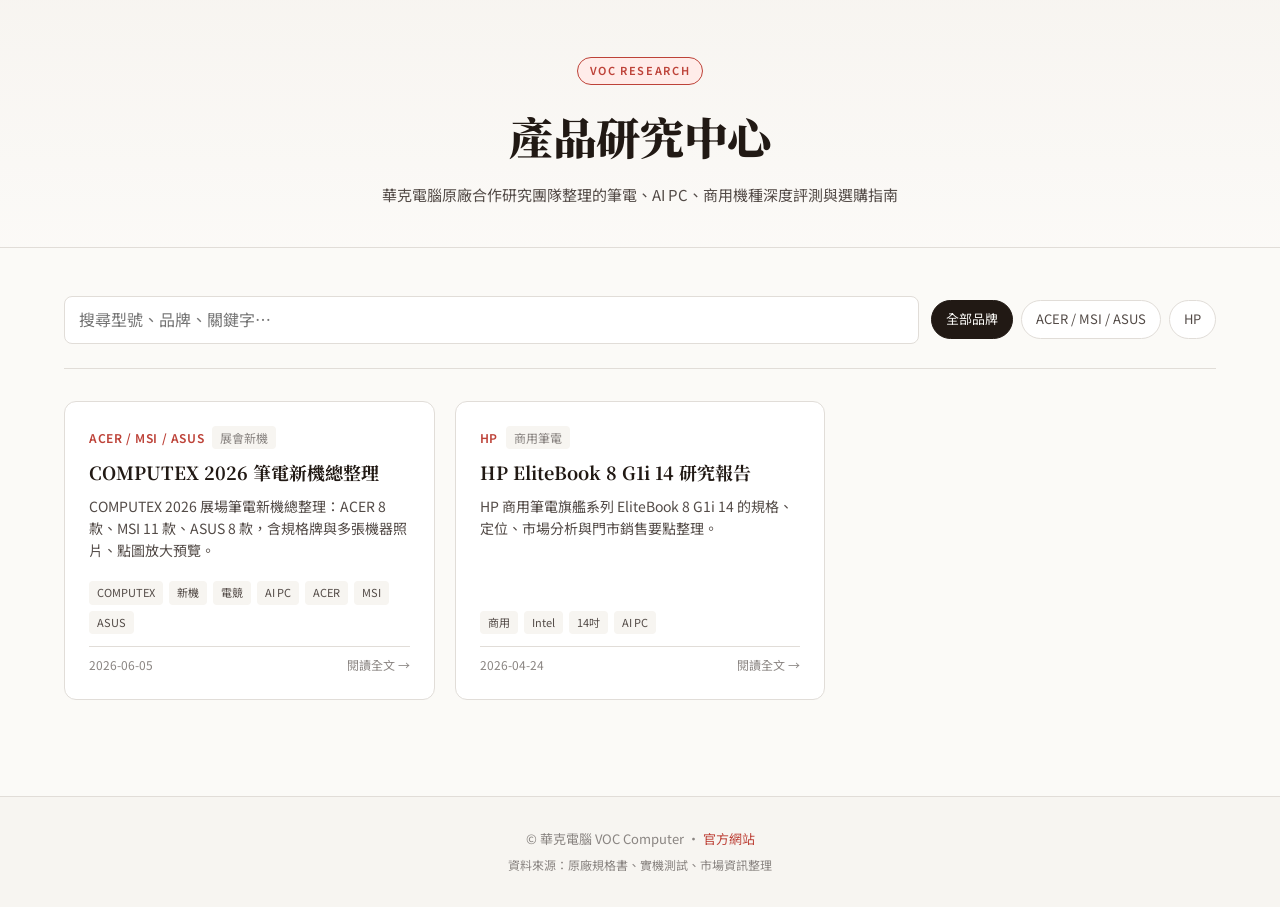
<file: index.html>
<!DOCTYPE html>
<html lang="zh-TW">
<head>
<meta charset="UTF-8">
<meta name="viewport" content="width=device-width, initial-scale=1">
<title>產品研究 — 華克電腦</title>
<meta name="description" content="華克電腦產品研究中心 — 商用筆電、AI PC、高效能機種的深度評測與選購指南。">
<meta property="og:title" content="產品研究 — 華克電腦">
<meta property="og:description" content="華克電腦產品研究中心 — 商用筆電、AI PC、高效能機種的深度評測與選購指南。">
<meta property="og:type" content="website">
<link rel="preconnect" href="https://fonts.googleapis.com">
<link rel="preconnect" href="https://fonts.gstatic.com" crossorigin>
<link href="https://fonts.googleapis.com/css2?family=Noto+Serif+TC:wght@500;700;900&family=Noto+Sans+TC:wght@400;500;700&display=swap" rel="stylesheet">
<link rel="stylesheet" href="assets/style.css">
</head>
<body>

<header class="site-header">
  <div class="brand-mark">VOC Research</div>
  <h1>產品研究中心</h1>
  <p class="tagline">華克電腦原廠合作研究團隊整理的筆電、AI PC、商用機種深度評測與選購指南</p>
</header>

<main>
  <!-- PM 核對表管理區（內部用，PM 看不到也沒差） -->
  <section class="pm-admin" id="pmAdmin" style="display:none;">
    <button onclick="hidePmAdmin()" title="隱藏管理面板（重新打開請加 ?admin=1）" style="position:absolute; top:12px; right:14px; background:transparent; color:#94a3b8; border:1px solid #475569; width:28px; height:28px; cursor:pointer; font-size:14px; line-height:1;">×</button>
    <div class="pm-admin-head">
      <div>
        <div class="pm-admin-eyebrow">PM CHECK · 內部管理</div>
        <h2>PM 規格核對表</h2>
      </div>
      <div class="pm-admin-stats">
        <div class="pm-stat" style="text-align:right;">
          <span class="label" style="display:block;">查詢回覆</span>
          <span style="font-size:13px; color:#cbd5e1;">→ 點右下方按鈕</span>
        </div>
      </div>
    </div>
    <div class="pm-admin-actions">
      <a class="pm-btn primary" href="/pm" target="_blank">📋 PM 填寫頁（給 HP PM）</a>
      <a class="pm-btn" href="https://voc-reports.voccomputer.workers.dev/research/pm-check-results.html" target="_blank">📊 看回覆結果（受 Access 保護）</a>
    </div>
    <p class="pm-admin-tip">短連結：<code>/pm</code>（給 PM 填）· 內部回覆查詢走 voc-reports（需 Cloudflare Access 登入）</p>
  </section>

  <div class="toolbar">
    <input type="search" id="searchInput" placeholder="搜尋型號、品牌、關鍵字…" aria-label="搜尋">
    <div class="filter-group" id="brandFilters">
      <button class="filter-btn active" data-brand="all">全部品牌</button>
    </div>
  </div>

  <div id="reportGrid" class="report-grid"></div>

  <div id="emptyState" class="empty-state" style="display:none;">
    <h2>找不到符合條件的報告</h2>
    <p>試試其他關鍵字或清除篩選</p>
  </div>
</main>

<footer class="site-footer">
  <p>&copy; 華克電腦 VOC Computer · <a href="https://www.voccomputer.com.tw">官方網站</a></p>
  <p style="margin-top:6px; font-size:12px;">資料來源：原廠規格書、實機測試、市場資訊整理</p>
</footer>

<script>
let allReports = [];
let activeFilter = 'all';
let searchTerm = '';

async function loadReports() {
  try {
    const res = await fetch('data/reports.json');
    const data = await res.json();
    allReports = data.reports.sort((a, b) => (b.publishedAt || '').localeCompare(a.publishedAt || ''));
    buildBrandFilters();
    render();
  } catch (e) {
    console.error('載入報告失敗', e);
    document.getElementById('reportGrid').innerHTML = '<p style="color:#999;">載入報告列表失敗，請稍後再試。</p>';
  }
}

function buildBrandFilters() {
  const brands = [...new Set(allReports.map(r => r.brand).filter(Boolean))].sort();
  const container = document.getElementById('brandFilters');
  brands.forEach(brand => {
    const btn = document.createElement('button');
    btn.className = 'filter-btn';
    btn.dataset.brand = brand;
    btn.textContent = brand;
    container.appendChild(btn);
  });
  container.addEventListener('click', e => {
    if (e.target.classList.contains('filter-btn')) {
      activeFilter = e.target.dataset.brand;
      container.querySelectorAll('.filter-btn').forEach(b => b.classList.toggle('active', b.dataset.brand === activeFilter));
      render();
    }
  });
}

function render() {
  const grid = document.getElementById('reportGrid');
  const empty = document.getElementById('emptyState');
  const term = searchTerm.trim().toLowerCase();

  const filtered = allReports.filter(r => {
    if (activeFilter !== 'all' && r.brand !== activeFilter) return false;
    if (!term) return true;
    const haystack = [r.title, r.brand, r.model, r.summary, r.category, ...(r.tags || [])].join(' ').toLowerCase();
    return haystack.includes(term);
  });

  if (filtered.length === 0) {
    grid.innerHTML = '';
    empty.style.display = 'block';
    return;
  }
  empty.style.display = 'none';
  grid.innerHTML = filtered.map(r => `
    <a class="report-card" href="${r.url}">
      <div class="meta">
        <span class="brand-tag">${r.brand || ''}</span>
        ${r.category ? `<span class="category-tag">${r.category}</span>` : ''}
      </div>
      <h3>${r.title}</h3>
      <p>${r.summary || ''}</p>
      ${r.tags && r.tags.length ? `<div class="tags">${r.tags.map(t => `<span class="tag">${t}</span>`).join('')}</div>` : ''}
      <div class="footer">
        <span>${r.publishedAt || ''}</span>
        <span>閱讀全文 →</span>
      </div>
    </a>
  `).join('');
}

document.getElementById('searchInput').addEventListener('input', e => {
  searchTerm = e.target.value;
  render();
});

loadReports();
loadPmAdmin();

function hidePmAdmin() {
  localStorage.removeItem('voc_admin');
  document.getElementById('pmAdmin').style.display = 'none';
}

async function loadPmAdmin() {
  // 加 ?admin=1 才顯示，避免一般訪客看到內部管理；存 localStorage 之後不用再帶
  const isAdmin = new URLSearchParams(location.search).has('admin') || localStorage.getItem('voc_admin') === '1';
  if (!isAdmin) return;
  if (new URLSearchParams(location.search).has('admin')) localStorage.setItem('voc_admin', '1');
  document.getElementById('pmAdmin').style.display = 'block';
}
</script>

</body>
</html>
</file>
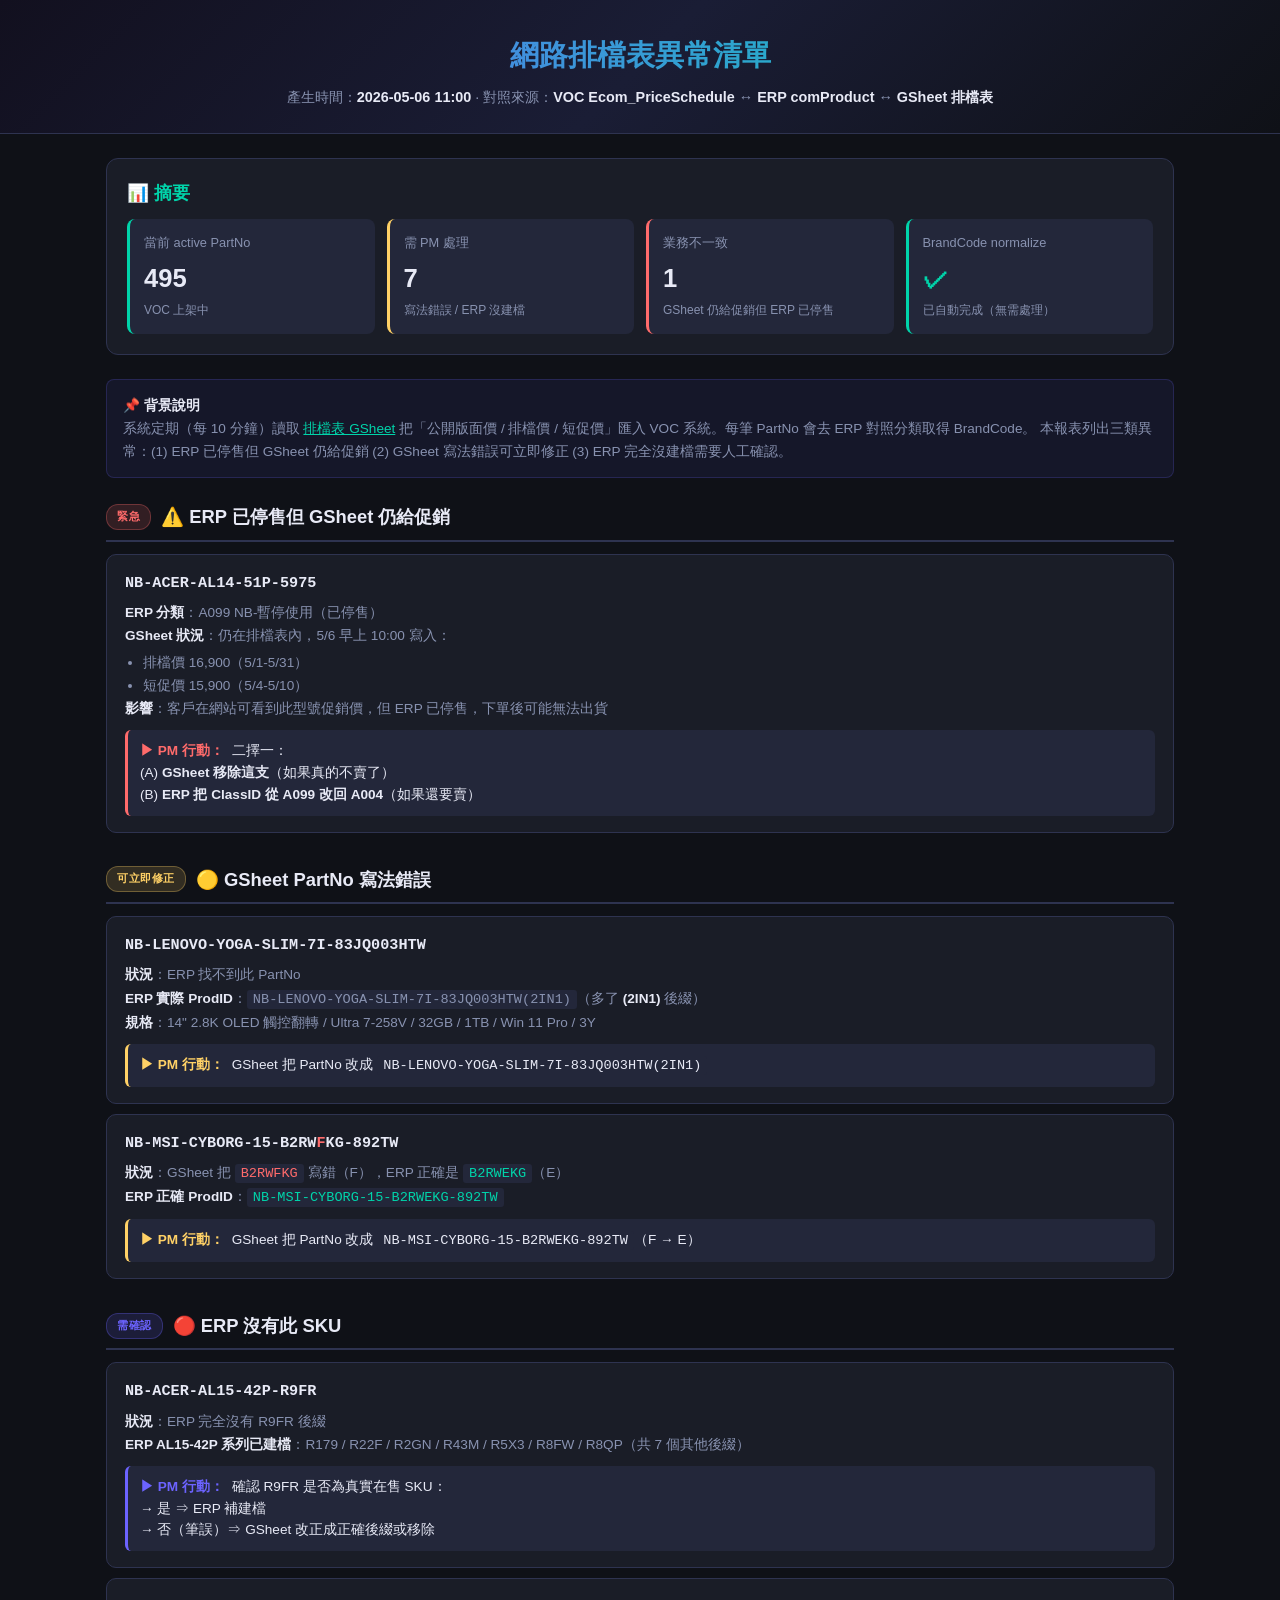
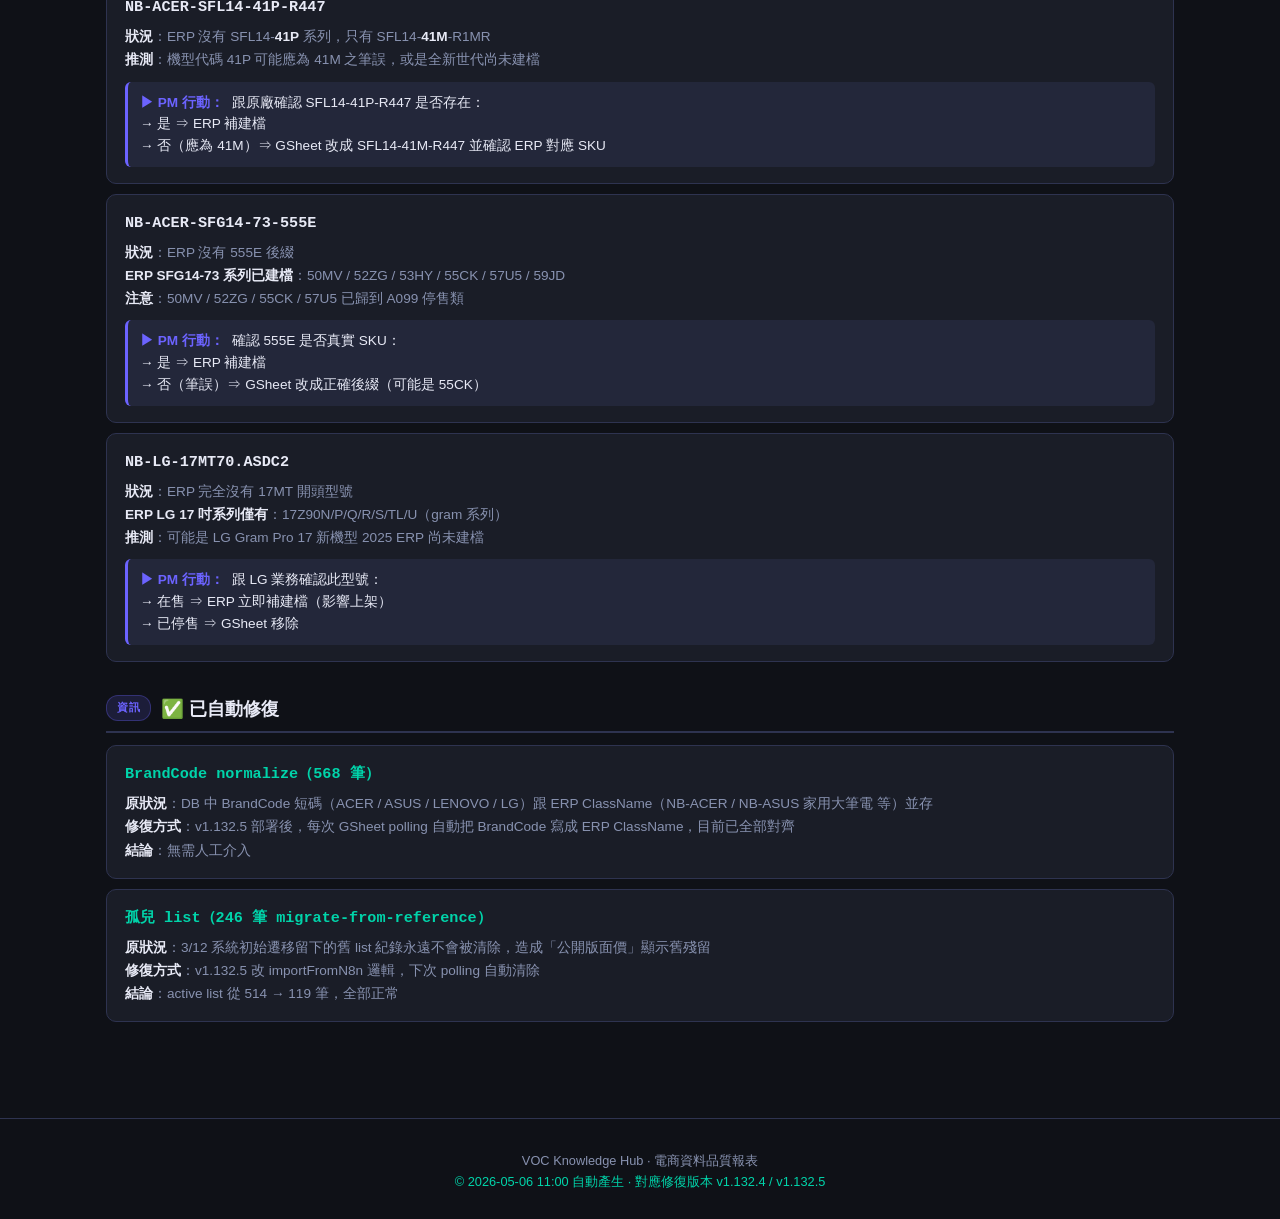
<file: ecom-pricing/2026-05-06-anomalies.html>
<!DOCTYPE html>
<html lang="zh-TW">
<head>
<meta charset="UTF-8">
<meta name="viewport" content="width=device-width, initial-scale=1.0">
<title>網路排檔表異常清單 — 2026-05-06</title>
<style>
  :root {
    --primary: #6c63ff;
    --accent: #00d4aa;
    --warn: #ffd166;
    --danger: #ff6b6b;
    --bg: #0f1117;
    --bg2: #1a1d27;
    --bg3: #23273a;
    --text: #e8eaf6;
    --text-muted: #8892b0;
    --border: #2e3350;
  }
  * { box-sizing: border-box; margin: 0; padding: 0; }
  body {
    font-family: 'Segoe UI', 'PingFang TC', 'Noto Sans TC', sans-serif;
    background: var(--bg);
    color: var(--text);
    min-height: 100vh;
    line-height: 1.6;
  }

  header {
    background: linear-gradient(135deg, #12101f 0%, #1a1d35 50%, #0f1117 100%);
    border-bottom: 1px solid var(--border);
    padding: 32px 24px 24px;
    text-align: center;
  }
  header h1 {
    font-size: 1.8rem;
    background: linear-gradient(90deg, var(--primary), var(--accent));
    -webkit-background-clip: text;
    -webkit-text-fill-color: transparent;
    background-clip: text;
    margin-bottom: 8px;
  }
  header .meta {
    font-size: 0.9rem;
    color: var(--text-muted);
  }
  header .meta strong { color: var(--text); }

  .container {
    max-width: 1100px;
    margin: 0 auto;
    padding: 24px 16px;
  }

  .summary {
    background: var(--bg2);
    border: 1px solid var(--border);
    border-radius: 12px;
    padding: 20px;
    margin-bottom: 24px;
  }
  .summary h2 {
    font-size: 1.1rem;
    margin-bottom: 12px;
    color: var(--accent);
  }
  .summary .stats {
    display: grid;
    grid-template-columns: repeat(auto-fit, minmax(170px, 1fr));
    gap: 12px;
  }
  .summary .stat {
    background: var(--bg3);
    padding: 14px;
    border-radius: 8px;
    border-left: 3px solid var(--accent);
  }
  .summary .stat.warn { border-left-color: var(--warn); }
  .summary .stat.danger { border-left-color: var(--danger); }
  .summary .stat .label { font-size: 0.8rem; color: var(--text-muted); }
  .summary .stat .value { font-size: 1.6rem; font-weight: 600; margin-top: 4px; }
  .summary .stat .desc { font-size: 0.75rem; color: var(--text-muted); margin-top: 2px; }

  .section {
    margin-bottom: 32px;
  }
  .section h2 {
    font-size: 1.15rem;
    margin-bottom: 12px;
    padding-bottom: 8px;
    border-bottom: 2px solid var(--border);
    display: flex;
    align-items: center;
    gap: 10px;
  }
  .badge {
    display: inline-block;
    padding: 3px 10px;
    border-radius: 12px;
    font-size: 0.7rem;
    font-weight: 600;
    text-transform: uppercase;
    letter-spacing: 0.05em;
  }
  .badge-danger { background: rgba(255, 107, 107, 0.15); color: var(--danger); border: 1px solid rgba(255, 107, 107, 0.3); }
  .badge-warn { background: rgba(255, 209, 102, 0.15); color: var(--warn); border: 1px solid rgba(255, 209, 102, 0.3); }
  .badge-info { background: rgba(108, 99, 255, 0.15); color: var(--primary); border: 1px solid rgba(108, 99, 255, 0.3); }

  .item {
    background: var(--bg2);
    border: 1px solid var(--border);
    border-radius: 10px;
    padding: 16px 18px;
    margin-bottom: 10px;
  }
  .item .partno {
    font-family: 'SF Mono', Consolas, monospace;
    font-size: 0.95rem;
    color: var(--text);
    font-weight: 600;
    margin-bottom: 6px;
    word-break: break-all;
  }
  .item .detail {
    font-size: 0.85rem;
    color: var(--text-muted);
    line-height: 1.7;
  }
  .item .detail strong { color: var(--text); }
  .item .action {
    margin-top: 10px;
    padding: 10px 12px;
    background: var(--bg3);
    border-radius: 6px;
    border-left: 3px solid var(--primary);
    font-size: 0.85rem;
  }
  .item .action::before {
    content: "▶ PM 行動：";
    color: var(--primary);
    font-weight: 600;
    margin-right: 4px;
  }
  .item .action.urgent { border-left-color: var(--danger); }
  .item .action.urgent::before { color: var(--danger); }
  .item .action.fix { border-left-color: var(--warn); }
  .item .action.fix::before { color: var(--warn); }

  .erp-suggestion {
    margin-top: 8px;
    padding: 8px 12px;
    background: rgba(0, 212, 170, 0.08);
    border-radius: 6px;
    font-size: 0.8rem;
    color: var(--accent);
  }
  .erp-suggestion code {
    background: var(--bg3);
    padding: 1px 6px;
    border-radius: 3px;
    font-family: 'SF Mono', Consolas, monospace;
    color: var(--text);
  }

  .gsheet-link {
    display: inline-block;
    margin-top: 8px;
    padding: 8px 14px;
    background: linear-gradient(90deg, var(--primary), var(--accent));
    color: white;
    border-radius: 6px;
    text-decoration: none;
    font-size: 0.85rem;
    font-weight: 600;
  }
  .gsheet-link:hover { opacity: 0.9; }

  .footer {
    text-align: center;
    color: var(--text-muted);
    font-size: 0.8rem;
    padding: 32px 16px;
    border-top: 1px solid var(--border);
    margin-top: 40px;
  }
  .footer .ts { color: var(--accent); }

  .context-box {
    background: rgba(108, 99, 255, 0.08);
    border: 1px solid rgba(108, 99, 255, 0.2);
    border-radius: 8px;
    padding: 14px 16px;
    margin-bottom: 24px;
    font-size: 0.85rem;
    color: var(--text-muted);
    line-height: 1.7;
  }
  .context-box strong { color: var(--text); }

  @media (max-width: 600px) {
    header { padding: 20px 16px; }
    header h1 { font-size: 1.3rem; }
    .summary .stats { grid-template-columns: 1fr 1fr; }
    .summary .stat .value { font-size: 1.3rem; }
  }
</style>
</head>
<body>

<header>
  <h1>網路排檔表異常清單</h1>
  <div class="meta">
    產生時間：<strong>2026-05-06 11:00</strong> ·
    對照來源：<strong>VOC Ecom_PriceSchedule</strong> ↔ <strong>ERP comProduct</strong> ↔ <strong>GSheet 排檔表</strong>
  </div>
</header>

<div class="container">

  <div class="summary">
    <h2>📊 摘要</h2>
    <div class="stats">
      <div class="stat">
        <div class="label">當前 active PartNo</div>
        <div class="value">495</div>
        <div class="desc">VOC 上架中</div>
      </div>
      <div class="stat warn">
        <div class="label">需 PM 處理</div>
        <div class="value">7</div>
        <div class="desc">寫法錯誤 / ERP 沒建檔</div>
      </div>
      <div class="stat danger">
        <div class="label">業務不一致</div>
        <div class="value">1</div>
        <div class="desc">GSheet 仍給促銷但 ERP 已停售</div>
      </div>
      <div class="stat">
        <div class="label">BrandCode normalize</div>
        <div class="value" style="color: var(--accent);">✓</div>
        <div class="desc">已自動完成（無需處理）</div>
      </div>
    </div>
  </div>

  <div class="context-box">
    <strong>📌 背景說明</strong><br>
    系統定期（每 10 分鐘）讀取
    <a href="https://docs.google.com/spreadsheets/d/1UK-G481xxCRcPJ7mfjayNyGyOSh4la5i1AHtluyW1ug/edit" target="_blank" style="color: var(--accent);">排檔表 GSheet</a>
    把「公開版面價 / 排檔價 / 短促價」匯入 VOC 系統。每筆 PartNo 會去 ERP 對照分類取得 BrandCode。
    本報表列出三類異常：(1) ERP 已停售但 GSheet 仍給促銷 (2) GSheet 寫法錯誤可立即修正 (3) ERP 完全沒建檔需要人工確認。
  </div>

  <!-- ============================================ -->
  <!-- Section 1: 業務不一致（最緊急）             -->
  <!-- ============================================ -->
  <div class="section">
    <h2><span class="badge badge-danger">緊急</span> ⚠️ ERP 已停售但 GSheet 仍給促銷</h2>

    <div class="item">
      <div class="partno">NB-ACER-AL14-51P-5975</div>
      <div class="detail">
        <strong>ERP 分類</strong>：A099 NB-暫停使用（已停售）<br>
        <strong>GSheet 狀況</strong>：仍在排檔表內，5/6 早上 10:00 寫入：
        <ul style="margin: 4px 0 0 18px;">
          <li>排檔價 16,900（5/1-5/31）</li>
          <li>短促價 15,900（5/4-5/10）</li>
        </ul>
        <strong>影響</strong>：客戶在網站可看到此型號促銷價，但 ERP 已停售，下單後可能無法出貨
      </div>
      <div class="action urgent">
        二擇一：<br>
        (A) <strong>GSheet 移除這支</strong>（如果真的不賣了）<br>
        (B) <strong>ERP 把 ClassID 從 A099 改回 A004</strong>（如果還要賣）
      </div>
    </div>
  </div>

  <!-- ============================================ -->
  <!-- Section 2: GSheet 寫法錯誤（容易修）       -->
  <!-- ============================================ -->
  <div class="section">
    <h2><span class="badge badge-warn">可立即修正</span> 🟡 GSheet PartNo 寫法錯誤</h2>

    <div class="item">
      <div class="partno">NB-LENOVO-YOGA-SLIM-7I-83JQ003HTW</div>
      <div class="detail">
        <strong>狀況</strong>：ERP 找不到此 PartNo<br>
        <strong>ERP 實際 ProdID</strong>：<code style="background: var(--bg3); padding: 2px 6px; border-radius: 3px;">NB-LENOVO-YOGA-SLIM-7I-83JQ003HTW(2IN1)</code>（多了 <strong>(2IN1)</strong> 後綴）<br>
        <strong>規格</strong>：14" 2.8K OLED 觸控翻轉 / Ultra 7-258V / 32GB / 1TB / Win 11 Pro / 3Y
      </div>
      <div class="action fix">
        GSheet 把 PartNo 改成 <code style="background: var(--bg3); padding: 2px 6px; border-radius: 3px;">NB-LENOVO-YOGA-SLIM-7I-83JQ003HTW(2IN1)</code>
      </div>
    </div>

    <div class="item">
      <div class="partno">NB-MSI-CYBORG-15-B2RW<span style="color: var(--danger);">F</span>KG-892TW</div>
      <div class="detail">
        <strong>狀況</strong>：GSheet 把 <code style="background: var(--bg3); padding: 2px 6px; border-radius: 3px; color: var(--danger);">B2RWFKG</code> 寫錯（F），ERP 正確是 <code style="background: var(--bg3); padding: 2px 6px; border-radius: 3px; color: var(--accent);">B2RW<span style="color: var(--accent);">E</span>KG</code>（E）<br>
        <strong>ERP 正確 ProdID</strong>：<code style="background: var(--bg3); padding: 2px 6px; border-radius: 3px; color: var(--accent);">NB-MSI-CYBORG-15-B2RWEKG-892TW</code>
      </div>
      <div class="action fix">
        GSheet 把 PartNo 改成 <code style="background: var(--bg3); padding: 2px 6px; border-radius: 3px;">NB-MSI-CYBORG-15-B2RWEKG-892TW</code>（F → E）
      </div>
    </div>
  </div>

  <!-- ============================================ -->
  <!-- Section 3: ERP 沒建檔（需確認）            -->
  <!-- ============================================ -->
  <div class="section">
    <h2><span class="badge badge-info">需確認</span> 🔴 ERP 沒有此 SKU</h2>

    <div class="item">
      <div class="partno">NB-ACER-AL15-42P-R9FR</div>
      <div class="detail">
        <strong>狀況</strong>：ERP 完全沒有 R9FR 後綴<br>
        <strong>ERP AL15-42P 系列已建檔</strong>：R179 / R22F / R2GN / R43M / R5X3 / R8FW / R8QP（共 7 個其他後綴）
      </div>
      <div class="action">
        確認 R9FR 是否為真實在售 SKU：<br>
        → 是 ⇒ ERP 補建檔<br>
        → 否（筆誤）⇒ GSheet 改正成正確後綴或移除
      </div>
    </div>

    <div class="item">
      <div class="partno">NB-ACER-SFL14-41P-R447</div>
      <div class="detail">
        <strong>狀況</strong>：ERP 沒有 SFL14-<strong>41P</strong> 系列，只有 SFL14-<strong>41M</strong>-R1MR<br>
        <strong>推測</strong>：機型代碼 41P 可能應為 41M 之筆誤，或是全新世代尚未建檔
      </div>
      <div class="action">
        跟原廠確認 SFL14-41P-R447 是否存在：<br>
        → 是 ⇒ ERP 補建檔<br>
        → 否（應為 41M）⇒ GSheet 改成 SFL14-41M-R447 並確認 ERP 對應 SKU
      </div>
    </div>

    <div class="item">
      <div class="partno">NB-ACER-SFG14-73-555E</div>
      <div class="detail">
        <strong>狀況</strong>：ERP 沒有 555E 後綴<br>
        <strong>ERP SFG14-73 系列已建檔</strong>：50MV / 52ZG / 53HY / 55CK / 57U5 / 59JD<br>
        <strong>注意</strong>：50MV / 52ZG / 55CK / 57U5 已歸到 A099 停售類
      </div>
      <div class="action">
        確認 555E 是否真實 SKU：<br>
        → 是 ⇒ ERP 補建檔<br>
        → 否（筆誤）⇒ GSheet 改成正確後綴（可能是 55CK）
      </div>
    </div>

    <div class="item">
      <div class="partno">NB-LG-17MT70.ASDC2</div>
      <div class="detail">
        <strong>狀況</strong>：ERP 完全沒有 17MT 開頭型號<br>
        <strong>ERP LG 17 吋系列僅有</strong>：17Z90N/P/Q/R/S/TL/U（gram 系列）<br>
        <strong>推測</strong>：可能是 LG Gram Pro 17 新機型 2025 ERP 尚未建檔
      </div>
      <div class="action">
        跟 LG 業務確認此型號：<br>
        → 在售 ⇒ ERP 立即補建檔（影響上架）<br>
        → 已停售 ⇒ GSheet 移除
      </div>
    </div>
  </div>

  <!-- ============================================ -->
  <!-- Section 4: 已自動修復（資訊）              -->
  <!-- ============================================ -->
  <div class="section">
    <h2><span class="badge badge-info">資訊</span> ✅ 已自動修復</h2>

    <div class="item">
      <div class="partno" style="color: var(--accent);">BrandCode normalize（568 筆）</div>
      <div class="detail">
        <strong>原狀況</strong>：DB 中 BrandCode 短碼（ACER / ASUS / LENOVO / LG）跟 ERP ClassName（NB-ACER / NB-ASUS 家用大筆電 等）並存<br>
        <strong>修復方式</strong>：v1.132.5 部署後，每次 GSheet polling 自動把 BrandCode 寫成 ERP ClassName，目前已全部對齊<br>
        <strong>結論</strong>：無需人工介入
      </div>
    </div>

    <div class="item">
      <div class="partno" style="color: var(--accent);">孤兒 list（246 筆 migrate-from-reference）</div>
      <div class="detail">
        <strong>原狀況</strong>：3/12 系統初始遷移留下的舊 list 紀錄永遠不會被清除，造成「公開版面價」顯示舊殘留<br>
        <strong>修復方式</strong>：v1.132.5 改 importFromN8n 邏輯，下次 polling 自動清除<br>
        <strong>結論</strong>：active list 從 514 → 119 筆，全部正常
      </div>
    </div>
  </div>

</div>

<div class="footer">
  <div>VOC Knowledge Hub · 電商資料品質報表</div>
  <div class="ts">© 2026-05-06 11:00 自動產生 · 對應修復版本 v1.132.4 / v1.132.5</div>
</div>

</body>
</html>
</file>
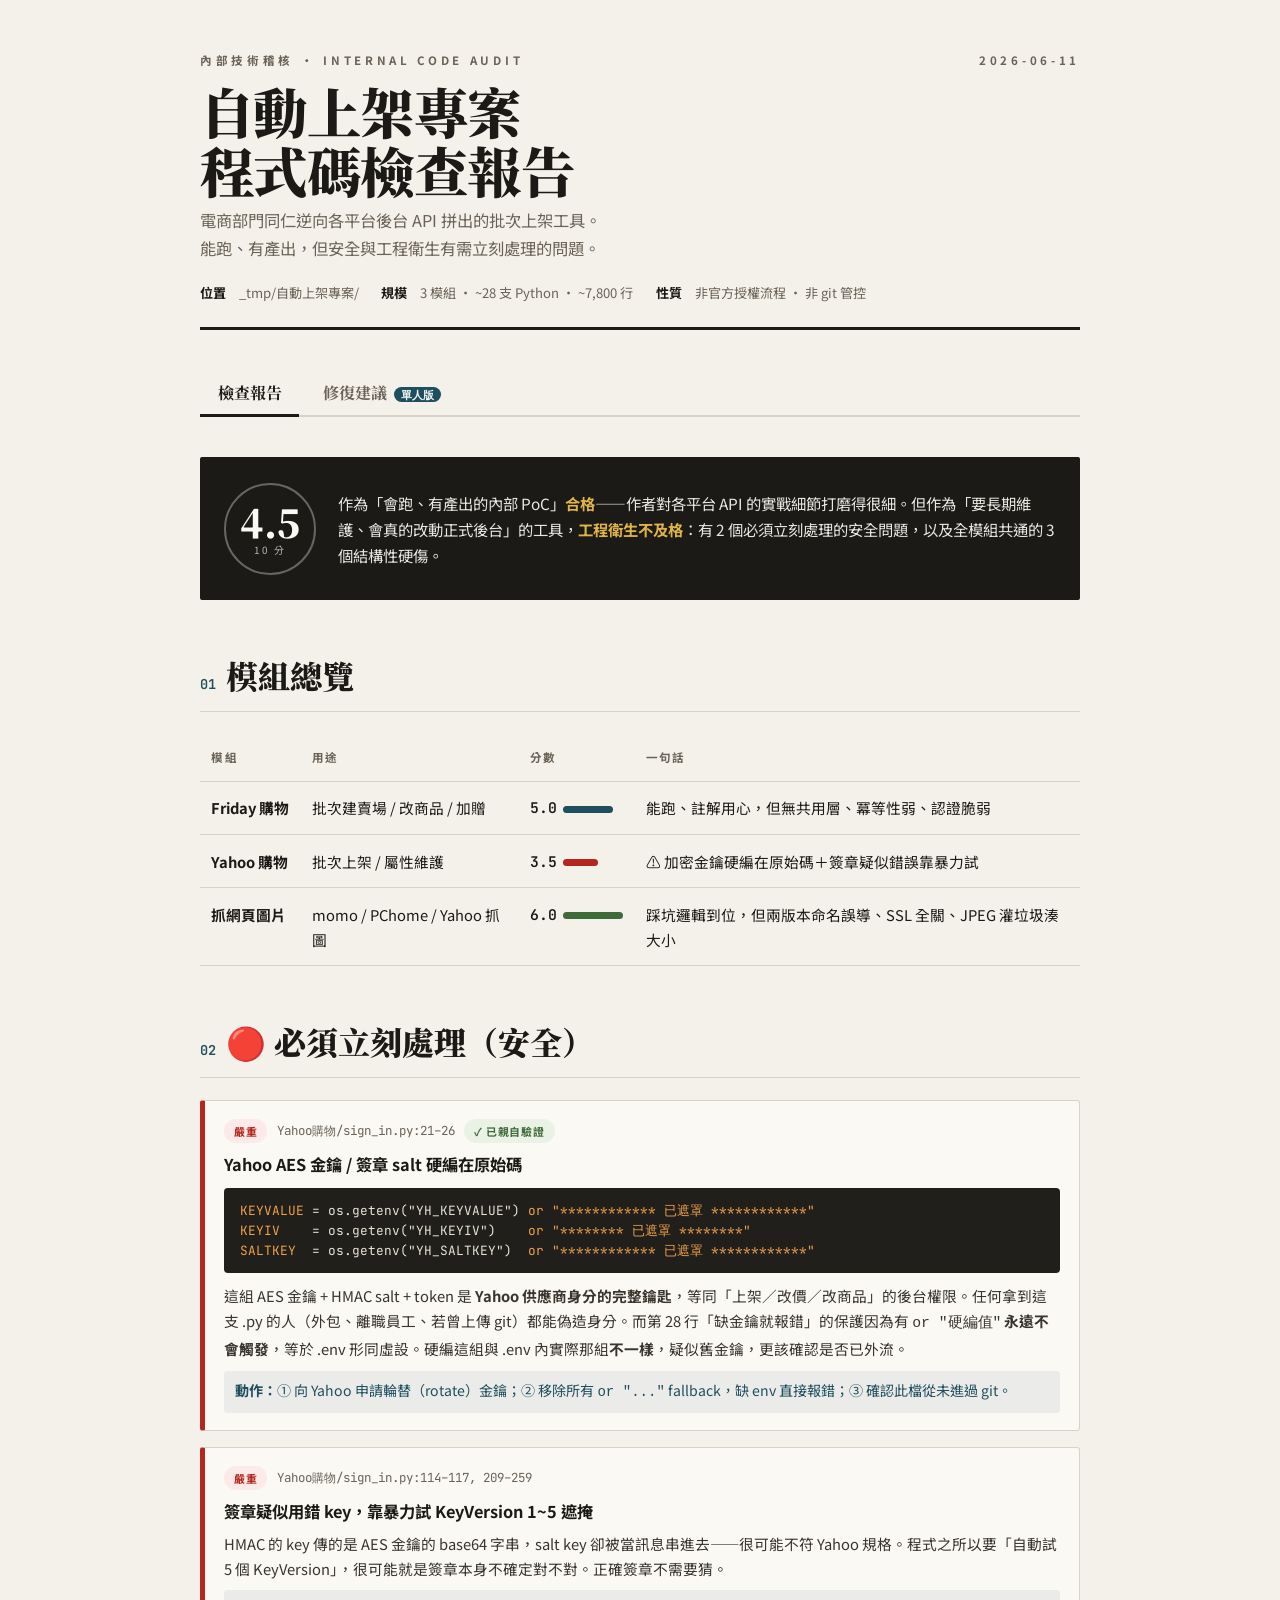
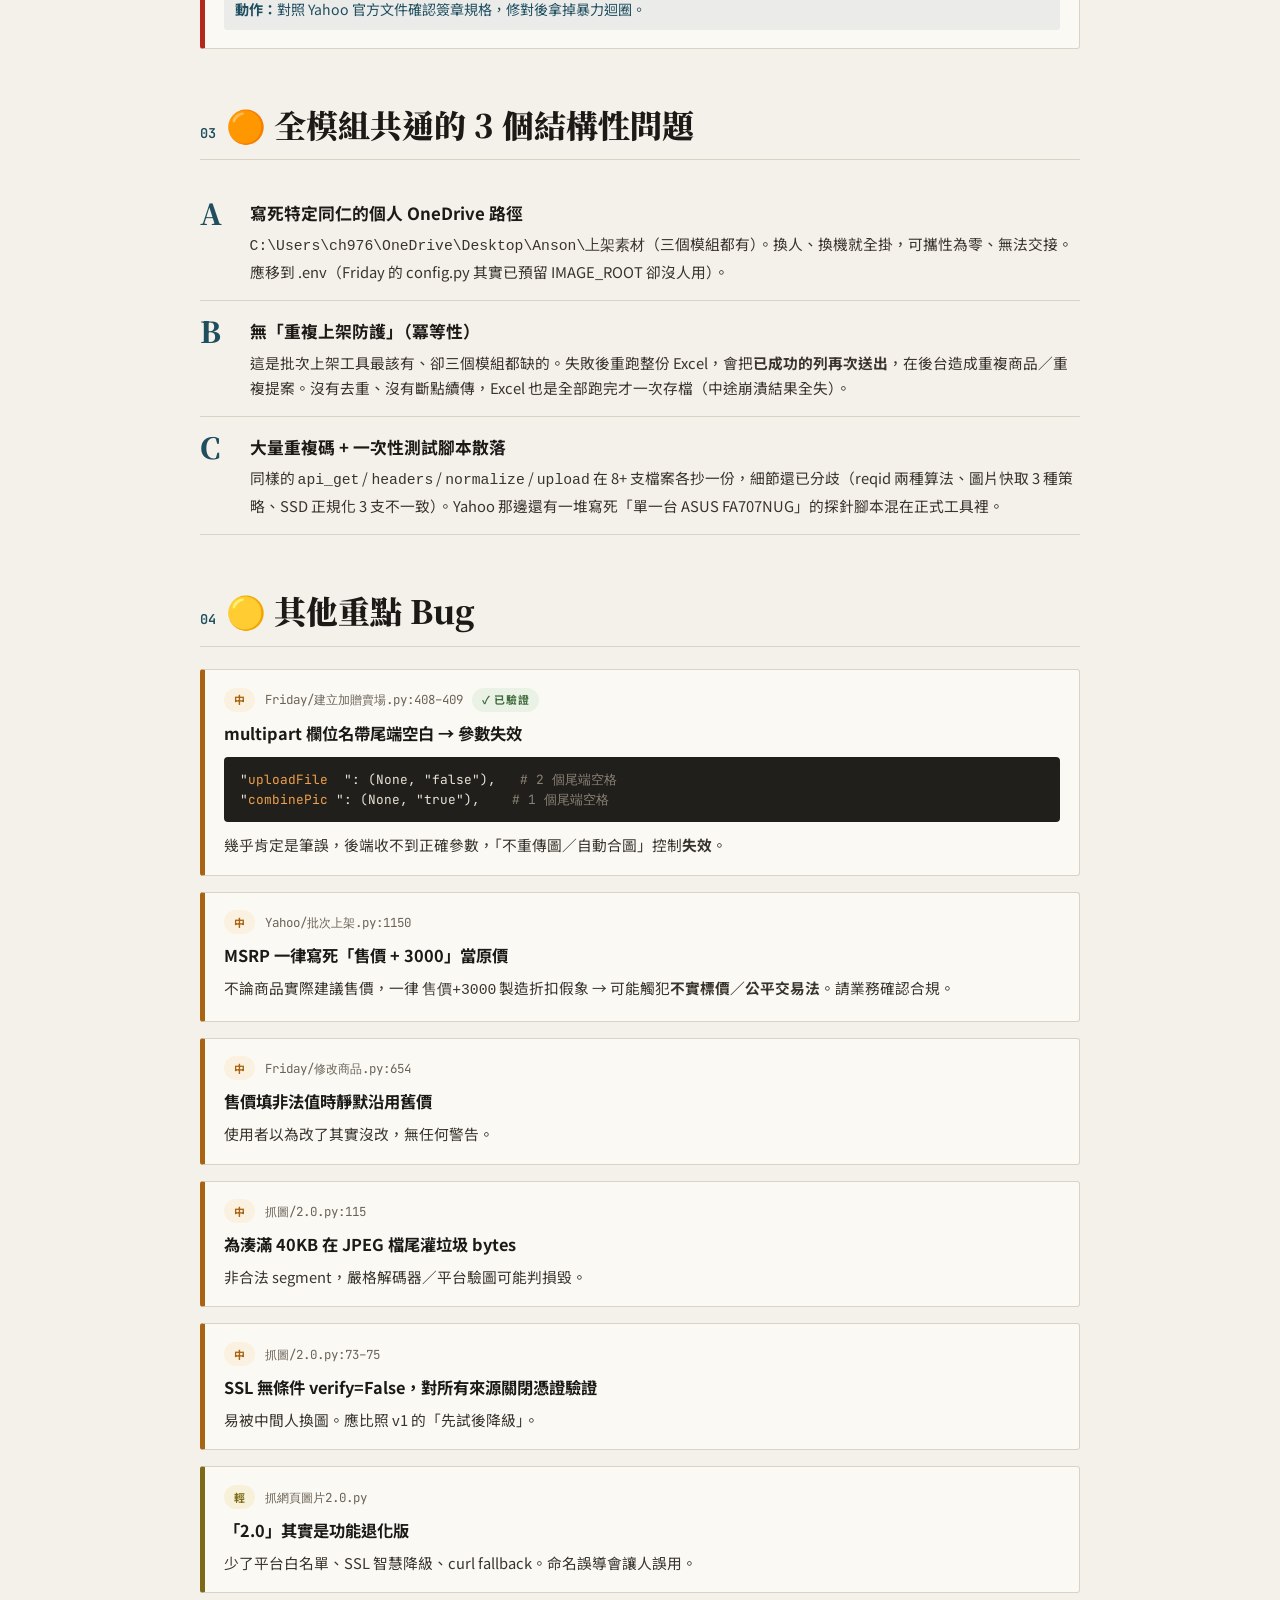
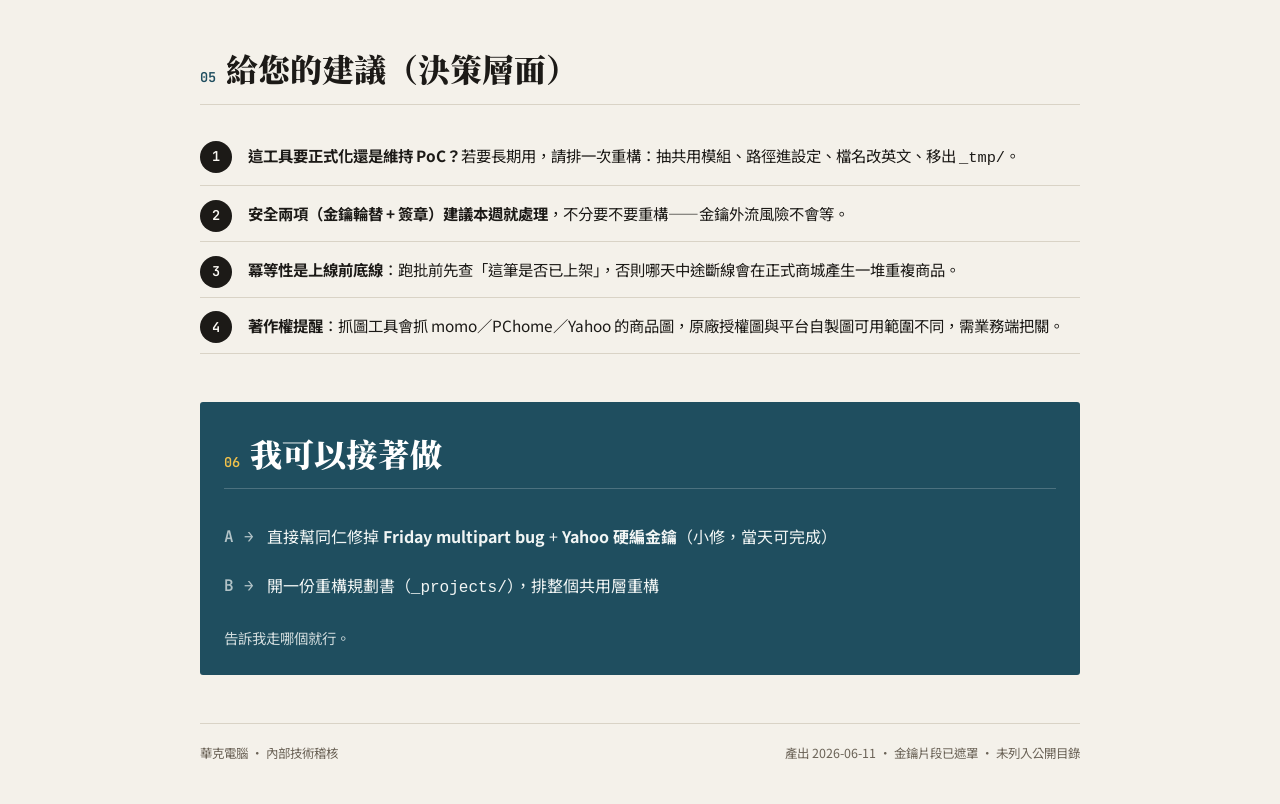
<file: research/auto-listing-code-audit.html>
<!DOCTYPE html>
<html lang="zh-Hant">
<head>
<meta charset="UTF-8">
<meta name="viewport" content="width=device-width, initial-scale=1.0">
<title>自動上架專案 — 程式碼檢查報告</title>
<link rel="preconnect" href="https://fonts.googleapis.com">
<link rel="preconnect" href="https://fonts.gstatic.com" crossorigin>
<link href="https://fonts.googleapis.com/css2?family=Noto+Sans+TC:wght@400;500;700;900&family=Noto+Serif+TC:wght@500;700;900&family=JetBrains+Mono:wght@400;600&display=swap" rel="stylesheet">
<style>
  :root{
    --ink:#1c1a17;
    --paper:#f4f1ea;
    --paper-2:#fbf9f4;
    --line:#d9d3c6;
    --muted:#6b6357;
    --red:#b3271e;
    --red-bg:#fbeae8;
    --amber:#a86412;
    --amber-bg:#fbf1e0;
    --yellow:#7d6a18;
    --yellow-bg:#f7f1da;
    --green:#3f6b3a;
    --green-bg:#eaf2e6;
    --accent:#1f4e5f;
  }
  *{box-sizing:border-box;margin:0;padding:0}
  html{scroll-behavior:smooth}
  body{
    background:var(--paper);
    color:var(--ink);
    font-family:"Noto Sans TC",-apple-system,sans-serif;
    line-height:1.7;
    font-size:16px;
    -webkit-font-smoothing:antialiased;
    padding:clamp(1rem,4vw,3.5rem) clamp(1rem,5vw,2rem);
  }
  .wrap{max-width:880px;margin:0 auto}

  /* ---- Masthead ---- */
  .masthead{
    border-bottom:3px solid var(--ink);
    padding-bottom:1.4rem;
    margin-bottom:2.5rem;
  }
  .kicker{
    font-size:.72rem;letter-spacing:.32em;text-transform:uppercase;
    color:var(--muted);font-weight:700;
    display:flex;justify-content:space-between;flex-wrap:wrap;gap:.5rem;
  }
  h1{
    font-family:"Noto Serif TC",serif;
    font-weight:900;
    font-size:clamp(2rem,6.5vw,3.4rem);
    line-height:1.08;
    margin:.7rem 0 .5rem;
    letter-spacing:-.01em;
  }
  .dek{font-size:1.02rem;color:var(--muted);max-width:46ch}
  .meta-row{
    display:flex;flex-wrap:wrap;gap:1.4rem;margin-top:1.2rem;
    font-size:.82rem;color:var(--muted);
  }
  .meta-row b{color:var(--ink);font-weight:700}

  /* ---- Verdict banner ---- */
  .verdict{
    background:var(--ink);color:var(--paper-2);
    border-radius:2px;padding:1.6rem 1.5rem;margin:2.5rem 0;
    display:grid;grid-template-columns:auto 1fr;gap:1.4rem;align-items:center;
  }
  .score-badge{
    font-family:"Noto Serif TC",serif;font-weight:900;
    font-size:2.4rem;line-height:1;text-align:center;
    border:2px solid rgba(244,241,234,.35);border-radius:50%;
    width:92px;height:92px;display:flex;flex-direction:column;
    align-items:center;justify-content:center;
  }
  .score-badge small{font-size:.62rem;letter-spacing:.18em;font-weight:400;
    font-family:"Noto Sans TC";opacity:.7;margin-top:.2rem}
  .verdict p{font-size:.96rem;opacity:.92}
  .verdict strong{color:#f0c14b}

  /* ---- Section ---- */
  section{margin:3rem 0}
  h2{
    font-family:"Noto Serif TC",serif;font-weight:900;
    font-size:clamp(1.4rem,4vw,2rem);
    display:flex;align-items:baseline;gap:.6rem;
    border-bottom:1px solid var(--line);padding-bottom:.5rem;margin-bottom:1.4rem;
  }
  h2 .num{font-size:.85rem;color:var(--accent);font-family:"JetBrains Mono";font-weight:600}
  .lead{font-size:1.05rem;color:var(--ink);margin-bottom:1.4rem}
  .lead.muted{color:var(--muted)}

  /* ---- Module table ---- */
  .modtable{width:100%;border-collapse:collapse;margin:1rem 0;font-size:.92rem}
  .modtable th,.modtable td{text-align:left;padding:.85rem .7rem;border-bottom:1px solid var(--line);vertical-align:top}
  .modtable th{font-size:.72rem;letter-spacing:.12em;text-transform:uppercase;color:var(--muted);font-weight:700}
  .modtable .mod{font-weight:700;white-space:nowrap}
  .modtable .sc{font-family:"JetBrains Mono";font-weight:600;white-space:nowrap}
  .bar{display:inline-block;height:7px;border-radius:4px;background:var(--accent);vertical-align:middle;margin-left:.4rem}

  /* ---- Finding cards ---- */
  .finding{
    background:var(--paper-2);border:1px solid var(--line);border-left-width:5px;
    border-radius:3px;padding:1.1rem 1.2rem;margin:1rem 0;
  }
  .finding.sev-crit{border-left-color:var(--red)}
  .finding.sev-mid{border-left-color:var(--amber)}
  .finding.sev-low{border-left-color:var(--yellow)}
  .finding.sev-good{border-left-color:var(--green)}
  .ftop{display:flex;flex-wrap:wrap;align-items:center;gap:.6rem;margin-bottom:.5rem}
  .tag{
    font-size:.68rem;font-weight:700;letter-spacing:.08em;
    padding:.18rem .6rem;border-radius:100px;white-space:nowrap;
  }
  .tag.crit{background:var(--red-bg);color:var(--red)}
  .tag.mid{background:var(--amber-bg);color:var(--amber)}
  .tag.low{background:var(--yellow-bg);color:var(--yellow)}
  .tag.good{background:var(--green-bg);color:var(--green)}
  .floc{font-family:"JetBrains Mono";font-size:.78rem;color:var(--muted)}
  .ftitle{font-weight:700;font-size:1.02rem}
  .finding p{font-size:.92rem;color:#39342c;margin-top:.3rem}
  .finding .action{margin-top:.6rem;font-size:.88rem;background:rgba(31,78,95,.07);
    border-radius:3px;padding:.5rem .7rem;color:var(--accent)}
  .finding .action b{color:var(--accent)}
  pre{
    background:#211f1b;color:#e8e2d6;border-radius:4px;
    padding:.8rem 1rem;margin:.6rem 0;overflow-x:auto;
    font-family:"JetBrains Mono";font-size:.8rem;line-height:1.55;
  }
  pre .cmt{color:#8a8275}
  pre .hl{color:#f0a14b}

  /* ---- Common issues ---- */
  .issue{display:grid;grid-template-columns:2.2rem 1fr;gap:.9rem;padding:1rem 0;border-bottom:1px solid var(--line)}
  .issue .letter{font-family:"Noto Serif TC";font-weight:900;font-size:1.8rem;color:var(--accent);line-height:1}
  .issue h3{font-size:1.05rem;font-weight:700;margin-bottom:.25rem}
  .issue p{font-size:.92rem;color:#39342c}

  /* ---- Actions list ---- */
  .acts{counter-reset:a;list-style:none}
  .acts li{
    counter-increment:a;position:relative;padding:.9rem 0 .9rem 3rem;
    border-bottom:1px solid var(--line);font-size:.96rem;
  }
  .acts li::before{
    content:counter(a);position:absolute;left:0;top:.85rem;
    width:2rem;height:2rem;border-radius:50%;background:var(--ink);color:var(--paper-2);
    display:flex;align-items:center;justify-content:center;
    font-family:"JetBrains Mono";font-weight:600;font-size:.85rem;
  }
  .acts li b{font-weight:700}

  /* ---- Next step ---- */
  .next{background:var(--accent);color:#f1f5f4;border-radius:3px;padding:1.5rem;margin-top:1.5rem}
  .next h2{color:#fff;border-color:rgba(255,255,255,.2)}
  .next .opt{display:flex;gap:.8rem;padding:.7rem 0;align-items:flex-start}
  .next .opt span{font-family:"JetBrains Mono";font-weight:600;opacity:.7}
  .next a{color:#f0c14b}

  footer{margin-top:3rem;padding-top:1.2rem;border-top:1px solid var(--line);
    font-size:.78rem;color:var(--muted);display:flex;justify-content:space-between;flex-wrap:wrap;gap:.5rem}

  /* ---- Tabs ---- */
  .tabs{display:flex;gap:.4rem;margin:2rem 0 .5rem;border-bottom:2px solid var(--line)}
  .tab{
    appearance:none;border:none;background:none;cursor:pointer;
    font-family:"Noto Serif TC",serif;font-weight:700;font-size:1rem;
    color:var(--muted);padding:.7rem 1.1rem;position:relative;
    border-radius:3px 3px 0 0;transition:color .2s;
  }
  .tab:hover{color:var(--ink)}
  .tab[aria-selected="true"]{color:var(--ink)}
  .tab[aria-selected="true"]::after{
    content:"";position:absolute;left:0;right:0;bottom:-2px;height:3px;background:var(--ink);
  }
  .tab .badge{font-family:"JetBrains Mono";font-size:.7rem;font-weight:600;
    background:var(--accent);color:#f1f5f4;border-radius:100px;padding:.05rem .45rem;margin-left:.4rem;vertical-align:middle}
  .pane{display:none}
  .pane.active{display:block;animation:fade .3s ease-out}
  @keyframes fade{from{opacity:0;transform:translateY(6px)}to{opacity:1;transform:none}}

  /* ---- Plan-specific ---- */
  .roadmap{margin:1.4rem 0}
  .ph{
    display:grid;grid-template-columns:auto 1fr;gap:1.1rem;
    padding:1.1rem 0;border-bottom:1px solid var(--line);
  }
  .ph .pnum{
    font-family:"JetBrains Mono";font-weight:600;font-size:.78rem;
    background:var(--ink);color:var(--paper-2);border-radius:3px;
    padding:.35rem .55rem;height:fit-content;white-space:nowrap;text-align:center;
  }
  .ph.crit .pnum{background:var(--red)}
  .ph h3{font-family:"Noto Serif TC";font-size:1.12rem;font-weight:700;margin-bottom:.2rem;display:flex;flex-wrap:wrap;gap:.5rem;align-items:baseline}
  .ph h3 .est{font-family:"JetBrains Mono";font-size:.72rem;font-weight:400;color:var(--muted)}
  .ph ul{margin:.5rem 0 0 1.1rem;font-size:.9rem;color:#39342c}
  .ph ul li{margin:.2rem 0}
  .ph .gate{font-size:.8rem;color:var(--accent);margin-top:.45rem;font-weight:600}
  .deck{display:grid;grid-template-columns:repeat(auto-fit,minmax(230px,1fr));gap:.8rem;margin:1.2rem 0}
  .dcard{background:var(--paper-2);border:1px solid var(--line);border-radius:3px;padding:1rem}
  .dcard .q{font-weight:700;font-size:.98rem;margin-bottom:.4rem}
  .dcard .why{font-size:.82rem;color:var(--muted)}
  .dirlist{font-family:"JetBrains Mono";font-size:.82rem;background:var(--paper-2);border:1px solid var(--line);
    border-radius:3px;padding:1rem 1.2rem;line-height:1.9;color:#39342c}
  .dirlist a{color:var(--accent);text-decoration:none;font-weight:600}
  .callout{background:var(--green-bg);border-left:4px solid var(--green);border-radius:3px;padding:1rem 1.1rem;margin:1.2rem 0;font-size:.92rem}
  .callout b{color:var(--green)}

  @media print{
    .tabs{display:none}
    .pane{display:block!important}
    body{background:#fff;padding:0;font-size:12px}
    .finding,.verdict,.next{break-inside:avoid}
    a{color:inherit;text-decoration:none}
  }
  @media (max-width:560px){
    .verdict{grid-template-columns:1fr;text-align:center}
    .score-badge{margin:0 auto}
    .modtable .bar{display:none}
  }
</style>
</head>
<body>
<div class="wrap">

  <header class="masthead">
    <div class="kicker"><span>內部技術稽核 · INTERNAL CODE AUDIT</span><span>2026-06-11</span></div>
    <h1>自動上架專案<br>程式碼檢查報告</h1>
    <p class="dek">電商部門同仁逆向各平台後台 API 拼出的批次上架工具。能跑、有產出，但安全與工程衛生有需立刻處理的問題。</p>
    <div class="meta-row">
      <span><b>位置</b>　_tmp/自動上架專案/</span>
      <span><b>規模</b>　3 模組 · ~28 支 Python · ~7,800 行</span>
      <span><b>性質</b>　非官方授權流程 · 非 git 管控</span>
    </div>
  </header>

  <nav class="tabs" role="tablist">
    <button class="tab" role="tab" aria-selected="true" data-pane="report">檢查報告</button>
    <button class="tab" role="tab" aria-selected="false" data-pane="plan">修復建議<span class="badge">單人版</span></button>
  </nav>

  <div id="pane-report" class="pane active">

  <div class="verdict">
    <div class="score-badge">4.5<small>10 分</small></div>
    <div>
      <p>作為「會跑、有產出的內部 PoC」<strong>合格</strong>——作者對各平台 API 的實戰細節打磨得很細。但作為「要長期維護、會真的改動正式後台」的工具，<strong>工程衛生不及格</strong>：有 2 個必須立刻處理的安全問題，以及全模組共通的 3 個結構性硬傷。</p>
    </div>
  </div>

  <!-- ===== 模組總覽 ===== -->
  <section>
    <h2><span class="num">01</span>模組總覽</h2>
    <table class="modtable">
      <thead><tr><th>模組</th><th>用途</th><th>分數</th><th>一句話</th></tr></thead>
      <tbody>
        <tr>
          <td class="mod">Friday 購物</td>
          <td>批次建賣場 / 改商品 / 加贈</td>
          <td class="sc">5.0<span class="bar" style="width:50px"></span></td>
          <td>能跑、註解用心，但無共用層、冪等性弱、認證脆弱</td>
        </tr>
        <tr>
          <td class="mod">Yahoo 購物</td>
          <td>批次上架 / 屬性維護</td>
          <td class="sc">3.5<span class="bar" style="width:35px;background:var(--red)"></span></td>
          <td>⚠ 加密金鑰硬編在原始碼＋簽章疑似錯誤靠暴力試</td>
        </tr>
        <tr>
          <td class="mod">抓網頁圖片</td>
          <td>momo / PChome / Yahoo 抓圖</td>
          <td class="sc">6.0<span class="bar" style="width:60px;background:var(--green)"></span></td>
          <td>踩坑邏輯到位，但兩版本命名誤導、SSL 全關、JPEG 灌垃圾湊大小</td>
        </tr>
      </tbody>
    </table>
  </section>

  <!-- ===== 必須立刻處理 ===== -->
  <section>
    <h2><span class="num">02</span>🔴 必須立刻處理（安全）</h2>

    <div class="finding sev-crit">
      <div class="ftop">
        <span class="tag crit">嚴重</span>
        <span class="floc">Yahoo購物/sign_in.py:21–26</span>
        <span class="tag good">✓ 已親自驗證</span>
      </div>
      <div class="ftitle">Yahoo AES 金鑰 / 簽章 salt 硬編在原始碼</div>
      <pre><span class="hl">KEYVALUE</span> = os.getenv("YH_KEYVALUE") <span class="hl">or "************ 已遮罩 ************"</span>
<span class="hl">KEYIV</span>    = os.getenv("YH_KEYIV")    <span class="hl">or "******** 已遮罩 ********"</span>
<span class="hl">SALTKEY</span>  = os.getenv("YH_SALTKEY")  <span class="hl">or "************ 已遮罩 ************"</span></pre>
      <p>這組 AES 金鑰 + HMAC salt + token 是 <b>Yahoo 供應商身分的完整鑰匙</b>，等同「上架／改價／改商品」的後台權限。任何拿到這支 .py 的人（外包、離職員工、若曾上傳 git）都能偽造身分。而第 28 行「缺金鑰就報錯」的保護因為有 <code>or "硬編值"</code> <b>永遠不會觸發</b>，等於 .env 形同虛設。硬編這組與 .env 內實際那組<b>不一樣</b>，疑似舊金鑰，更該確認是否已外流。</p>
      <div class="action"><b>動作：</b>① 向 Yahoo 申請輪替（rotate）金鑰；② 移除所有 <code>or "..."</code> fallback，缺 env 直接報錯；③ 確認此檔從未進過 git。</div>
    </div>

    <div class="finding sev-crit">
      <div class="ftop">
        <span class="tag crit">嚴重</span>
        <span class="floc">Yahoo購物/sign_in.py:114–117, 209–259</span>
      </div>
      <div class="ftitle">簽章疑似用錯 key，靠暴力試 KeyVersion 1~5 遮掩</div>
      <p>HMAC 的 key 傳的是 AES 金鑰的 base64 字串，salt key 卻被當訊息串進去——很可能不符 Yahoo 規格。程式之所以要「自動試 5 個 KeyVersion」，很可能就是簽章本身不確定對不對。正確簽章不需要猜。</p>
      <div class="action"><b>動作：</b>對照 Yahoo 官方文件確認簽章規格，修對後拿掉暴力迴圈。</div>
    </div>
  </section>

  <!-- ===== 結構性問題 ===== -->
  <section>
    <h2><span class="num">03</span>🟠 全模組共通的 3 個結構性問題</h2>

    <div class="issue">
      <div class="letter">A</div>
      <div>
        <h3>寫死特定同仁的個人 OneDrive 路徑</h3>
        <p><code>C:\Users\ch976\OneDrive\Desktop\Anson\上架素材</code>（三個模組都有）。換人、換機就全掛，可攜性為零、無法交接。應移到 .env（Friday 的 config.py 其實已預留 IMAGE_ROOT 卻沒人用）。</p>
      </div>
    </div>

    <div class="issue">
      <div class="letter">B</div>
      <div>
        <h3>無「重複上架防護」（冪等性）</h3>
        <p>這是批次上架工具最該有、卻三個模組都缺的。失敗後重跑整份 Excel，會把<b>已成功的列再次送出</b>，在後台造成重複商品／重複提案。沒有去重、沒有斷點續傳，Excel 也是全部跑完才一次存檔（中途崩潰結果全失）。</p>
      </div>
    </div>

    <div class="issue">
      <div class="letter">C</div>
      <div>
        <h3>大量重複碼 + 一次性測試腳本散落</h3>
        <p>同樣的 <code>api_get</code> / <code>headers</code> / <code>normalize</code> / <code>upload</code> 在 8+ 支檔案各抄一份，細節還已分歧（reqid 兩種算法、圖片快取 3 種策略、SSD 正規化 3 支不一致）。Yahoo 那邊還有一堆寫死「單一台 ASUS FA707NUG」的探針腳本混在正式工具裡。</p>
      </div>
    </div>
  </section>

  <!-- ===== 其他 bug ===== -->
  <section>
    <h2><span class="num">04</span>🟡 其他重點 Bug</h2>

    <div class="finding sev-mid">
      <div class="ftop"><span class="tag mid">中</span><span class="floc">Friday/建立加贈賣場.py:408–409</span><span class="tag good">✓ 已驗證</span></div>
      <div class="ftitle">multipart 欄位名帶尾端空白 → 參數失效</div>
      <pre>"<span class="hl">uploadFile&nbsp;&nbsp;</span>": (None, "false"),   <span class="cmt"># 2 個尾端空格</span>
"<span class="hl">combinePic&nbsp;</span>": (None, "true"),    <span class="cmt"># 1 個尾端空格</span></pre>
      <p>幾乎肯定是筆誤，後端收不到正確參數，「不重傳圖／自動合圖」控制<b>失效</b>。</p>
    </div>

    <div class="finding sev-mid">
      <div class="ftop"><span class="tag mid">中</span><span class="floc">Yahoo/批次上架.py:1150</span></div>
      <div class="ftitle">MSRP 一律寫死「售價 + 3000」當原價</div>
      <p>不論商品實際建議售價，一律 <code>售價+3000</code> 製造折扣假象 → 可能觸犯<b>不實標價／公平交易法</b>。請業務確認合規。</p>
    </div>

    <div class="finding sev-mid">
      <div class="ftop"><span class="tag mid">中</span><span class="floc">Friday/修改商品.py:654</span></div>
      <div class="ftitle">售價填非法值時靜默沿用舊價</div>
      <p>使用者以為改了其實沒改，無任何警告。</p>
    </div>

    <div class="finding sev-mid">
      <div class="ftop"><span class="tag mid">中</span><span class="floc">抓圖/2.0.py:115</span></div>
      <div class="ftitle">為湊滿 40KB 在 JPEG 檔尾灌垃圾 bytes</div>
      <p>非合法 segment，嚴格解碼器／平台驗圖可能判損毀。</p>
    </div>

    <div class="finding sev-mid">
      <div class="ftop"><span class="tag mid">中</span><span class="floc">抓圖/2.0.py:73–75</span></div>
      <div class="ftitle">SSL 無條件 verify=False，對所有來源關閉憑證驗證</div>
      <p>易被中間人換圖。應比照 v1 的「先試後降級」。</p>
    </div>

    <div class="finding sev-low">
      <div class="ftop"><span class="tag low">輕</span><span class="floc">抓網頁圖片2.0.py</span></div>
      <div class="ftitle">「2.0」其實是功能退化版</div>
      <p>少了平台白名單、SSL 智慧降級、curl fallback。命名誤導會讓人誤用。</p>
    </div>
  </section>

  <!-- ===== 建議 ===== -->
  <section>
    <h2><span class="num">05</span>給您的建議（決策層面）</h2>
    <ol class="acts">
      <li><b>這工具要正式化還是維持 PoC？</b>若要長期用，請排一次重構：抽共用模組、路徑進設定、檔名改英文、移出 <code>_tmp/</code>。</li>
      <li><b>安全兩項（金鑰輪替 + 簽章）建議本週就處理</b>，不分要不要重構——金鑰外流風險不會等。</li>
      <li><b>冪等性是上線前底線</b>：跑批前先查「這筆是否已上架」，否則哪天中途斷線會在正式商城產生一堆重複商品。</li>
      <li><b>著作權提醒</b>：抓圖工具會抓 momo／PChome／Yahoo 的商品圖，原廠授權圖與平台自製圖可用範圍不同，需業務端把關。</li>
    </ol>
  </section>

  <!-- ===== 下一步 ===== -->
  <div class="next">
    <h2 style="margin-top:0"><span class="num" style="color:#f0c14b">06</span>我可以接著做</h2>
    <div class="opt"><span>A →</span><div>直接幫同仁修掉 <b>Friday multipart bug</b> + <b>Yahoo 硬編金鑰</b>（小修，當天可完成）</div></div>
    <div class="opt"><span>B →</span><div>開一份重構規劃書（<code>_projects/</code>），排整個共用層重構</div></div>
    <p style="margin-top:.8rem;opacity:.85;font-size:.9rem">告訴我走哪個就行。</p>
  </div>

  </div><!-- /pane-report -->

  <!-- ============ 修復清單分頁（單人自用版） ============ -->
  <div id="pane-plan" class="pane">

    <div class="callout">
      <b>範圍已收斂（單人自用）</b>　此工具只有作者本人使用，不需多人共用/交接。<b>砍掉</b>共用層重構、檔名英文化、路徑設定化、搬遷、文件等可維護性工作，<b>只保留資安 + 真的會出錯的 BUG</b>。
    </div>

    <section style="margin-top:1.5rem">
      <h2><span class="num">01</span>🔴 必修</h2>
      <p class="lead muted">這三項即使一個人用、即使在自己電腦跑，也一樣會出事。以下為建議改法，由作者本人修改。</p>

      <div class="finding sev-crit">
        <div class="ftop"><span class="tag crit">必修 1</span><span class="floc">sign_in.py:21–26</span></div>
        <div class="ftitle">Yahoo 金鑰硬編在原始碼</div>
        <p>原始碼帶著鑰匙，只要這支檔被備份到雲端、隨手分享、或哪天同步到公開空間就外洩。<b>建議</b>：把 <code>os.getenv(...) or "金鑰"</code> 改成只讀 .env、缺則報錯，並確認 .env/.py 沒進過 git、沒同步到公開資料夾。</p>
        <div class="action"><b>輪替</b>只在「確定曾外洩」時才需要——單人本機用威脅較低，先移除硬編 + 確認沒外流即可。</div>
      </div>

      <div class="finding sev-crit">
        <div class="ftop"><span class="tag crit">必修 2</span><span class="floc">建立加贈賣場.py:408–409</span><span class="tag good">✓ 已驗證</span></div>
        <div class="ftitle">multipart 欄位名尾端空白 → 功能失效</div>
        <p>純功能 bug，與人數無關。<code>"uploadFile  "</code> / <code>"combinePic "</code> 帶空白，後端收不到，「不重傳圖/自動合圖」失效。<b>建議</b>：拿掉尾端空白即可。</p>
      </div>

      <div class="finding sev-crit">
        <div class="ftop"><span class="tag crit">必修 3</span><span class="floc">批次建立賣場 / 批次上架.py</span></div>
        <div class="ftitle">無重複上架防護</div>
        <p><b>自己一個人重跑、或中途斷線後重跑，一樣會在後台產生重複商品。</b><b>建議</b>：送出前先查平台是否已存在，或回讀 Excel「執行結果=成功」欄跳過（Yahoo 沒回寫 Excel，可用 partNo 本地帳本記錄已成功者）。</p>
      </div>
    </section>

    <section>
      <h2><span class="num">02</span>🟡 建議（穩定性，少踩坑）</h2>

      <div class="finding sev-mid">
        <div class="ftop"><span class="tag mid">建議 4</span><span class="floc">多檔</span></div>
        <div class="ftitle">跑完才存檔，崩潰全失</div>
        <p>改逐筆 / 每 N 筆 flush + try/finally，中途 Ctrl+C 不丟已成功結果（也呼應必修 3）。</p>
      </div>
      <div class="finding sev-mid">
        <div class="ftop"><span class="tag mid">建議 5</span><span class="floc">一鍵草稿改上架.py 等</span></div>
        <div class="ftitle">token 過期無偵測</div>
        <p>連續 401/403 即中止提示「請重跑更新 TOKEN」，不要默默跑完整批白工。</p>
      </div>
      <div class="finding sev-mid">
        <div class="ftop"><span class="tag mid">建議 6</span><span class="floc">修改商品.py:654</span></div>
        <div class="ftitle">售價非法值靜默沿用舊價</div>
        <p>填錯值時不報錯、以為改了其實沒改。應 raise 或警告。</p>
      </div>
      <div class="finding sev-mid">
        <div class="ftop"><span class="tag mid">建議 7</span><span class="floc">抓圖 2.0.py:115</span></div>
        <div class="ftitle">JPEG 灌垃圾湊 40KB</div>
        <p>非合法 segment，平台驗圖可能判損毀。改提高 quality / 存 PNG / 寫合法 COM segment。</p>
      </div>
      <div class="finding sev-mid">
        <div class="ftop"><span class="tag mid">建議 8</span><span class="floc">抓圖 2.0.py:73–75</span></div>
        <div class="ftitle">SSL 無條件 verify=False</div>
        <p>對所有來源關閉憑證驗證，易被換圖。改比照 v1「先試後降級」。</p>
      </div>
      <div class="finding sev-low">
        <div class="ftop"><span class="tag low">建議 9</span><span class="floc">sign_in.py:209–259</span></div>
        <div class="ftitle">Yahoo 簽章靠暴力試 KeyVersion 1~5</div>
        <p>若現在能正常上架就低優先（純 code smell）；若偶爾簽不過，對照官方文件修對後拿掉迴圈。</p>
      </div>
    </section>

    <section>
      <h2><span class="num">03</span>🟦 需您 / 業務確認</h2>
      <div class="finding sev-mid">
        <div class="ftop"><span class="tag mid">確認 10</span><span class="floc">批次上架.py:1150</span></div>
        <div class="ftitle">MSRP = 售價 + 3000（造原價）</div>
        <p>與人數無關。製造折扣假象，可能觸不實標價 / 公平交易法。決定是否改回讀真實 MSRP。</p>
      </div>
    </section>

    <section>
      <h2><span class="num">04</span>❌ 不做（因單人自用）</h2>
      <div class="dirlist">
✗ 抽共用層（friday_common / yahoo_api / normalize）<br>
✗ 寫死個人 OneDrive 路徑改進 .env　<span style="color:var(--muted)"># 就是作者本機，無妨</span><br>
✗ 中文檔名改英文<br>
✗ 移出 _tmp / 進 git / 補 CONTEXT.md / 著作權文件<br>
✗ 兩版抓圖合併（除非作者覺得困擾）
      </div>
      <p class="lead muted" style="margin-top:1rem">以上是「多人維護/交接」才划算的衛生工作。日後若要給別人用，再開回來即可。完整清單見 <code>_projects/auto-listing-refactor/fix-list.md</code>。</p>
    </section>

    <div class="next">
      <h2 style="margin-top:0"><span class="num" style="color:#f0c14b">05</span>下一步</h2>
      <p style="opacity:.92">這份是<b>建議</b>，程式由作者本人修改（不代改他人工具）。建議順序：<br>
      ① 先處理 🔴 必修 3 項（金鑰 fallback / multipart 空白 / 重複上架防護）。<br>
      ② 視情況再做建議 4~9（穩定性）。<br>
      ③ 確認 10（MSRP=售價+3000）合規性。<br>
      ④ 確認 Yahoo 那支檔/.env 沒進過 git、沒同步到公開空間（決定要不要輪替金鑰）。</p>
    </div>

  </div><!-- /pane-plan -->

  <footer>
    <span>華克電腦 · 內部技術稽核</span>
    <span>產出 2026-06-11 · 金鑰片段已遮罩 · 未列入公開目錄</span>
  </footer>

</div>
<script>
  const tabs = document.querySelectorAll('.tab');
  tabs.forEach(t => t.addEventListener('click', () => {
    tabs.forEach(x => x.setAttribute('aria-selected', x === t));
    document.querySelectorAll('.pane').forEach(p => p.classList.remove('active'));
    document.getElementById('pane-' + t.dataset.pane).classList.add('active');
    window.scrollTo({top:0, behavior:'smooth'});
  }));
</script>
</body>
</html>
</file>
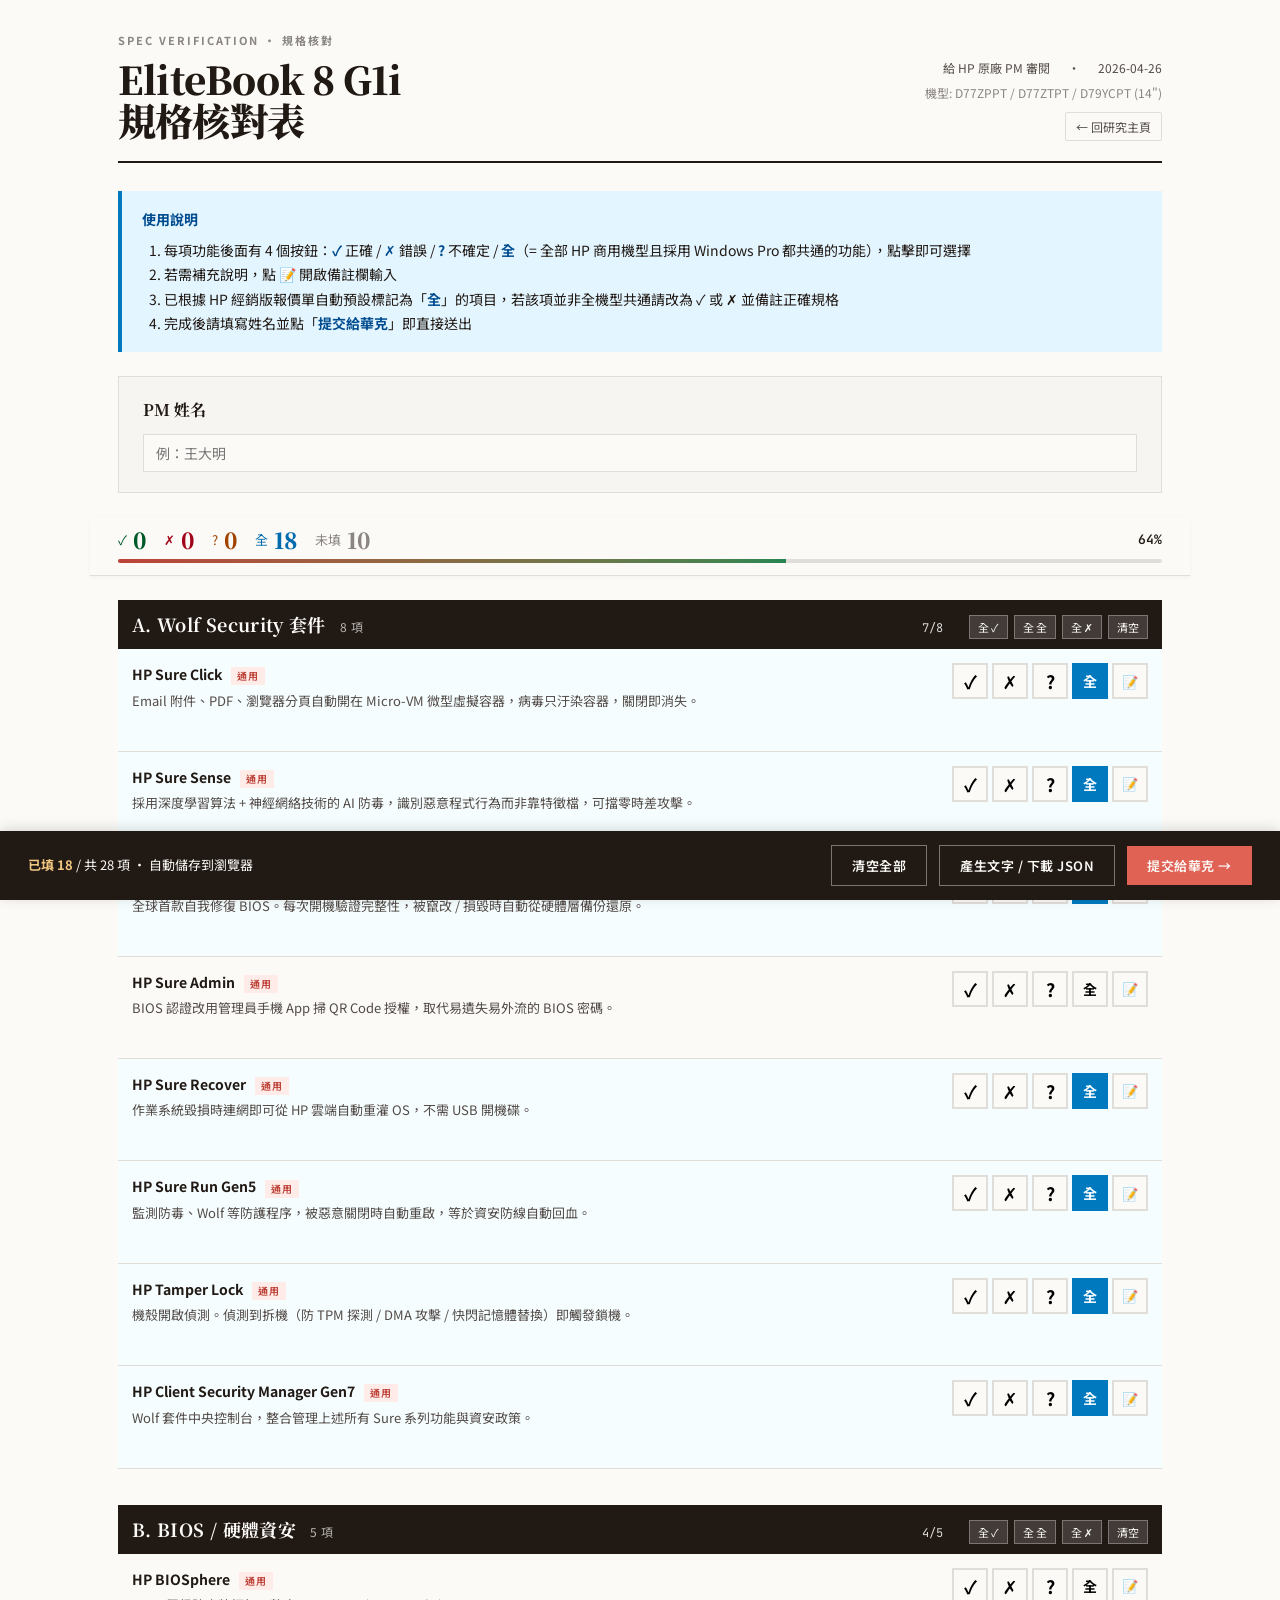
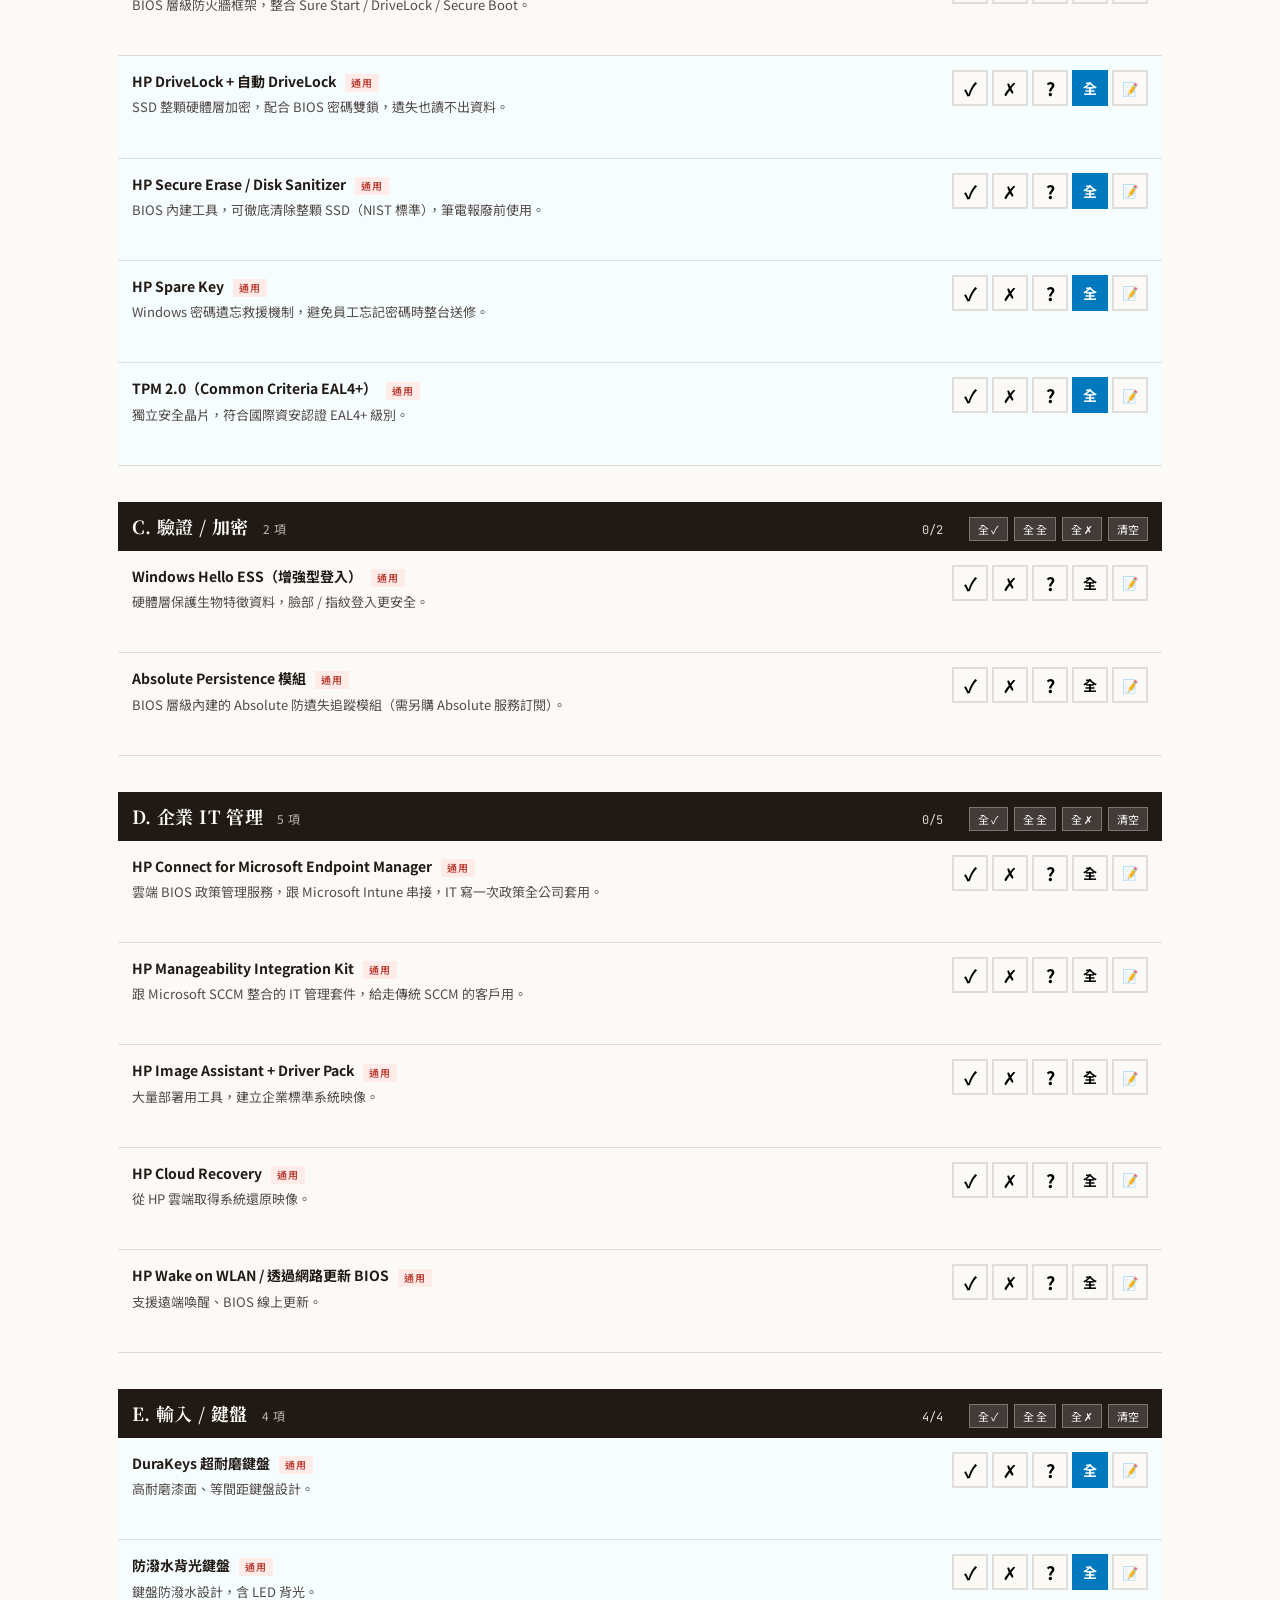
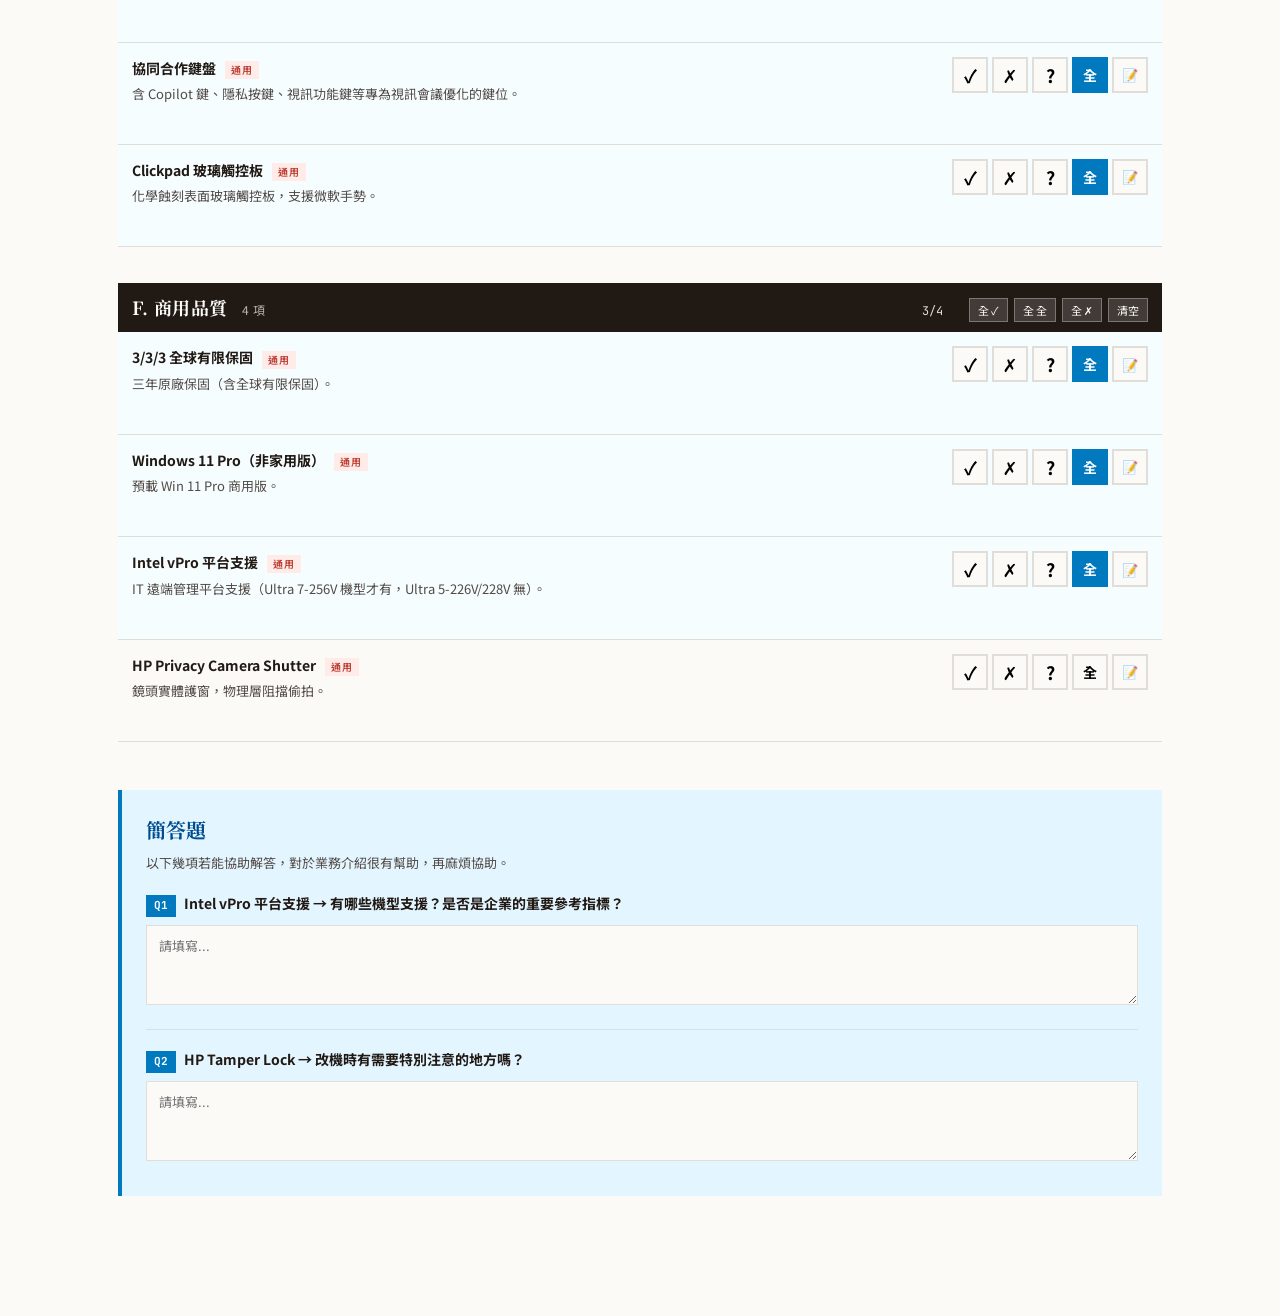
<file: research/hp-elitebook-8-pm-check.html>
<!DOCTYPE html>
<html lang="zh-TW">
<head>
<meta charset="UTF-8">
<meta name="viewport" content="width=device-width,initial-scale=1">
<title>EliteBook 8 G1i 規格核對表 · 給 HP 原廠 PM</title>
<link rel="preconnect" href="https://fonts.googleapis.com">
<link rel="preconnect" href="https://fonts.gstatic.com" crossorigin>
<link href="https://fonts.googleapis.com/css2?family=Noto+Serif+TC:wght@500;700;900&family=Noto+Sans+TC:wght@400;500;700&family=JetBrains+Mono:wght@400;600&display=swap" rel="stylesheet">
<style>
  :root {
    --ink: oklch(0.22 0.015 50);
    --ink-soft: oklch(0.42 0.012 50);
    --ink-muted: oklch(0.62 0.008 50);
    --paper: oklch(0.985 0.004 80);
    --paper-2: oklch(0.97 0.006 80);
    --line: oklch(0.9 0.008 80);
    --brand: oklch(0.55 0.16 28);
    --brand-soft: oklch(0.96 0.025 28);
    --warn: oklch(0.62 0.18 55);
    --warn-soft: oklch(0.96 0.04 70);
    --info: oklch(0.55 0.15 240);
    --info-soft: oklch(0.96 0.025 240);
    --ok: oklch(0.55 0.12 155);
    --ok-soft: oklch(0.96 0.03 155);
    --crit: oklch(0.5 0.2 25);
    --crit-soft: oklch(0.96 0.04 25);
  }
  * { margin:0; padding:0; box-sizing:border-box; }
  html, body { background:var(--paper); color:var(--ink);
    font-family:'Noto Sans TC', system-ui, sans-serif; font-weight:400;
    -webkit-font-smoothing:antialiased; line-height:1.6; }
  .mono { font-family:'JetBrains Mono', monospace; font-variant-numeric:tabular-nums; }

  .shell { max-width:1100px; margin:0 auto; padding:32px 28px 120px; }

  /* 頁首 */
  header.page-head {
    display:grid; grid-template-columns:1fr auto; align-items:end;
    gap:32px; padding-bottom:20px;
    border-bottom:2px solid var(--ink);
    margin-bottom:28px;
  }
  .eyebrow { font-size:11px; letter-spacing:0.18em; text-transform:uppercase;
    color:var(--ink-muted); font-weight:700; margin-bottom:8px; }
  h1.title { font-family:'Noto Serif TC',serif; font-weight:900;
    font-size:clamp(28px, 3.5vw, 38px); letter-spacing:-0.02em; line-height:1.1; }
  .meta-line { display:flex; gap:18px; align-items:center; font-size:12px; color:var(--ink-soft); justify-content:flex-end; }

  /* 使用說明 */
  .intro { background:var(--info-soft); border-left:4px solid var(--info); padding:16px 20px; margin-bottom:24px; font-size:14px; line-height:1.75; }
  .intro b { color:oklch(0.4 0.15 240); }
  .intro ol { padding-left:22px; margin-top:6px; }

  /* 進度列 */
  .progress-bar { position:sticky; top:0; z-index:50; background:var(--paper); padding:12px 0; border-bottom:1px solid var(--line); margin:0 -28px 24px; padding-left:28px; padding-right:28px; box-shadow:0 1px 4px rgba(0,0,0,0.04); }
  .progress-stats { display:flex; gap:18px; align-items:center; font-size:13px; }
  .progress-stats .stat { display:flex; align-items:center; gap:6px; }
  .progress-stats .stat .num { font-family:'Noto Serif TC',serif; font-weight:900; font-size:22px; line-height:1; }
  .progress-stats .stat.v { color:oklch(0.4 0.12 155); }
  .progress-stats .stat.x { color:oklch(0.45 0.18 25); }
  .progress-stats .stat.q { color:oklch(0.5 0.15 55); }
  .progress-stats .stat.a { color:oklch(0.5 0.15 240); }
  .progress-stats .stat.todo { color:var(--ink-muted); }
  .progress-stats .pct { margin-left:auto; font-family:'JetBrains Mono',monospace; font-weight:600; color:var(--ink); }
  .progress-fill { height:4px; background:var(--line); margin-top:8px; border-radius:2px; overflow:hidden; }
  .progress-fill > span { display:block; height:100%; background:linear-gradient(90deg, var(--brand), var(--ok)); transition:width 0.3s; }

  /* 分類 */
  .category { margin-bottom:36px; }
  .category-head { display:flex; align-items:baseline; gap:14px; padding:10px 14px; background:var(--ink); color:var(--paper); margin-bottom:0; }
  .category-head h2 { font-family:'Noto Serif TC',serif; font-weight:700; font-size:18px; letter-spacing:0.02em; }
  .category-head .subtitle { font-size:12px; opacity:0.7; letter-spacing:0.06em; }
  .category-head .cat-stat { margin-left:auto; font-family:'JetBrains Mono',monospace; font-size:12px; opacity:0.85; }
  .category-head .quick-actions { display:flex; gap:6px; margin-left:12px; }
  .category-head button { background:rgba(255,255,255,0.15); border:1px solid rgba(255,255,255,0.3); color:var(--paper); font-size:11px; padding:3px 8px; cursor:pointer; font-family:inherit; transition:background 0.15s; }
  .category-head button:hover { background:rgba(255,255,255,0.3); }

  .subcategory { font-size:11px; letter-spacing:0.12em; text-transform:uppercase; color:var(--ink-muted); padding:14px 14px 6px; font-weight:700; border-bottom:1px solid var(--line); background:var(--paper-2); }

  /* 項目卡 */
  .item { display:grid; grid-template-columns:1fr auto; gap:16px; padding:14px 14px; border-bottom:1px solid var(--line); align-items:start; transition:background 0.15s; }
  .item:hover { background:var(--paper-2); }
  .item.checked-v { background:oklch(0.99 0.012 155); }
  .item.checked-x { background:oklch(0.99 0.012 25); }
  .item.checked-q { background:oklch(0.99 0.012 55); }
  .item.checked-a { background:oklch(0.99 0.012 240); }
  .item-content h4 { font-size:14px; font-weight:700; color:var(--ink); margin-bottom:4px; }
  .item-content h4 .tag { display:inline-block; padding:1px 6px; background:var(--brand-soft); color:var(--brand); font-size:10px; font-weight:600; margin-left:6px; letter-spacing:0.08em; vertical-align:middle; }
  .item-content p { font-size:13px; color:var(--ink-soft); line-height:1.65; }
  .item-content textarea { width:100%; margin-top:8px; padding:6px 10px; font-family:inherit; font-size:12px; border:1px solid var(--line); background:var(--paper); resize:vertical; min-height:0; height:0; transition:height 0.2s, padding 0.2s; padding:0 10px; border:none; }
  .item.has-comment .item-content textarea { height:50px; padding:6px 10px; border:1px solid var(--line); }

  /* 三選 button */
  .check-group { display:flex; gap:4px; align-items:center; }
  .check-btn { width:36px; height:36px; border:2px solid var(--line); background:var(--paper); cursor:pointer; font-size:18px; font-weight:700; display:flex; align-items:center; justify-content:center; transition:all 0.15s; font-family:inherit; }
  .check-btn:hover { border-color:var(--ink-muted); }
  .check-btn.active.v { background:oklch(0.55 0.14 155); border-color:oklch(0.55 0.14 155); color:white; }
  .check-btn.active.x { background:oklch(0.55 0.2 25); border-color:oklch(0.55 0.2 25); color:white; }
  .check-btn.active.q { background:oklch(0.6 0.18 55); border-color:oklch(0.6 0.18 55); color:white; }
  .check-btn.active.a { background:oklch(0.55 0.15 240); border-color:oklch(0.55 0.15 240); color:white; }
  .check-btn.all-btn { font-size:14px; font-weight:700; }
  .check-btn.note-btn { font-size:13px; }
  .check-btn.note-btn.active { background:var(--ink); color:var(--paper); border-color:var(--ink); }

  /* 底部 PM 資訊 */
  .pm-info { background:var(--paper-2); border:1px solid var(--line); padding:20px 24px; margin-bottom:24px; }
  .pm-info h3 { font-family:'Noto Serif TC',serif; font-size:16px; font-weight:700; margin-bottom:12px; }
  .pm-info-grid { display:grid; grid-template-columns:1fr 1fr; gap:14px; }
  .pm-info-grid label { font-size:12px; color:var(--ink-muted); display:block; letter-spacing:0.08em; margin-bottom:4px; text-transform:uppercase; font-weight:600; }
  .pm-info-grid input { width:100%; padding:8px 12px; font-family:inherit; font-size:14px; border:1px solid var(--line); background:var(--paper); }

  /* 提交區（固定底部） */
  .submit-bar { position:fixed; bottom:0; left:0; right:0; background:var(--ink); color:var(--paper); padding:14px 28px; display:flex; gap:12px; align-items:center; z-index:100; box-shadow:0 -2px 12px rgba(0,0,0,0.15); }
  .submit-bar .info { font-size:13px; flex:1; }
  .submit-bar .info b { color:oklch(0.85 0.1 80); }
  .submit-bar button { background:var(--paper); color:var(--ink); border:none; padding:10px 20px; font-family:inherit; font-size:13px; font-weight:600; cursor:pointer; letter-spacing:0.04em; transition:all 0.15s; }
  .submit-bar button:hover { background:oklch(0.85 0.1 80); }
  .submit-bar button.primary { background:oklch(0.65 0.16 28); color:var(--paper); }
  .submit-bar button.primary:hover { background:oklch(0.7 0.18 28); }
  .submit-bar button.ghost { background:transparent; color:var(--paper); border:1px solid rgba(255,255,255,0.4); }
  .submit-bar button.ghost:hover { background:rgba(255,255,255,0.1); }

  /* Modal */
  .modal-bg { display:none; position:fixed; inset:0; background:rgba(0,0,0,0.5); z-index:200; align-items:center; justify-content:center; padding:20px; }
  .modal-bg.show { display:flex; }
  .modal { background:var(--paper); width:100%; max-width:720px; max-height:90vh; overflow:auto; padding:28px 32px; }
  .modal h2 { font-family:'Noto Serif TC',serif; font-weight:700; font-size:22px; margin-bottom:14px; }
  .modal .close { float:right; background:none; border:none; cursor:pointer; font-size:24px; color:var(--ink-muted); margin-top:-8px; }
  .modal pre { background:var(--paper-2); border:1px solid var(--line); padding:16px; font-family:'JetBrains Mono',monospace; font-size:11px; max-height:360px; overflow:auto; white-space:pre-wrap; word-break:break-all; line-height:1.6; }
  .modal-actions { display:flex; gap:10px; margin-top:16px; }
  .modal-actions button { padding:8px 16px; font-family:inherit; font-size:13px; cursor:pointer; border:1px solid var(--ink); background:var(--paper); }
  .modal-actions button.primary { background:var(--ink); color:var(--paper); }

  @media (max-width:760px) {
    .pm-info-grid { grid-template-columns:1fr; }
    .submit-bar { flex-direction:column; gap:8px; }
    .submit-bar .info { text-align:center; }
    .submit-bar button { width:100%; }
  }

  /* FAQ 簡答題 */
  .faq-block { margin-top:48px; padding:24px 24px 28px; background:var(--info-soft); border-left:4px solid var(--info); }
  .faq-block h2 { font-family:'Noto Serif TC',serif; font-weight:700; font-size:20px; margin-bottom:6px; color:oklch(0.4 0.15 240); }
  .faq-block .faq-intro { font-size:13px; color:var(--ink-soft); margin-bottom:18px; line-height:1.7; }
  .faq-item { margin-bottom:18px; padding-bottom:18px; border-bottom:1px solid oklch(0.85 0.05 240 / 0.5); }
  .faq-item:last-child { border-bottom:none; padding-bottom:0; margin-bottom:0; }
  .faq-item .faq-q { font-size:14px; font-weight:700; color:var(--ink); margin-bottom:8px; line-height:1.6; }
  .faq-item .faq-q .qnum { display:inline-block; background:var(--info); color:white; padding:2px 8px; font-size:11px; font-weight:700; margin-right:8px; font-family:'JetBrains Mono',monospace; }
  .faq-item textarea { width:100%; padding:10px 12px; font-family:inherit; font-size:13px; border:1px solid var(--line); background:var(--paper); resize:vertical; min-height:80px; line-height:1.6; }
  .faq-item textarea:focus { outline:none; border-color:var(--info); }

  @media print {
    .progress-bar, .submit-bar { display:none; }
    .check-btn { width:28px; height:28px; font-size:14px; }
  }
</style>
</head>
<body>

<div class="shell">

<header class="page-head">
  <div>
    <div class="eyebrow">Spec Verification · 規格核對</div>
    <h1 class="title">EliteBook 8 G1i<br>規格核對表</h1>
  </div>
  <div>
    <div class="meta-line"><span>給 HP 原廠 PM 審閱</span><span>·</span><span>2026-04-26</span></div>
    <div class="meta-line" style="margin-top:6px;"><span style="color:var(--ink-muted)">機型: D77ZPPT / D77ZTPT / D79YCPT (14")</span></div>
    <div class="meta-line" style="margin-top:10px;"><a href="/" style="font-size:12px; color:var(--ink-soft); text-decoration:none; padding:4px 10px; border:1px solid var(--line); border-radius:2px;">← 回研究主頁</a></div>
  </div>
</header>

<div class="intro">
  <b>使用說明</b>
  <ol style="margin-top:6px;">
    <li>每項功能後面有 4 個按鈕：<b>✓</b> 正確 / <b>✗</b> 錯誤 / <b>?</b> 不確定 / <b>全</b>（= 全部 HP 商用機型且採用 Windows Pro 都共通的功能），點擊即可選擇</li>
    <li>若需補充說明，點 <b>📝</b> 開啟備註欄輸入</li>
    <li>已根據 HP 經銷版報價單自動預設標記為「<b>全</b>」的項目，若該項並非全機型共通請改為 ✓ 或 ✗ 並備註正確規格</li>
    <li>完成後請填寫姓名並點「<b>提交給華克</b>」即直接送出</li>
  </ol>
</div>

<!-- PM 資訊 -->
<div class="pm-info">
  <h3>PM 姓名</h3>
  <input type="text" id="pm-name" placeholder="例：王大明" style="width:100%; padding:8px 12px; font-family:inherit; font-size:14px; border:1px solid var(--line); background:var(--paper);">
</div>

<!-- 進度列 -->
<div class="progress-bar">
  <div class="progress-stats">
    <span class="stat v">✓ <span class="num" id="cnt-v">0</span></span>
    <span class="stat x">✗ <span class="num" id="cnt-x">0</span></span>
    <span class="stat q">? <span class="num" id="cnt-q">0</span></span>
    <span class="stat a">全 <span class="num" id="cnt-a">0</span></span>
    <span class="stat todo">未填 <span class="num" id="cnt-todo">0</span></span>
    <span class="pct" id="pct">0%</span>
  </div>
  <div class="progress-fill"><span id="progress-fill" style="width:0%"></span></div>
</div>

<!-- 內容由 JS 渲染 -->
<div id="content"></div>

<!-- 簡答題（由 JS 渲染） -->
<div id="faq-section"></div>

</div>

<!-- 提交列 -->
<div class="submit-bar">
  <div class="info">
    <b>已填 <span id="bar-done">0</span></b> / 共 <span id="bar-total">0</span> 項 · 自動儲存到瀏覽器
  </div>
  <button class="ghost" onclick="resetAll()">清空全部</button>
  <button class="ghost" onclick="exportResults()">產生文字 / 下載 JSON</button>
  <button class="primary" onclick="submitToServer()" id="submit-btn">提交給華克 →</button>
</div>

<!-- 匯出 Modal -->
<div class="modal-bg" id="modal">
  <div class="modal">
    <button class="close" onclick="closeModal()">×</button>
    <h2>核對結果</h2>
    <p style="color:var(--ink-soft); font-size:13px; margin-bottom:14px;">以下是 PM 核對的彙總。可以複製文字寄回華克，或下載 JSON 檔上傳。</p>

    <h3 style="font-size:14px; margin-bottom:6px;">純文字版（適合貼到 Email）</h3>
    <pre id="export-text"></pre>
    <div class="modal-actions">
      <button class="primary" onclick="copyText()">複製文字</button>
      <button onclick="downloadJSON()">下載 JSON 檔</button>
      <button onclick="mailtoLink()">寄送 Email</button>
      <button onclick="closeModal()">關閉</button>
    </div>
  </div>
</div>

<script>
// ============== 規格資料 ==============
const SPEC_DATA = [
  {
    cat: "A. Wolf Security 套件",
    subtitle: "8 項",
    tag: "通用",
    sub: [
      { name: "HP Sure Click", desc: "Email 附件、PDF、瀏覽器分頁自動開在 Micro-VM 微型虛擬容器，病毒只汙染容器，關閉即消失。", default: "a" },
      { name: "HP Sure Sense", desc: "採用深度學習算法 + 神經網絡技術的 AI 防毒，識別惡意程式行為而非靠特徵檔，可擋零時差攻擊。", default: "a" },
      { name: "HP Sure Start Gen7", desc: "全球首款自我修復 BIOS。每次開機驗證完整性，被竄改 / 損毀時自動從硬體層備份還原。", default: "a" },
      { name: "HP Sure Admin", desc: "BIOS 認證改用管理員手機 App 掃 QR Code 授權，取代易遺失易外流的 BIOS 密碼。" },
      { name: "HP Sure Recover", desc: "作業系統毀損時連網即可從 HP 雲端自動重灌 OS，不需 USB 開機碟。", default: "a" },
      { name: "HP Sure Run Gen5", desc: "監測防毒、Wolf 等防護程序，被惡意關閉時自動重啟，等於資安防線自動回血。", default: "a" },
      { name: "HP Tamper Lock", desc: "機殼開啟偵測。偵測到拆機（防 TPM 探測 / DMA 攻擊 / 快閃記憶體替換）即觸發鎖機。", default: "a" },
      { name: "HP Client Security Manager Gen7", desc: "Wolf 套件中央控制台，整合管理上述所有 Sure 系列功能與資安政策。", default: "a" }
    ]
  },
  {
    cat: "B. BIOS / 硬體資安",
    subtitle: "5 項",
    tag: "通用",
    sub: [
      { name: "HP BIOSphere", desc: "BIOS 層級防火牆框架，整合 Sure Start / DriveLock / Secure Boot。" },
      { name: "HP DriveLock + 自動 DriveLock", desc: "SSD 整顆硬體層加密，配合 BIOS 密碼雙鎖，遺失也讀不出資料。", default: "a" },
      { name: "HP Secure Erase / Disk Sanitizer", desc: "BIOS 內建工具，可徹底清除整顆 SSD（NIST 標準），筆電報廢前使用。", default: "a" },
      { name: "HP Spare Key", desc: "Windows 密碼遺忘救援機制，避免員工忘記密碼時整台送修。", default: "a" },
      { name: "TPM 2.0（Common Criteria EAL4+）", desc: "獨立安全晶片，符合國際資安認證 EAL4+ 級別。", default: "a" }
    ]
  },
  {
    cat: "C. 驗證 / 加密",
    subtitle: "2 項",
    tag: "通用",
    sub: [
      { name: "Windows Hello ESS（增強型登入）", desc: "硬體層保護生物特徵資料，臉部 / 指紋登入更安全。" },
      { name: "Absolute Persistence 模組", desc: "BIOS 層級內建的 Absolute 防遺失追蹤模組（需另購 Absolute 服務訂閱）。" }
    ]
  },
  {
    cat: "D. 企業 IT 管理",
    subtitle: "5 項",
    tag: "通用",
    sub: [
      { name: "HP Connect for Microsoft Endpoint Manager", desc: "雲端 BIOS 政策管理服務，跟 Microsoft Intune 串接，IT 寫一次政策全公司套用。" },
      { name: "HP Manageability Integration Kit", desc: "跟 Microsoft SCCM 整合的 IT 管理套件，給走傳統 SCCM 的客戶用。" },
      { name: "HP Image Assistant + Driver Pack", desc: "大量部署用工具，建立企業標準系統映像。" },
      { name: "HP Cloud Recovery", desc: "從 HP 雲端取得系統還原映像。" },
      { name: "HP Wake on WLAN / 透過網路更新 BIOS", desc: "支援遠端喚醒、BIOS 線上更新。" }
    ]
  },
  {
    cat: "E. 輸入 / 鍵盤",
    subtitle: "4 項",
    tag: "通用",
    sub: [
      { name: "DuraKeys 超耐磨鍵盤", desc: "高耐磨漆面、等間距鍵盤設計。", default: "a" },
      { name: "防潑水背光鍵盤", desc: "鍵盤防潑水設計，含 LED 背光。", default: "a" },
      { name: "協同合作鍵盤", desc: "含 Copilot 鍵、隱私按鍵、視訊功能鍵等專為視訊會議優化的鍵位。", default: "a" },
      { name: "Clickpad 玻璃觸控板", desc: "化學蝕刻表面玻璃觸控板，支援微軟手勢。", default: "a" }
    ]
  },
  {
    cat: "F. 商用品質",
    subtitle: "4 項",
    tag: "通用",
    sub: [
      { name: "3/3/3 全球有限保固", desc: "三年原廠保固（含全球有限保固）。", default: "a" },
      { name: "Windows 11 Pro（非家用版）", desc: "預載 Win 11 Pro 商用版。", default: "a" },
      { name: "Intel vPro 平台支援", desc: "IT 遠端管理平台支援（Ultra 7-256V 機型才有，Ultra 5-226V/228V 無）。", default: "a" },
      { name: "HP Privacy Camera Shutter", desc: "鏡頭實體護窗，物理層阻擋偷拍。" }
    ]
  }
];


// ============== 簡答題資料 ==============
const FAQ_DATA = [
  { id: 'vpro', q: 'Intel vPro 平台支援 → 有哪些機型支援？是否是企業的重要參考指標？' },
  { id: 'tamper', q: 'HP Tamper Lock → 改機時有需要特別注意的地方嗎？' }
];

// ============== State ==============
const STORAGE_KEY = 'hp_elitebook_pm_check_v2';
let state = {};
let totalItems = 0;

function loadState() {
  try {
    const raw = localStorage.getItem(STORAGE_KEY);
    if (raw) state = JSON.parse(raw);
  } catch (e) { state = {}; }
}

function saveState() {
  localStorage.setItem(STORAGE_KEY, JSON.stringify(state));
}

function itemKey(catIdx, subIdx) {
  return `${catIdx}_${subIdx}`;
}

// ============== Render ==============
function render() {
  const root = document.getElementById('content');
  root.innerHTML = '';
  totalItems = 0;

  SPEC_DATA.forEach((cat, catIdx) => {
    const catEl = document.createElement('div');
    catEl.className = 'category';

    // 分類頭
    const headEl = document.createElement('div');
    headEl.className = 'category-head';
    headEl.innerHTML = `
      <h2>${cat.cat}</h2>
      <span class="subtitle">${cat.subtitle}</span>
      <span class="cat-stat" id="cat-stat-${catIdx}"></span>
      <div class="quick-actions">
        <button onclick="quickFill(${catIdx}, 'v')">全 ✓</button>
        <button onclick="quickFill(${catIdx}, 'a')">全 全</button>
        <button onclick="quickFill(${catIdx}, 'x')">全 ✗</button>
        <button onclick="quickFill(${catIdx}, null)">清空</button>
      </div>
    `;
    catEl.appendChild(headEl);

    cat.sub.forEach((item, subIdx) => {
      totalItems++;
      const key = itemKey(catIdx, subIdx);
      if (!state[key] && item.default) {
        state[key] = { value: item.default };
        saveState();
      }
      const cur = state[key] || {};
      const itemEl = document.createElement('div');
      itemEl.className = 'item';
      itemEl.id = `item-${key}`;
      if (cur.value) itemEl.classList.add(`checked-${cur.value}`);
      if (cur.comment) itemEl.classList.add('has-comment');

      itemEl.innerHTML = `
        <div class="item-content">
          <h4>${item.name} <span class="tag">${cat.tag}</span></h4>
          <p>${item.desc}</p>
          <textarea placeholder="補充說明（可選）..." onchange="updateComment(${catIdx},${subIdx},this.value)">${cur.comment||''}</textarea>
        </div>
        <div class="check-group">
          <button class="check-btn ${cur.value==='v'?'active v':''}" onclick="setValue(${catIdx},${subIdx},'v')" title="正確">✓</button>
          <button class="check-btn ${cur.value==='x'?'active x':''}" onclick="setValue(${catIdx},${subIdx},'x')" title="錯誤">✗</button>
          <button class="check-btn ${cur.value==='q'?'active q':''}" onclick="setValue(${catIdx},${subIdx},'q')" title="不確定">?</button>
          <button class="check-btn all-btn ${cur.value==='a'?'active a':''}" onclick="setValue(${catIdx},${subIdx},'a')" title="全部 HP 商用 + Win Pro 共通">全</button>
          <button class="check-btn note-btn ${cur.comment?'active':''}" onclick="toggleComment(${catIdx},${subIdx})" title="備註">📝</button>
        </div>
      `;
      catEl.appendChild(itemEl);
    });

    root.appendChild(catEl);
  });

  // FAQ 簡答題渲染
  renderFAQ();

  // 載入 PM 姓名
  const nameEl = document.getElementById('pm-name');
  nameEl.value = state.__pm_name || '';
  nameEl.addEventListener('input', e => {
    state.__pm_name = e.target.value;
    saveState();
  });

  updateStats();
}

function renderFAQ() {
  const root = document.getElementById('faq-section');
  if (!root) return;
  let html = `
    <div class="faq-block">
      <h2>簡答題</h2>
      <p class="faq-intro">以下幾項若能協助解答，對於業務介紹很有幫助，再麻煩協助。</p>
  `;
  FAQ_DATA.forEach((f, i) => {
    const ans = state['faq_'+f.id] || '';
    html += `
      <div class="faq-item">
        <div class="faq-q"><span class="qnum">Q${i+1}</span>${f.q}</div>
        <textarea placeholder="請填寫..." onchange="updateFAQ('${f.id}', this.value)">${ans}</textarea>
      </div>
    `;
  });
  html += '</div>';
  root.innerHTML = html;
}

function updateFAQ(id, val) {
  state['faq_'+id] = val;
  saveState();
}

function setValue(catIdx, subIdx, val) {
  const key = itemKey(catIdx, subIdx);
  state[key] = state[key] || {};
  if (state[key].value === val) state[key].value = null;
  else state[key].value = val;
  saveState();

  const itemEl = document.getElementById('item-'+key);
  itemEl.classList.remove('checked-v','checked-x','checked-q','checked-a');
  if (state[key].value) itemEl.classList.add('checked-'+state[key].value);
  itemEl.querySelectorAll('.check-btn').forEach(btn => {
    btn.classList.remove('active','v','x','q','a');
  });
  ['v','x','q','a'].forEach((v,i) => {
    if (state[key].value === v) {
      const btn = itemEl.querySelectorAll('.check-btn')[i];
      btn.classList.add('active', v);
    }
  });
  if (state[key].comment) {
    itemEl.querySelectorAll('.check-btn')[4].classList.add('active');
  }
  updateStats();
}

function toggleComment(catIdx, subIdx) {
  const key = itemKey(catIdx, subIdx);
  const itemEl = document.getElementById('item-'+key);
  itemEl.classList.toggle('has-comment');
  if (itemEl.classList.contains('has-comment')) {
    setTimeout(() => itemEl.querySelector('textarea').focus(), 100);
  }
}

function updateComment(catIdx, subIdx, val) {
  const key = itemKey(catIdx, subIdx);
  state[key] = state[key] || {};
  state[key].comment = val.trim();
  saveState();
}

function quickFill(catIdx, val) {
  SPEC_DATA[catIdx].sub.forEach((_, subIdx) => {
    const key = itemKey(catIdx, subIdx);
    state[key] = state[key] || {};
    state[key].value = val;
  });
  saveState();
  render();
}

function updateStats() {
  let v=0, x=0, q=0, a=0;
  SPEC_DATA.forEach((cat, catIdx) => {
    let cv=0, cx=0, cq=0, ca=0, ct=0;
    cat.sub.forEach((_, subIdx) => {
      ct++;
      const val = state[itemKey(catIdx,subIdx)]?.value;
      if (val==='v') { v++; cv++; }
      else if (val==='x') { x++; cx++; }
      else if (val==='q') { q++; cq++; }
      else if (val==='a') { a++; ca++; }
    });
    const stat = document.getElementById('cat-stat-'+catIdx);
    if (stat) stat.textContent = `${cv+cx+cq+ca}/${ct}`;
  });
  const done = v+x+q+a;
  const todo = totalItems - done;
  const pct = totalItems ? Math.round(done/totalItems*100) : 0;

  document.getElementById('cnt-v').textContent = v;
  document.getElementById('cnt-x').textContent = x;
  document.getElementById('cnt-q').textContent = q;
  document.getElementById('cnt-a').textContent = a;
  document.getElementById('cnt-todo').textContent = todo;
  document.getElementById('pct').textContent = pct + '%';
  document.getElementById('progress-fill').style.width = pct + '%';
  document.getElementById('bar-done').textContent = done;
  document.getElementById('bar-total').textContent = totalItems;
}

function resetAll() {
  if (!confirm('確定清空所有勾選與備註？此動作無法還原。')) return;
  state = {};
  saveState();
  render();
}

// ============== Export ==============
function buildExport() {
  const pm = {
    name: state.__pm_name || '(未填)'
  };

  const result = { pm, reportId: 'hp-elitebook-8', date: new Date().toISOString().slice(0,10), items: [], faq: [] };
  let v=0, x=0, q=0, a=0, todo=0;

  SPEC_DATA.forEach((cat, catIdx) => {
    cat.sub.forEach((item, subIdx) => {
      const cur = state[itemKey(catIdx,subIdx)] || {};
      const entry = {
        category: cat.cat,
        feature: item.name,
        verdict: cur.value || 'todo',
        comment: cur.comment || ''
      };
      result.items.push(entry);
      if (cur.value === 'v') v++;
      else if (cur.value === 'x') x++;
      else if (cur.value === 'q') q++;
      else if (cur.value === 'a') a++;
      else todo++;
    });
  });
  result.summary = { v, x, q, a, todo, total: totalItems };
  FAQ_DATA.forEach(f => {
    result.faq.push({ id: f.id, question: f.q, answer: (state['faq_'+f.id]||'').trim() });
  });
  return result;
}

function buildText(data) {
  const lines = [];
  lines.push('=== EliteBook 8 G1i 規格核對表 · PM 回覆 ===');
  lines.push(`PM: ${data.pm.name}`);
  lines.push(`日期: ${data.date}`);
  lines.push(`統計: ✓正確 ${data.summary.v} / ✗錯誤 ${data.summary.x} / ?不確定 ${data.summary.q} / 全機型共通 ${data.summary.a} / 未填 ${data.summary.todo}`);
  lines.push('');

  // 只列「需要關注」的 = 錯誤、不確定、有備註
  const flagged = data.items.filter(it => it.verdict === 'x' || it.verdict === 'q' || it.comment);
  if (flagged.length === 0) {
    lines.push('（無項目需修正）');
  } else {
    lines.push('▍需修正 / 確認的項目');
    lines.push('-'.repeat(50));
    let curCat = '';
    flagged.forEach(it => {
      if (it.category !== curCat) {
        lines.push('');
        lines.push(`【${it.category}】`);
        curCat = it.category;
      }
      const symbol = it.verdict === 'v' ? '✓' : it.verdict === 'x' ? '✗' : it.verdict === 'q' ? '?' : it.verdict === 'a' ? '全' : '·';
      lines.push(`${symbol} ${it.feature}`);
      if (it.comment) lines.push(`   備註: ${it.comment}`);
    });
  }

  lines.push('');
  lines.push('=== 完整清單 ===');
  curCat = '';
  data.items.forEach(it => {
    if (it.category !== curCat) {
      lines.push('');
      lines.push(`【${it.category}】`);
      curCat = it.category;
    }
    const symbol = it.verdict === 'v' ? '✓' : it.verdict === 'x' ? '✗' : it.verdict === 'q' ? '?' : it.verdict === 'a' ? '全' : '·';
    lines.push(`  ${symbol} ${it.feature}${it.comment ? ' — '+it.comment : ''}`);
  });

  if (data.faq && data.faq.length) {
    lines.push('');
    lines.push('=== 簡答題 ===');
    data.faq.forEach((f, i) => {
      lines.push('');
      lines.push(`Q${i+1}. ${f.question}`);
      lines.push(`A: ${f.answer || '(未填)'}`);
    });
  }

  return lines.join('\n');
}

function exportResults() {
  const data = buildExport();
  const text = buildText(data);
  document.getElementById('export-text').textContent = text;
  document.getElementById('modal').classList.add('show');
  window._exportData = data;
  window._exportText = text;
}

function closeModal() {
  document.getElementById('modal').classList.remove('show');
}

function copyText() {
  navigator.clipboard.writeText(window._exportText).then(() => {
    alert('已複製到剪貼簿，可貼到 Email 或 LINE 寄回華克。');
  }).catch(() => {
    // fallback
    const textarea = document.createElement('textarea');
    textarea.value = window._exportText;
    document.body.appendChild(textarea);
    textarea.select();
    document.execCommand('copy');
    document.body.removeChild(textarea);
    alert('已複製到剪貼簿。');
  });
}

function downloadJSON() {
  const blob = new Blob([JSON.stringify(window._exportData, null, 2)], { type: 'application/json' });
  const url = URL.createObjectURL(blob);
  const a = document.createElement('a');
  a.href = url;
  const pmName = (window._exportData.pm.name || 'pm').replace(/[^\w]/g,'');
  a.download = `EliteBook8_PMCheck_${pmName}_${window._exportData.date}.json`;
  a.click();
  URL.revokeObjectURL(url);
}

function mailtoLink() {
  const subject = encodeURIComponent('EliteBook 8 G1i 規格核對 · PM 回覆');
  const body = encodeURIComponent(window._exportText);
  window.location.href = `mailto:s88074g@gmail.com?subject=${subject}&body=${body}`;
}

// ============== 提交到伺服器 ==============
async function submitToServer() {
  const data = buildExport();
  if (!data.pm.name || data.pm.name === '(未填)') {
    alert('請先填寫 PM 姓名再提交');
    document.getElementById('pm-name').focus();
    return;
  }
  if (data.summary.todo === data.summary.total) {
    if (!confirm('目前所有項目都未填，確定要送出空白回覆嗎？')) return;
  }
  const btn = document.getElementById('submit-btn');
  btn.disabled = true;
  btn.textContent = '提交中...';

  try {
    const r = await fetch('/api/pm-checks', {
      method: 'POST',
      headers: { 'content-type': 'application/json' },
      body: JSON.stringify(data)
    });
    const result = await r.json();
    if (!r.ok || !result.ok) throw new Error(result.error || ('HTTP ' + r.status));
    btn.textContent = '✓ 已提交';
    setTimeout(() => { btn.textContent = '提交給華克 →'; btn.disabled = false; }, 3000);
    alert('提交成功！\n編號：' + result.id + '\n華克會收到您的回覆。');
  } catch (e) {
    btn.disabled = false;
    btn.textContent = '提交給華克 →';
    alert('提交失敗：' + e.message + '\n\n您可以改用「產生文字 / 下載 JSON」按鈕匯出後手動寄回。');
  }
}

// ============== Init ==============
loadState();
render();
</script>
</body>
</html>
</file>
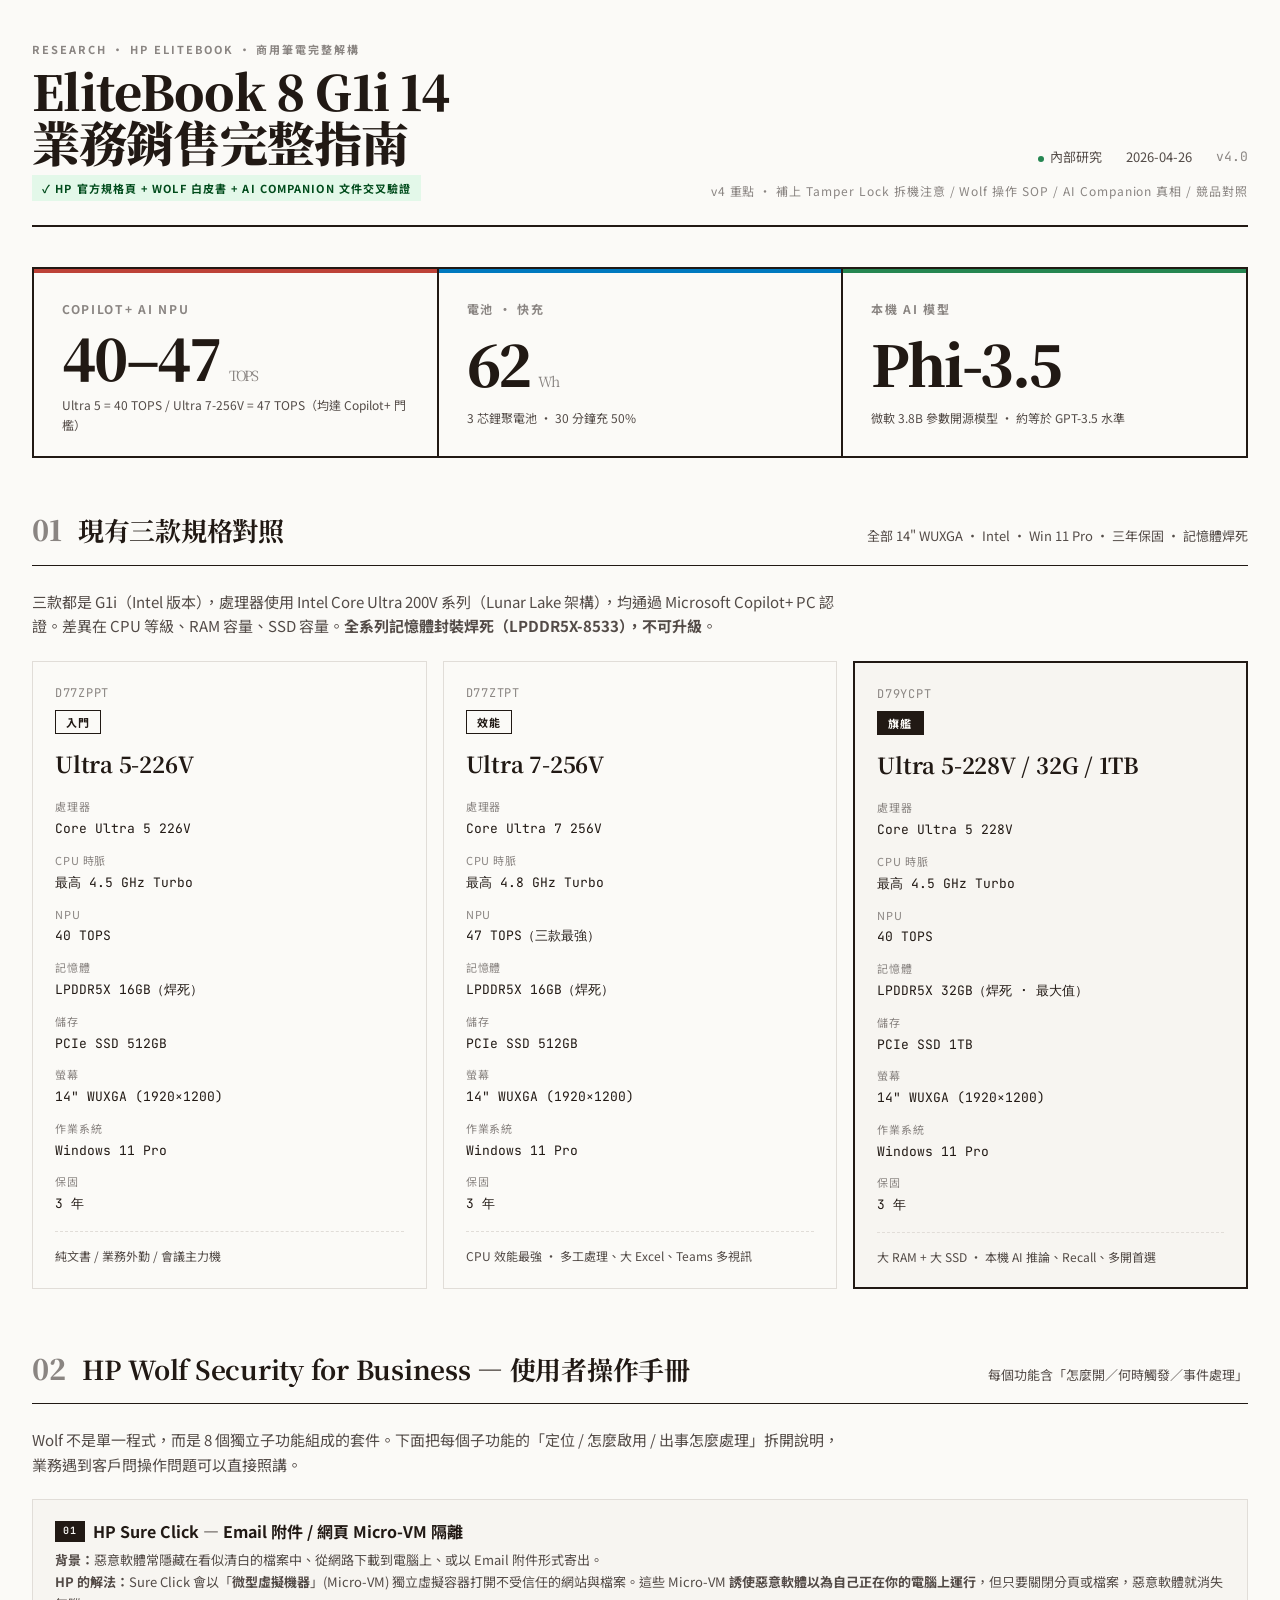
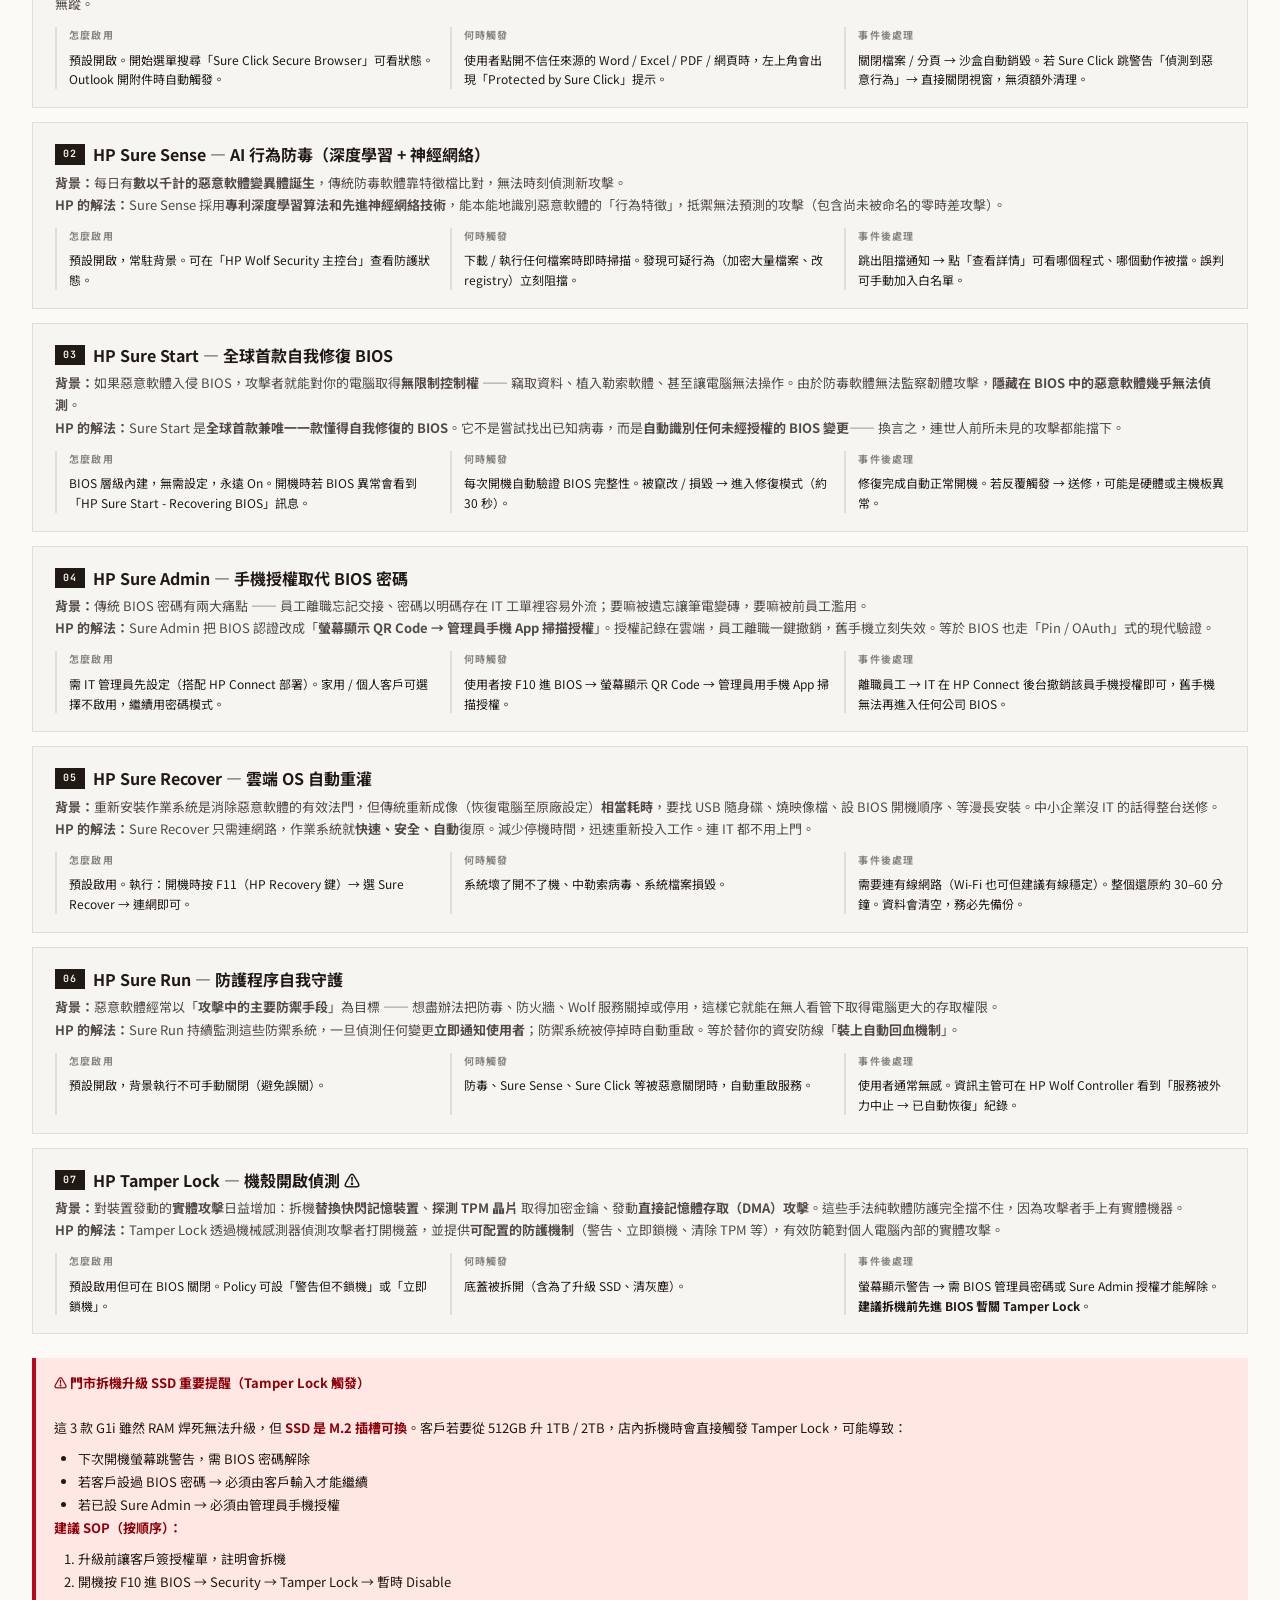
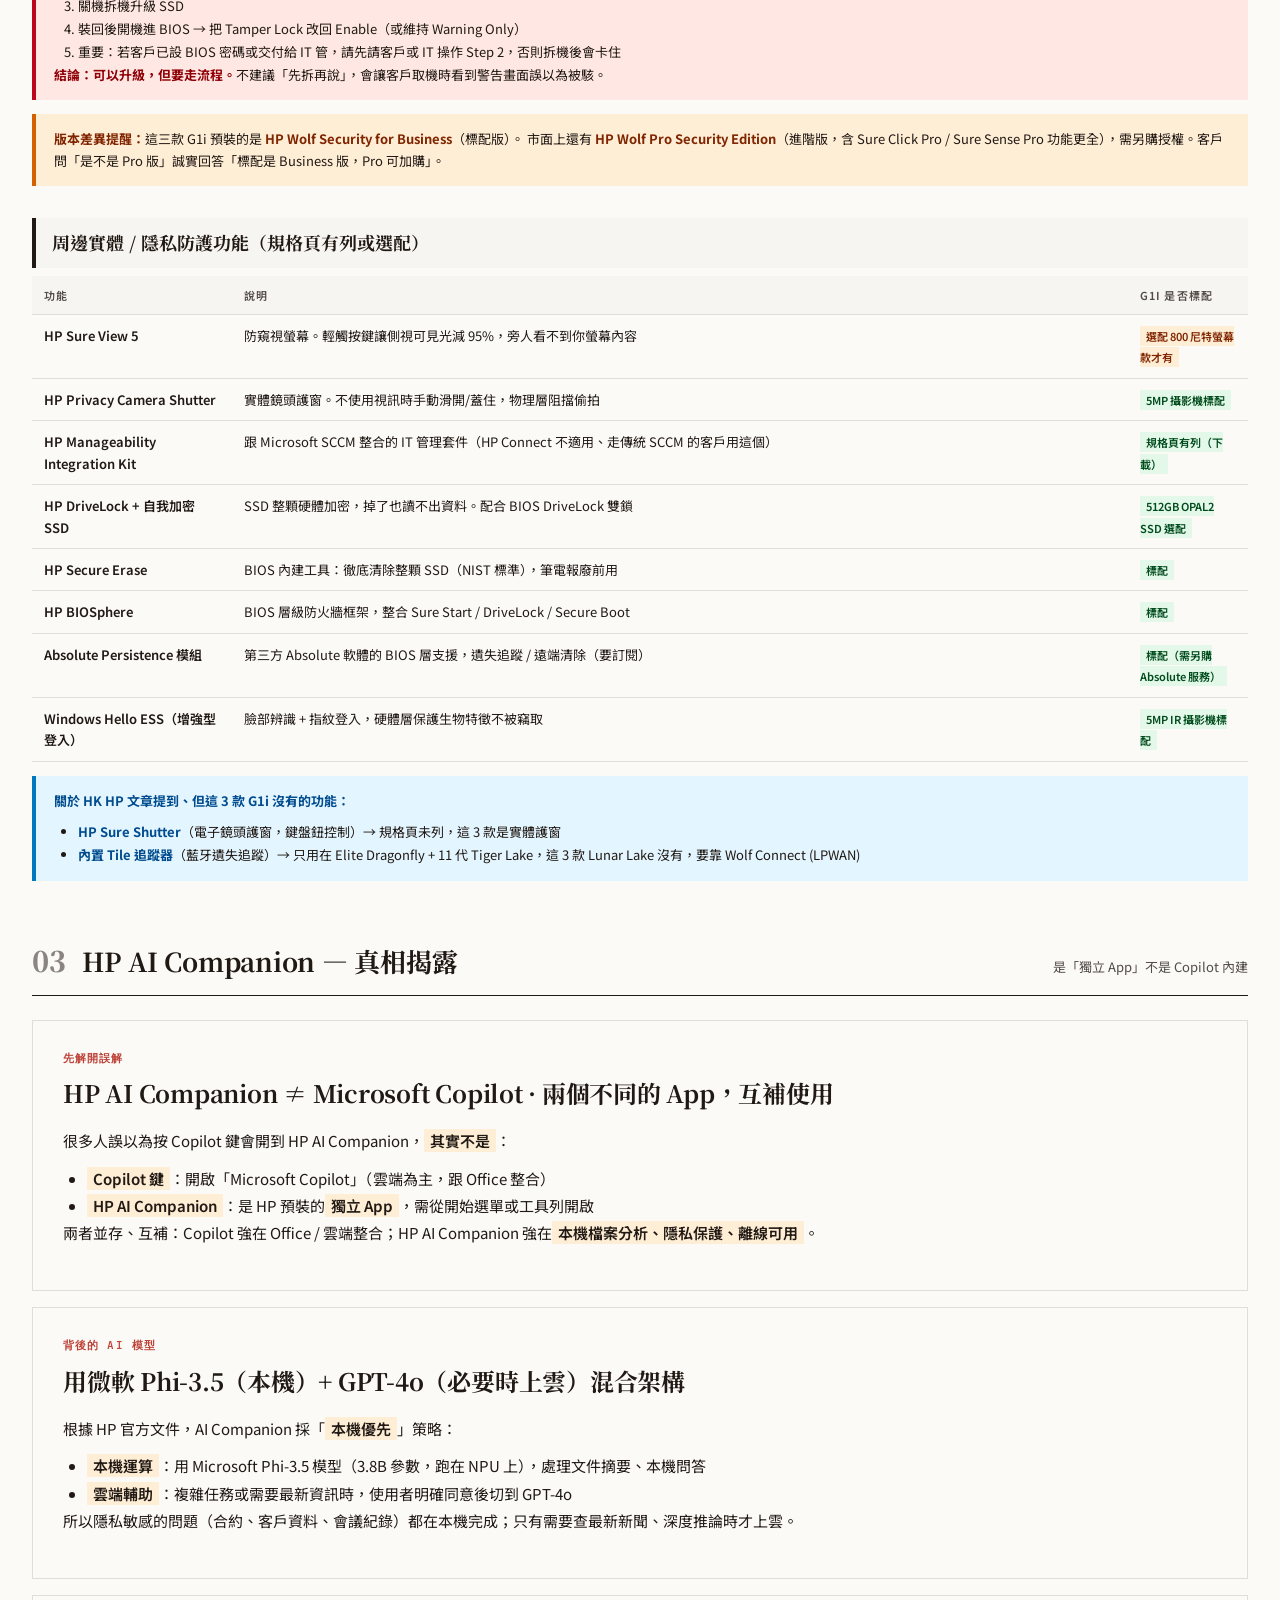
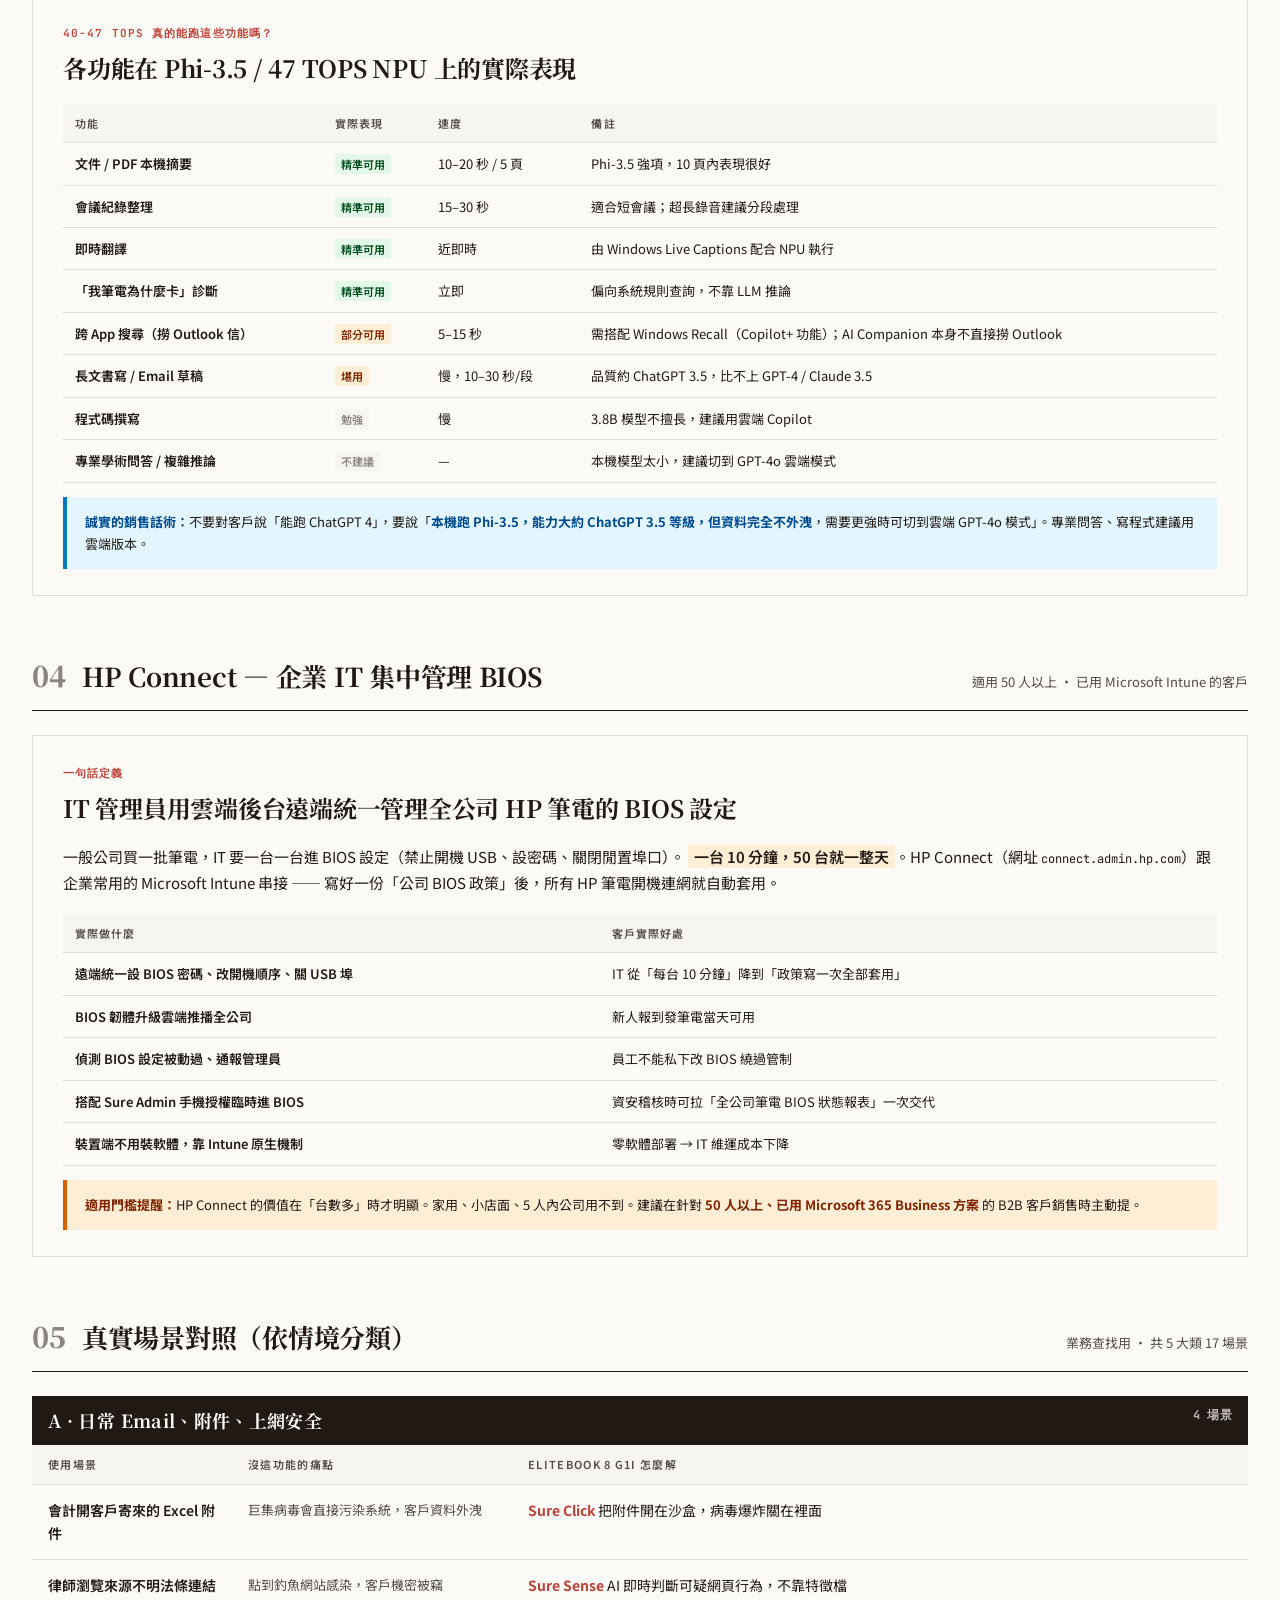
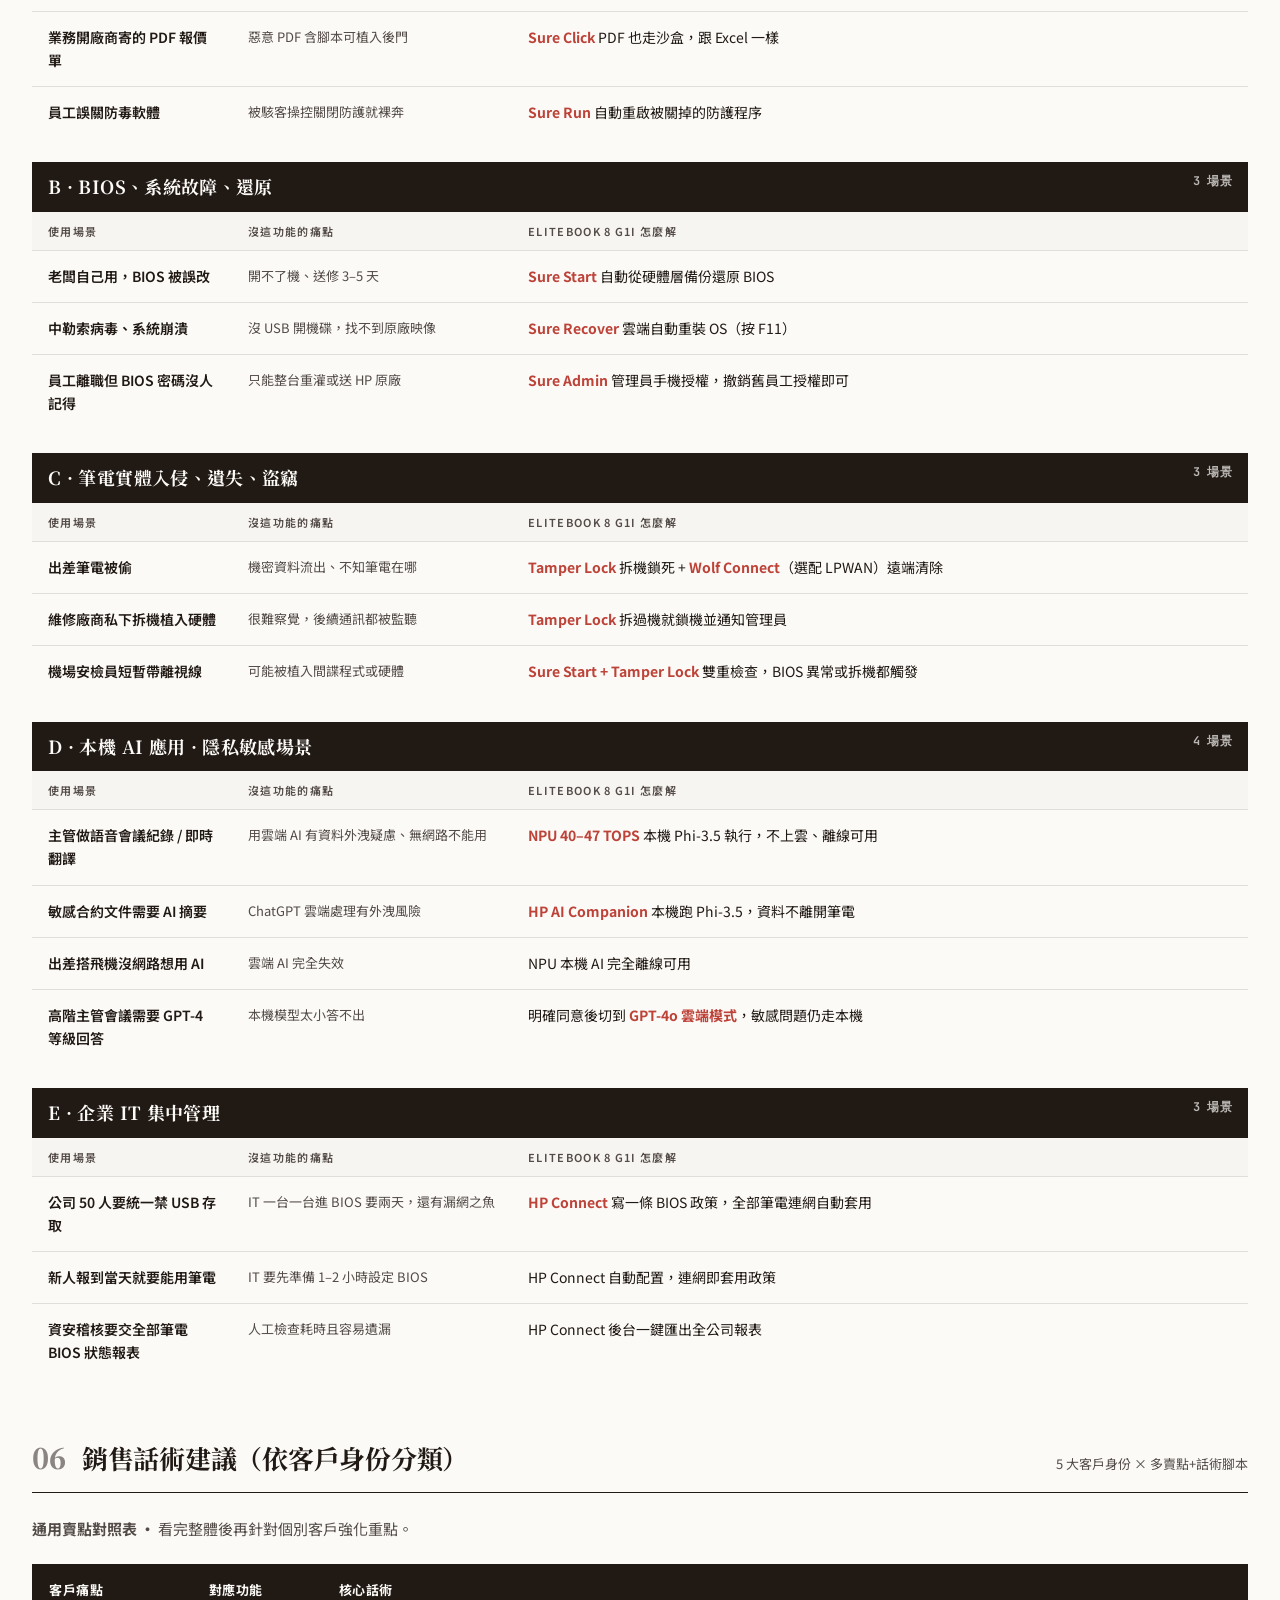
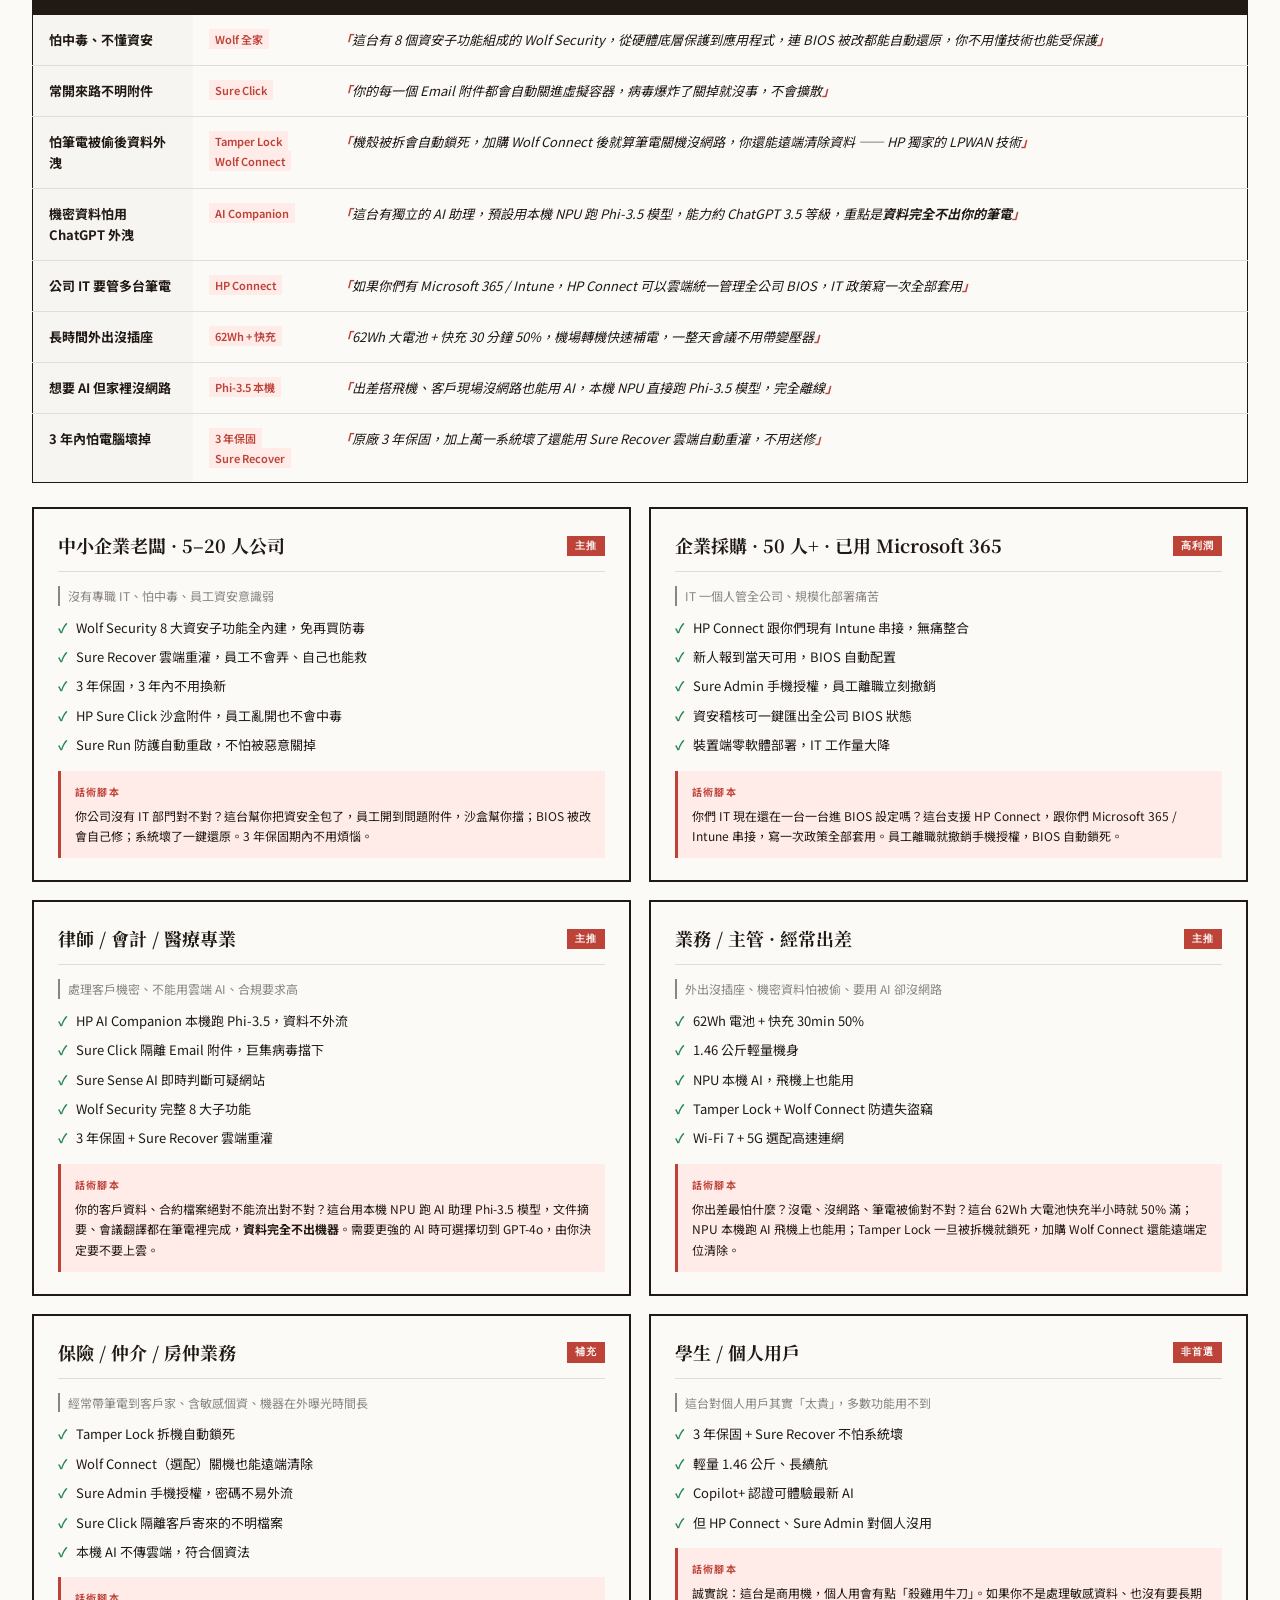
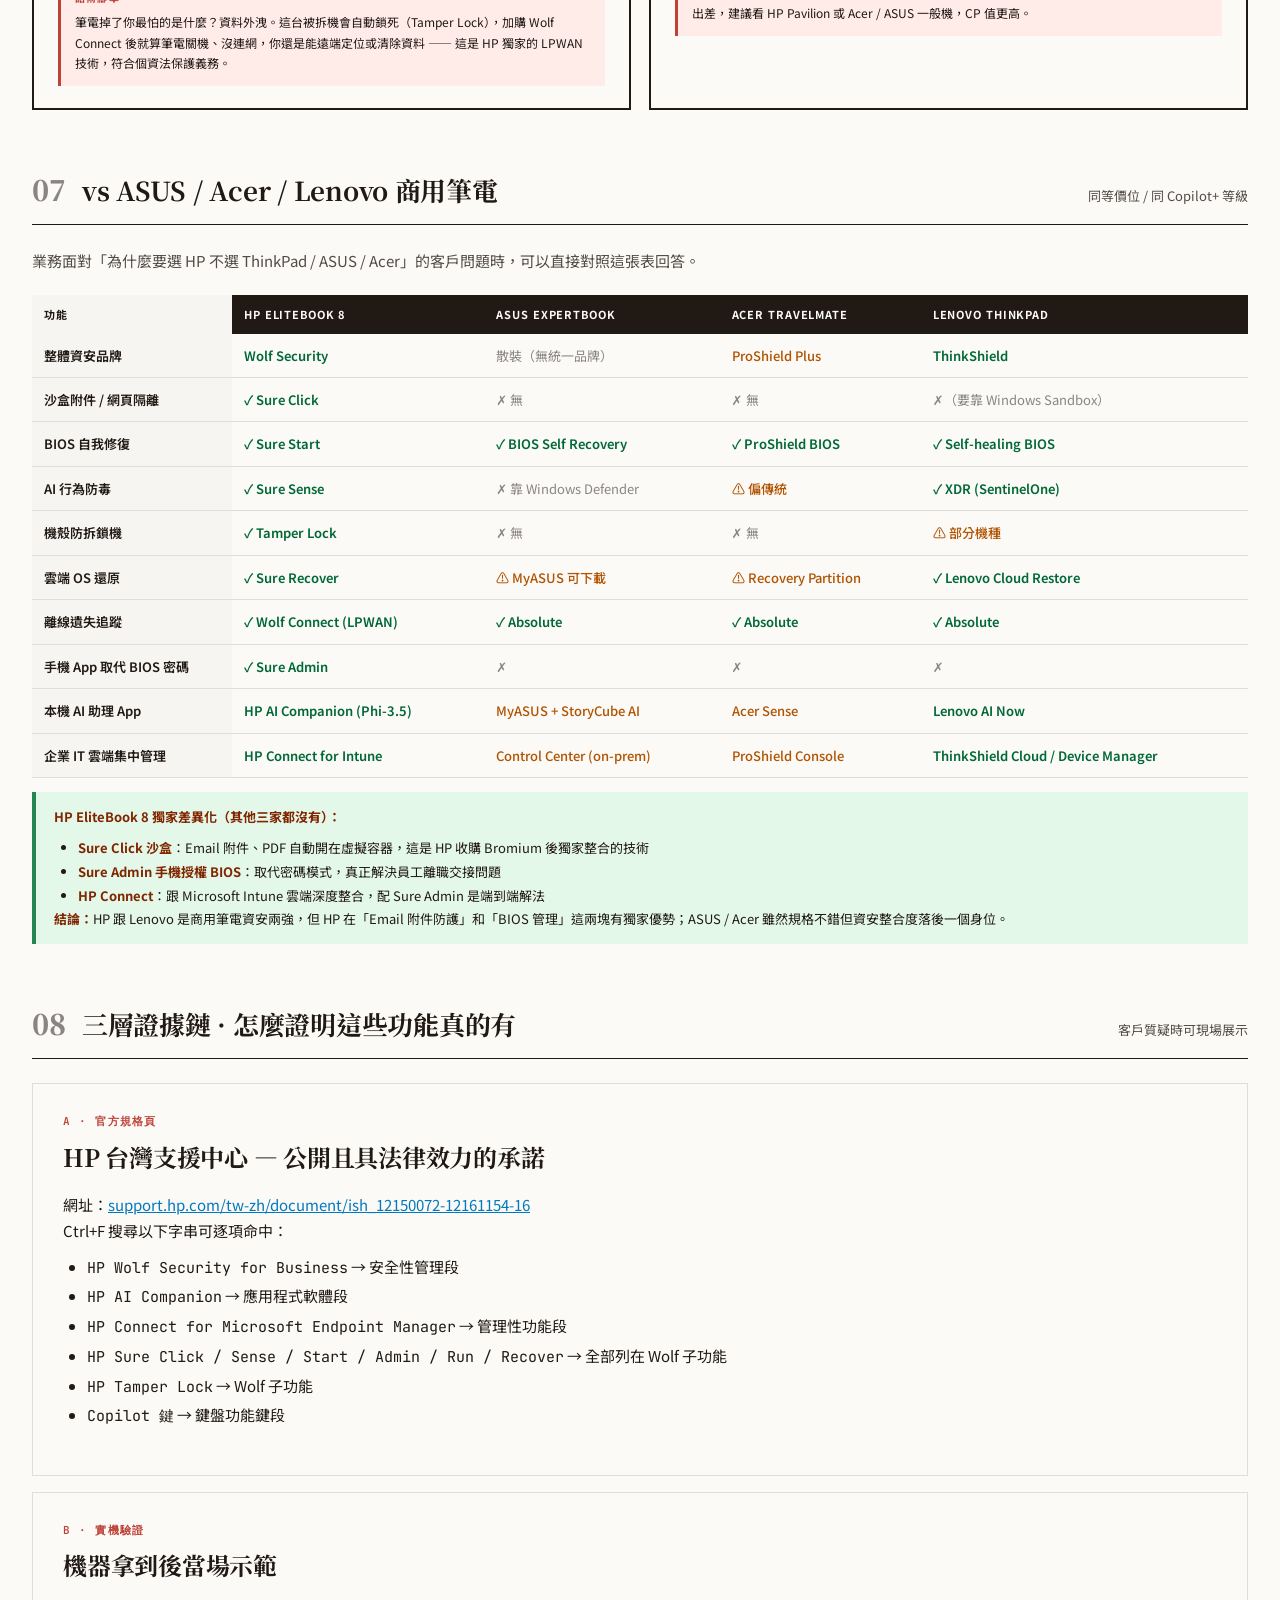
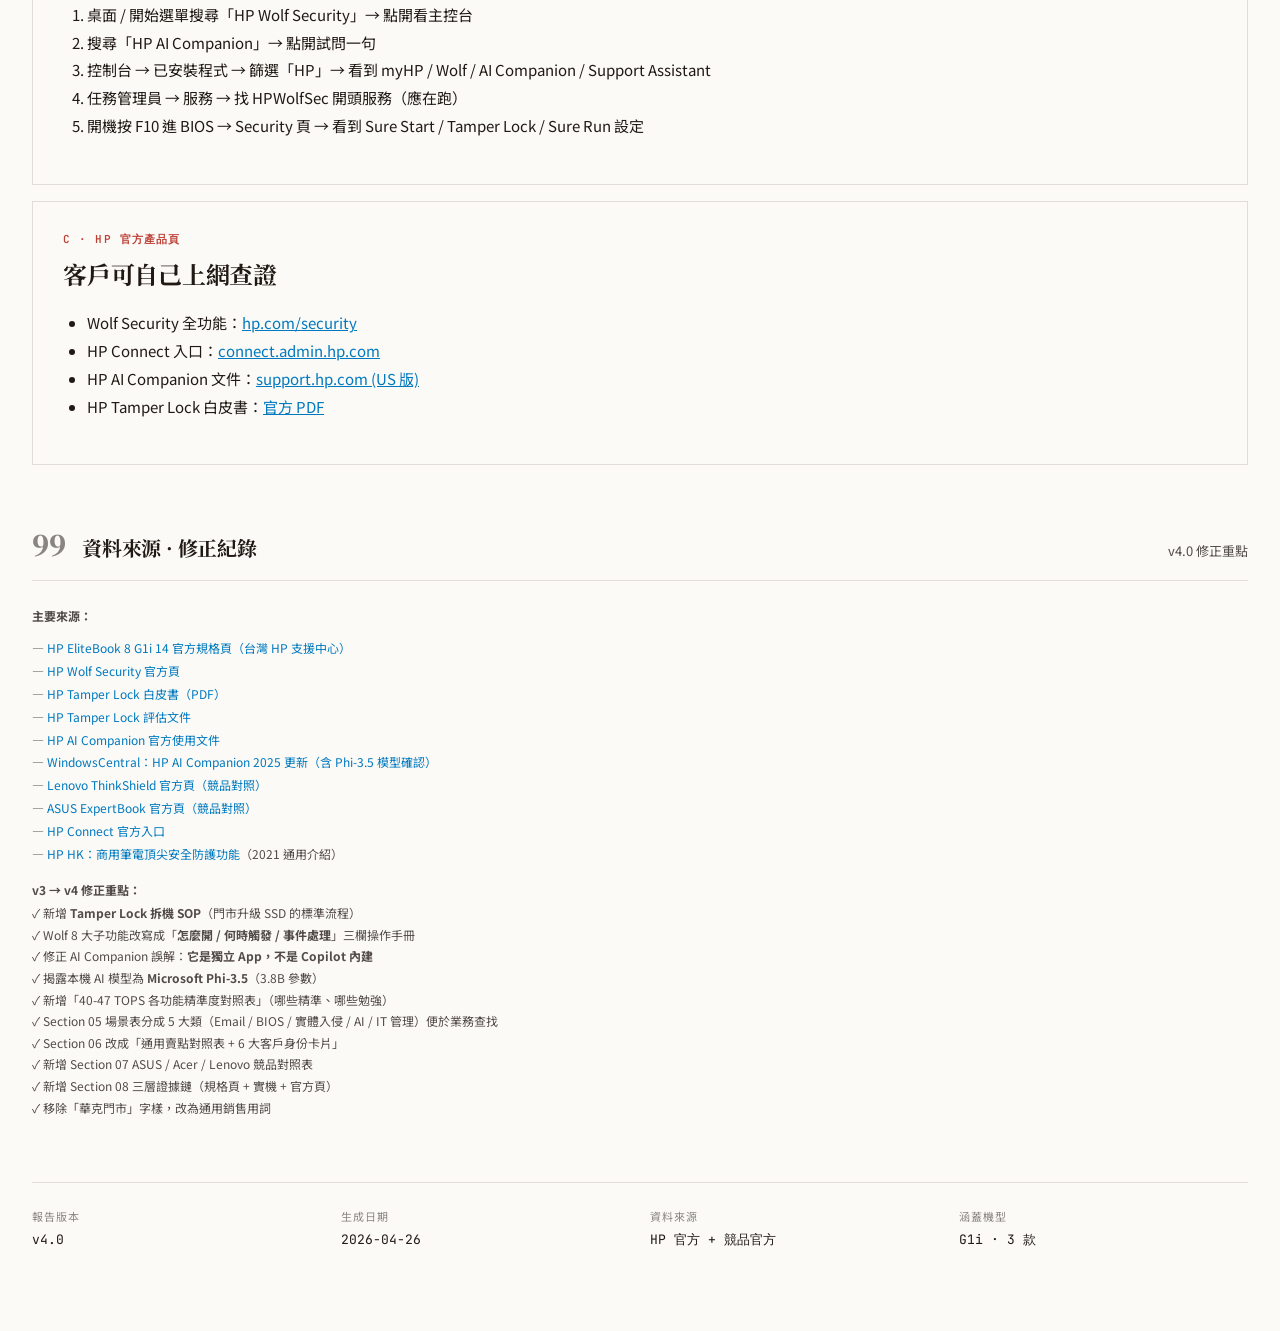
<file: research/hp-elitebook-8.html>
<!DOCTYPE html>
<html lang="zh-TW">
<head>
<meta charset="UTF-8">
<meta name="viewport" content="width=device-width,initial-scale=1">
<title>HP EliteBook 8 G1i 14 研究報告 — v4</title>
<link rel="preconnect" href="https://fonts.googleapis.com">
<link rel="preconnect" href="https://fonts.gstatic.com" crossorigin>
<link href="https://fonts.googleapis.com/css2?family=Noto+Serif+TC:wght@500;700;900&family=Noto+Sans+TC:wght@400;500;700&family=JetBrains+Mono:wght@400;600&display=swap" rel="stylesheet">
<style>
  :root {
    --ink: oklch(0.22 0.015 50);
    --ink-soft: oklch(0.42 0.012 50);
    --ink-muted: oklch(0.62 0.008 50);
    --paper: oklch(0.985 0.004 80);
    --paper-2: oklch(0.97 0.006 80);
    --line: oklch(0.9 0.008 80);
    --brand: oklch(0.55 0.16 28);
    --brand-soft: oklch(0.96 0.025 28);
    --warn: oklch(0.62 0.18 55);
    --warn-soft: oklch(0.96 0.04 70);
    --info: oklch(0.55 0.15 240);
    --info-soft: oklch(0.96 0.025 240);
    --ok: oklch(0.55 0.12 155);
    --ok-soft: oklch(0.96 0.03 155);
    --crit: oklch(0.5 0.2 25);
    --crit-soft: oklch(0.96 0.04 25);
  }
  * { margin:0; padding:0; box-sizing:border-box; }
  html, body { background:var(--paper); color:var(--ink);
    font-family:'Noto Sans TC', system-ui, sans-serif; font-weight:400;
    -webkit-font-smoothing:antialiased; line-height:1.65; }
  .mono { font-family:'JetBrains Mono', monospace; font-variant-numeric:tabular-nums; }
  .serif { font-family:'Noto Serif TC', serif; }

  .shell { max-width:1400px; margin:0 auto; padding:40px 32px 80px; }

  /* 頁首 */
  header.page-head {
    display:grid; grid-template-columns:1fr auto; align-items:end;
    gap:32px; padding-bottom:24px;
    border-bottom:2px solid var(--ink);
    margin-bottom:40px;
  }
  .eyebrow { font-size:11px; letter-spacing:0.18em; text-transform:uppercase;
    color:var(--ink-muted); font-weight:700; margin-bottom:8px; }
  h1.title { font-family:'Noto Serif TC',serif; font-weight:900;
    font-size:clamp(32px, 4vw, 48px); letter-spacing:-0.02em; line-height:1.05; }
  .meta-line { display:flex; gap:24px; align-items:center; font-size:13px; color:var(--ink-soft); }
  .meta-line .dot { width:6px; height:6px; border-radius:50%; background:var(--ok); display:inline-block; margin-right:6px; }

  .verified-badge { display:inline-block; padding:4px 10px; background:var(--ok-soft); color:oklch(0.35 0.12 155);
    font-size:11px; font-weight:700; letter-spacing:0.1em; text-transform:uppercase; margin-top:8px; }

  /* KPI */
  .kpi-grid { display:grid; grid-template-columns:repeat(3,1fr); gap:2px;
    background:var(--ink); padding:2px; margin-bottom:48px; }
  .kpi { background:var(--paper); padding:26px 28px 22px;
    display:grid; grid-template-columns:1fr; gap:10px; align-items:start; }
  .kpi .label { font-size:12px; letter-spacing:0.14em; text-transform:uppercase;
    color:var(--ink-muted); font-weight:700; }
  .kpi .main-num { font-family:'Noto Serif TC',serif; font-weight:900;
    font-size:56px; line-height:1; letter-spacing:-0.04em; color:var(--ink); }
  .kpi .unit { font-size:14px; font-weight:400; color:var(--ink-muted); margin-left:8px; }
  .kpi .sub { font-size:12px; color:var(--ink-soft); }
  .kpi-a { border-top:4px solid var(--brand); }
  .kpi-b { border-top:4px solid var(--info); }
  .kpi-c { border-top:4px solid var(--ok); }

  /* Section */
  .section-block { margin-bottom:56px; }
  .section-title {
    display:grid; grid-template-columns:auto 1fr auto; gap:16px; align-items:baseline;
    margin-bottom:24px; padding-bottom:12px; border-bottom:1px solid var(--ink);
  }
  .section-title .num { font-family:'Noto Serif TC',serif; font-weight:900;
    font-size:28px; color:var(--ink-muted); font-variant-numeric:tabular-nums; }
  .section-title h2 { font-family:'Noto Serif TC',serif; font-weight:700; font-size:26px;
    letter-spacing:-0.01em; }
  .section-title .aside { font-size:13px; color:var(--ink-soft); text-align:right; }
  .section-lead { font-size:15px; color:var(--ink-soft); margin-bottom:22px; max-width:820px; }

  /* 機型卡 */
  .sku-grid { display:grid; grid-template-columns:repeat(3,1fr); gap:16px; margin-bottom:16px; }
  .sku-card { border:1px solid var(--line); background:var(--paper); padding:22px 22px 20px; }
  .sku-card.featured { border-color:var(--ink); border-width:2px; background:var(--paper-2); }
  .sku-card .code { font-family:'JetBrains Mono',monospace; font-size:12px; color:var(--ink-muted); letter-spacing:0.06em; }
  .sku-card .tier { display:inline-block; margin-top:6px; padding:2px 10px; font-size:11px; letter-spacing:0.1em; text-transform:uppercase; font-weight:700; border:1px solid var(--ink); }
  .sku-card .tier.pro { background:var(--ink); color:var(--paper); }
  .sku-card h3 { font-family:'Noto Serif TC',serif; font-weight:700; font-size:22px; margin:12px 0 14px; letter-spacing:-0.01em; }
  .sku-card dl { font-size:13px; line-height:1.9; }
  .sku-card dt { color:var(--ink-muted); font-size:11px; letter-spacing:0.08em; text-transform:uppercase; margin-top:8px; }
  .sku-card dd { font-family:'JetBrains Mono',monospace; color:var(--ink); font-size:13px; }
  .sku-card .pricing { margin-top:14px; padding-top:14px; border-top:1px dashed var(--line); font-size:12px; color:var(--ink-soft); }

  /* Feature 大區塊 */
  .feat { border:1px solid var(--line); padding:28px 30px 26px; background:var(--paper); margin-bottom:16px; }
  .feat .tag { font-family:'JetBrains Mono',monospace; font-size:11px; letter-spacing:0.1em; color:var(--brand); font-weight:600; text-transform:uppercase; margin-bottom:6px; }
  .feat h3 { font-family:'Noto Serif TC',serif; font-weight:700; font-size:24px; letter-spacing:-0.01em; margin-bottom:16px; }
  .feat .what { font-size:15px; color:var(--ink); line-height:1.75; margin-bottom:18px; }
  .feat .what b { background:var(--warn-soft); padding:1px 6px; font-weight:600; }

  /* Wolf 子功能操作卡 */
  .wolf-ops { display:grid; grid-template-columns:1fr; gap:14px; margin-top:18px; }
  .wolf-op { border:1px solid var(--line); padding:18px 22px; background:var(--paper-2); }
  .wolf-op h4 { font-size:16px; font-weight:700; color:var(--ink); margin-bottom:4px; display:flex; align-items:center; gap:8px; }
  .wolf-op h4 .badge { font-family:'JetBrains Mono',monospace; font-size:10px; padding:2px 8px; background:var(--ink); color:var(--paper); letter-spacing:0.1em; font-weight:600; }
  .wolf-op .summary { font-size:13px; color:var(--ink-soft); margin-bottom:12px; line-height:1.7; }
  .wolf-op .ops-grid { display:grid; grid-template-columns:repeat(3,1fr); gap:14px; font-size:12px; }
  .wolf-op .ops-grid > div { padding-left:12px; border-left:2px solid var(--line); }
  .wolf-op .ops-grid h5 { font-size:10px; letter-spacing:0.12em; text-transform:uppercase; color:var(--ink-muted); font-weight:700; margin-bottom:6px; }
  .wolf-op .ops-grid p { color:var(--ink); line-height:1.65; }

  .notice { background:var(--warn-soft); border-left:4px solid var(--warn); padding:14px 18px; margin-top:14px; font-size:13px; line-height:1.7; }
  .notice b { color:oklch(0.4 0.15 55); }
  .notice.crit { background:var(--crit-soft); border-left-color:var(--crit); }
  .notice.crit b { color:oklch(0.4 0.18 25); }
  .notice.info { background:var(--info-soft); border-left-color:var(--info); }
  .notice.info b { color:oklch(0.4 0.15 240); }
  .notice.ok { background:var(--ok-soft); border-left-color:var(--ok); }

  /* 場景表 */
  .scenario-group { margin-bottom:24px; }
  .scenario-group-head { font-family:'Noto Serif TC',serif; font-weight:700; font-size:18px;
    color:var(--ink); padding:10px 16px; background:var(--ink); color:var(--paper);
    margin-bottom:0; letter-spacing:0.02em; }
  .scenario-group-head .count { float:right; font-size:12px; color:var(--paper); opacity:0.7; font-family:'JetBrains Mono',monospace; }
  table.scenario-table { width:100%; border-collapse:collapse; font-size:14px; }
  table.scenario-table th { text-align:left; padding:10px 16px; background:var(--paper-2); color:var(--ink-soft);
    font-size:11px; letter-spacing:0.12em; text-transform:uppercase; border-bottom:1px solid var(--line); font-weight:600; }
  table.scenario-table td { padding:14px 16px; border-bottom:1px solid var(--line); vertical-align:top; }
  table.scenario-table tr:last-child td { border-bottom:none; }
  table.scenario-table td.scene { font-weight:600; color:var(--ink); width:200px; }
  table.scenario-table td.pain { color:var(--ink-soft); width:280px; font-size:13px; }
  table.scenario-table td.how b { color:var(--brand); }

  /* 銷售話術卡 */
  .pitch-table { width:100%; border-collapse:collapse; font-size:13px; margin-top:6px; border:1px solid var(--ink); }
  .pitch-table th { text-align:left; padding:14px 16px; background:var(--ink); color:var(--paper);
    font-size:13px; letter-spacing:0.04em; font-weight:700; }
  .pitch-table th:first-child { width:160px; }
  .pitch-table th:nth-child(2) { width:130px; }
  .pitch-table td { padding:14px 16px; border-bottom:1px solid var(--line); vertical-align:top; }
  .pitch-table td:first-child { font-weight:700; color:var(--ink); background:var(--paper-2); }
  .pitch-table td:nth-child(2) { color:var(--ink-soft); font-size:12px; }
  .pitch-table tr:last-child td { border-bottom:none; }
  .pitch-table .keypoint { display:inline-block; background:var(--brand-soft); color:var(--brand); padding:1px 6px; font-size:11px; margin-right:4px; font-weight:600; }
  .pitch-table .talkscript { font-style:italic; color:var(--ink); line-height:1.7; }
  .pitch-table .talkscript::before { content:"「"; color:var(--brand); font-weight:700; }
  .pitch-table .talkscript::after { content:"」"; color:var(--brand); font-weight:700; }

  .pitch-card-grid { display:grid; grid-template-columns:repeat(2,1fr); gap:18px; margin-top:24px; }
  .pitch-card { border:2px solid var(--ink); background:var(--paper); padding:22px 24px; }
  .pitch-card-head { display:flex; justify-content:space-between; align-items:center; margin-bottom:14px; padding-bottom:10px; border-bottom:1px solid var(--line); }
  .pitch-card-head h3 { font-family:'Noto Serif TC',serif; font-weight:700; font-size:18px; }
  .pitch-card-head .priority { font-family:'JetBrains Mono',monospace; font-size:10px; padding:2px 8px; background:var(--brand); color:var(--paper); letter-spacing:0.1em; font-weight:600; }
  .pitch-card .pain-line { font-size:12px; color:var(--ink-muted); margin-bottom:10px; padding-left:8px; border-left:2px solid var(--ink-muted); }
  .pitch-card ul.benefits { list-style:none; font-size:13px; line-height:1.8; margin-bottom:14px; }
  .pitch-card ul.benefits li { padding-left:18px; position:relative; margin-bottom:6px; }
  .pitch-card ul.benefits li::before { content:"✓"; position:absolute; left:0; top:0; color:var(--ok); font-weight:700; }
  .pitch-card .scripts { background:var(--brand-soft); padding:12px 14px; font-size:12px; color:var(--ink); line-height:1.7; border-left:3px solid var(--brand); }
  .pitch-card .scripts .label { display:block; font-size:10px; letter-spacing:0.12em; text-transform:uppercase; color:var(--brand); font-weight:700; margin-bottom:6px; }

  /* 競品對照 */
  table.compete-table { width:100%; border-collapse:collapse; font-size:13px; margin-top:8px; }
  table.compete-table th { text-align:left; padding:10px 12px; background:var(--ink); color:var(--paper);
    font-size:11px; letter-spacing:0.08em; text-transform:uppercase; font-weight:700; }
  table.compete-table th:first-child { width:200px; background:var(--paper-2); color:var(--ink); }
  table.compete-table td { padding:11px 12px; border-bottom:1px solid var(--line); vertical-align:top; }
  table.compete-table td:first-child { font-weight:600; color:var(--ink); background:var(--paper-2); font-size:13px; }
  table.compete-table td.yes { color:oklch(0.45 0.12 155); font-weight:600; }
  table.compete-table td.no { color:var(--ink-muted); }
  table.compete-table td.partial { color:oklch(0.55 0.15 55); font-weight:500; }

  /* AI 模型對照表 */
  table.ai-table { width:100%; border-collapse:collapse; font-size:13px; margin-top:8px; }
  table.ai-table th, table.ai-table td { padding:10px 12px; border-bottom:1px solid var(--line); vertical-align:top; text-align:left; }
  table.ai-table th { background:var(--paper-2); color:var(--ink-soft); font-size:11px; letter-spacing:0.1em; text-transform:uppercase; font-weight:600; }
  table.ai-table td:first-child { font-weight:600; }
  table.ai-table .badge-yes { background:var(--ok-soft); color:oklch(0.35 0.12 155); padding:2px 6px; font-size:11px; font-weight:600; }
  table.ai-table .badge-mid { background:var(--warn-soft); color:oklch(0.4 0.15 55); padding:2px 6px; font-size:11px; font-weight:600; }
  table.ai-table .badge-no { background:var(--paper-2); color:var(--ink-muted); padding:2px 6px; font-size:11px; font-weight:600; }

  /* Footer */
  .run-info { margin-top:64px; padding-top:24px; border-top:1px solid var(--line);
    display:grid; grid-template-columns:repeat(4, 1fr); gap:20px; font-size:12px; }
  .run-info dt { color:var(--ink-muted); font-size:11px; letter-spacing:0.1em;
    text-transform:uppercase; margin-bottom:4px; }
  .run-info dd { font-family:'JetBrains Mono',monospace; color:var(--ink); font-size:13px; }

  .source-list { font-size:12px; color:var(--ink-soft); line-height:1.9; }
  .source-list a { color:var(--info); text-decoration:none; }
  .source-list a:hover { text-decoration:underline; }

  @media (max-width:1000px) {
    .kpi-grid, .sku-grid, .pitch-card-grid { grid-template-columns:1fr; }
    .wolf-op .ops-grid { grid-template-columns:1fr; }
    .shell { padding:24px 20px; }
  }
</style>
</head>
<body>

<div class="shell">

<header class="page-head">
  <div>
    <div class="eyebrow">Research · HP EliteBook · 商用筆電完整解構</div>
    <h1 class="title">EliteBook 8 G1i 14<br>業務銷售完整指南</h1>
    <div class="verified-badge">✓ HP 官方規格頁 + Wolf 白皮書 + AI Companion 文件交叉驗證</div>
  </div>
  <div style="text-align:right">
    <div class="meta-line" style="justify-content:flex-end; margin-bottom:14px">
      <span><span class="dot"></span>內部研究</span>
      <span>2026-04-26</span>
      <span class="mono" style="color:var(--ink-muted)">v4.0</span>
    </div>
    <div style="font-size:12px; color:var(--ink-muted); letter-spacing:0.08em">v4 重點 · 補上 Tamper Lock 拆機注意 / Wolf 操作 SOP / AI Companion 真相 / 競品對照</div>
  </div>
</header>

<!-- ============== KPI ============== -->
<div class="kpi-grid">
  <div class="kpi kpi-a">
    <div class="label">Copilot+ AI NPU</div>
    <div class="main-num">40–47<span class="unit">TOPS</span></div>
    <div class="sub">Ultra 5 = 40 TOPS / Ultra 7-256V = 47 TOPS（均達 Copilot+ 門檻）</div>
  </div>
  <div class="kpi kpi-b">
    <div class="label">電池 · 快充</div>
    <div class="main-num">62<span class="unit">Wh</span></div>
    <div class="sub">3 芯鋰聚電池 · 30 分鐘充 50%</div>
  </div>
  <div class="kpi kpi-c">
    <div class="label">本機 AI 模型</div>
    <div class="main-num">Phi-3.5</div>
    <div class="sub">微軟 3.8B 參數開源模型 · 約等於 GPT-3.5 水準</div>
  </div>
</div>

<!-- ============== Section 01：機型對照 ============== -->
<section class="section-block">
  <div class="section-title">
    <span class="num">01</span>
    <h2>現有三款規格對照</h2>
    <span class="aside">全部 14" WUXGA · Intel · Win 11 Pro · 三年保固 · 記憶體焊死</span>
  </div>
  <p class="section-lead">三款都是 G1i（Intel 版本），處理器使用 Intel Core Ultra 200V 系列（Lunar Lake 架構），均通過 Microsoft Copilot+ PC 認證。差異在 CPU 等級、RAM 容量、SSD 容量。<b>全系列記憶體封裝焊死（LPDDR5X-8533），不可升級</b>。</p>

  <div class="sku-grid">
    <div class="sku-card">
      <div class="code">D77ZPPT</div>
      <span class="tier">入門</span>
      <h3>Ultra 5-226V</h3>
      <dl>
        <dt>處理器</dt><dd>Core Ultra 5 226V</dd>
        <dt>CPU 時脈</dt><dd>最高 4.5 GHz Turbo</dd>
        <dt>NPU</dt><dd>40 TOPS</dd>
        <dt>記憶體</dt><dd>LPDDR5X 16GB（焊死）</dd>
        <dt>儲存</dt><dd>PCIe SSD 512GB</dd>
        <dt>螢幕</dt><dd>14" WUXGA (1920×1200)</dd>
        <dt>作業系統</dt><dd>Windows 11 Pro</dd>
        <dt>保固</dt><dd>3 年</dd>
      </dl>
      <div class="pricing">純文書 / 業務外勤 / 會議主力機</div>
    </div>

    <div class="sku-card">
      <div class="code">D77ZTPT</div>
      <span class="tier">效能</span>
      <h3>Ultra 7-256V</h3>
      <dl>
        <dt>處理器</dt><dd>Core Ultra 7 256V</dd>
        <dt>CPU 時脈</dt><dd>最高 4.8 GHz Turbo</dd>
        <dt>NPU</dt><dd>47 TOPS（三款最強）</dd>
        <dt>記憶體</dt><dd>LPDDR5X 16GB（焊死）</dd>
        <dt>儲存</dt><dd>PCIe SSD 512GB</dd>
        <dt>螢幕</dt><dd>14" WUXGA (1920×1200)</dd>
        <dt>作業系統</dt><dd>Windows 11 Pro</dd>
        <dt>保固</dt><dd>3 年</dd>
      </dl>
      <div class="pricing">CPU 效能最強 · 多工處理、大 Excel、Teams 多視訊</div>
    </div>

    <div class="sku-card featured">
      <div class="code">D79YCPT</div>
      <span class="tier pro">旗艦</span>
      <h3>Ultra 5-228V / 32G / 1TB</h3>
      <dl>
        <dt>處理器</dt><dd>Core Ultra 5 228V</dd>
        <dt>CPU 時脈</dt><dd>最高 4.5 GHz Turbo</dd>
        <dt>NPU</dt><dd>40 TOPS</dd>
        <dt>記憶體</dt><dd>LPDDR5X 32GB（焊死 · 最大值）</dd>
        <dt>儲存</dt><dd>PCIe SSD 1TB</dd>
        <dt>螢幕</dt><dd>14" WUXGA (1920×1200)</dd>
        <dt>作業系統</dt><dd>Windows 11 Pro</dd>
        <dt>保固</dt><dd>3 年</dd>
      </dl>
      <div class="pricing">大 RAM + 大 SSD · 本機 AI 推論、Recall、多開首選</div>
    </div>
  </div>
</section>

<!-- ============== Section 02：HP Wolf Security 操作 SOP ============== -->
<section class="section-block">
  <div class="section-title">
    <span class="num">02</span>
    <h2>HP Wolf Security for Business — 使用者操作手冊</h2>
    <span class="aside">每個功能含「怎麼開／何時觸發／事件處理」</span>
  </div>
  <p class="section-lead">Wolf 不是單一程式，而是 8 個獨立子功能組成的套件。下面把每個子功能的「定位 / 怎麼啟用 / 出事怎麼處理」拆開說明，業務遇到客戶問操作問題可以直接照講。</p>

  <div class="wolf-ops">
    <div class="wolf-op">
      <h4><span class="badge">01</span> HP Sure Click — Email 附件 / 網頁 Micro-VM 隔離</h4>
      <div class="summary"><b>背景：</b>惡意軟體常隱藏在看似清白的檔案中、從網路下載到電腦上、或以 Email 附件形式寄出。<br><b>HP 的解法：</b>Sure Click 會以「<b>微型虛擬機器</b>」(Micro-VM) 獨立虛擬容器打開不受信任的網站與檔案。這些 Micro-VM <b>誘使惡意軟體以為自己正在你的電腦上運行</b>，但只要關閉分頁或檔案，惡意軟體就消失無蹤。</div>
      <div class="ops-grid">
        <div>
          <h5>怎麼啟用</h5>
          <p>預設開啟。開始選單搜尋「Sure Click Secure Browser」可看狀態。Outlook 開附件時自動觸發。</p>
        </div>
        <div>
          <h5>何時觸發</h5>
          <p>使用者點開不信任來源的 Word / Excel / PDF / 網頁時，左上角會出現「Protected by Sure Click」提示。</p>
        </div>
        <div>
          <h5>事件後處理</h5>
          <p>關閉檔案 / 分頁 → 沙盒自動銷毀。若 Sure Click 跳警告「偵測到惡意行為」→ 直接關閉視窗，無須額外清理。</p>
        </div>
      </div>
    </div>

    <div class="wolf-op">
      <h4><span class="badge">02</span> HP Sure Sense — AI 行為防毒（深度學習 + 神經網絡）</h4>
      <div class="summary"><b>背景：</b>每日有<b>數以千計的惡意軟體變異體誕生</b>，傳統防毒軟體靠特徵檔比對，無法時刻偵測新攻擊。<br><b>HP 的解法：</b>Sure Sense 採用<b>專利深度學習算法和先進神經網絡技術</b>，能本能地識別惡意軟體的「行為特徵」，抵禦無法預測的攻擊（包含尚未被命名的零時差攻擊）。</div>
      <div class="ops-grid">
        <div>
          <h5>怎麼啟用</h5>
          <p>預設開啟，常駐背景。可在「HP Wolf Security 主控台」查看防護狀態。</p>
        </div>
        <div>
          <h5>何時觸發</h5>
          <p>下載 / 執行任何檔案時即時掃描。發現可疑行為（加密大量檔案、改 registry）立刻阻擋。</p>
        </div>
        <div>
          <h5>事件後處理</h5>
          <p>跳出阻擋通知 → 點「查看詳情」可看哪個程式、哪個動作被擋。誤判可手動加入白名單。</p>
        </div>
      </div>
    </div>

    <div class="wolf-op">
      <h4><span class="badge">03</span> HP Sure Start — 全球首款自我修復 BIOS</h4>
      <div class="summary"><b>背景：</b>如果惡意軟體入侵 BIOS，攻擊者就能對你的電腦取得<b>無限制控制權</b> —— 竊取資料、植入勒索軟體、甚至讓電腦無法操作。由於防毒軟體無法監察韌體攻擊，<b>隱藏在 BIOS 中的惡意軟體幾乎無法偵測</b>。<br><b>HP 的解法：</b>Sure Start 是<b>全球首款兼唯一一款懂得自我修復的 BIOS</b>。它不是嘗試找出已知病毒，而是<b>自動識別任何未經授權的 BIOS 變更</b>—— 換言之，連世人前所未見的攻擊都能擋下。</div>
      <div class="ops-grid">
        <div>
          <h5>怎麼啟用</h5>
          <p>BIOS 層級內建，無需設定，永遠 On。開機時若 BIOS 異常會看到「HP Sure Start - Recovering BIOS」訊息。</p>
        </div>
        <div>
          <h5>何時觸發</h5>
          <p>每次開機自動驗證 BIOS 完整性。被竄改 / 損毀 → 進入修復模式（約 30 秒）。</p>
        </div>
        <div>
          <h5>事件後處理</h5>
          <p>修復完成自動正常開機。若反覆觸發 → 送修，可能是硬體或主機板異常。</p>
        </div>
      </div>
    </div>

    <div class="wolf-op">
      <h4><span class="badge">04</span> HP Sure Admin — 手機授權取代 BIOS 密碼</h4>
      <div class="summary"><b>背景：</b>傳統 BIOS 密碼有兩大痛點 —— 員工離職忘記交接、密碼以明碼存在 IT 工單裡容易外流；要嘛被遺忘讓筆電變磚，要嘛被前員工濫用。<br><b>HP 的解法：</b>Sure Admin 把 BIOS 認證改成「<b>螢幕顯示 QR Code → 管理員手機 App 掃描授權</b>」。授權記錄在雲端，員工離職一鍵撤銷，舊手機立刻失效。等於 BIOS 也走「Pin / OAuth」式的現代驗證。</div>
      <div class="ops-grid">
        <div>
          <h5>怎麼啟用</h5>
          <p>需 IT 管理員先設定（搭配 HP Connect 部署）。家用 / 個人客戶可選擇不啟用，繼續用密碼模式。</p>
        </div>
        <div>
          <h5>何時觸發</h5>
          <p>使用者按 F10 進 BIOS → 螢幕顯示 QR Code → 管理員用手機 App 掃描授權。</p>
        </div>
        <div>
          <h5>事件後處理</h5>
          <p>離職員工 → IT 在 HP Connect 後台撤銷該員手機授權即可，舊手機無法再進入任何公司 BIOS。</p>
        </div>
      </div>
    </div>

    <div class="wolf-op">
      <h4><span class="badge">05</span> HP Sure Recover — 雲端 OS 自動重灌</h4>
      <div class="summary"><b>背景：</b>重新安裝作業系統是消除惡意軟體的有效法門，但傳統重新成像（恢復電腦至原廠設定）<b>相當耗時</b>，要找 USB 隨身碟、燒映像檔、設 BIOS 開機順序、等漫長安裝。中小企業沒 IT 的話得整台送修。<br><b>HP 的解法：</b>Sure Recover 只需連網路，作業系統就<b>快速、安全、自動</b>復原。減少停機時間，迅速重新投入工作。連 IT 都不用上門。</div>
      <div class="ops-grid">
        <div>
          <h5>怎麼啟用</h5>
          <p>預設啟用。執行：開機時按 F11（HP Recovery 鍵）→ 選 Sure Recover → 連網即可。</p>
        </div>
        <div>
          <h5>何時觸發</h5>
          <p>系統壞了開不了機、中勒索病毒、系統檔案損毀。</p>
        </div>
        <div>
          <h5>事件後處理</h5>
          <p>需要連有線網路（Wi-Fi 也可但建議有線穩定）。整個還原約 30–60 分鐘。資料會清空，務必先備份。</p>
        </div>
      </div>
    </div>

    <div class="wolf-op">
      <h4><span class="badge">06</span> HP Sure Run — 防護程序自我守護</h4>
      <div class="summary"><b>背景：</b>惡意軟體經常以「<b>攻擊中的主要防禦手段</b>」為目標 —— 想盡辦法把防毒、防火牆、Wolf 服務關掉或停用，這樣它就能在無人看管下取得電腦更大的存取權限。<br><b>HP 的解法：</b>Sure Run 持續監測這些防禦系統，一旦偵測任何變更<b>立即通知使用者</b>；防禦系統被停掉時自動重啟。等於替你的資安防線「<b>裝上自動回血機制</b>」。</div>
      <div class="ops-grid">
        <div>
          <h5>怎麼啟用</h5>
          <p>預設開啟，背景執行不可手動關閉（避免誤關）。</p>
        </div>
        <div>
          <h5>何時觸發</h5>
          <p>防毒、Sure Sense、Sure Click 等被惡意關閉時，自動重啟服務。</p>
        </div>
        <div>
          <h5>事件後處理</h5>
          <p>使用者通常無感。資訊主管可在 HP Wolf Controller 看到「服務被外力中止 → 已自動恢復」紀錄。</p>
        </div>
      </div>
    </div>

    <div class="wolf-op">
      <h4><span class="badge">07</span> HP Tamper Lock — 機殼開啟偵測 ⚠️</h4>
      <div class="summary"><b>背景：</b>對裝置發動的<b>實體攻擊</b>日益增加：拆機<b>替換快閃記憶裝置</b>、<b>探測 TPM 晶片</b> 取得加密金鑰、發動<b>直接記憶體存取（DMA）攻擊</b>。這些手法純軟體防護完全擋不住，因為攻擊者手上有實體機器。<br><b>HP 的解法：</b>Tamper Lock 透過機械感測器偵測攻擊者打開機蓋，並提供<b>可配置的防護機制</b>（警告、立即鎖機、清除 TPM 等），有效防範對個人電腦內部的實體攻擊。</div>
      <div class="ops-grid">
        <div>
          <h5>怎麼啟用</h5>
          <p>預設啟用但可在 BIOS 關閉。Policy 可設「警告但不鎖機」或「立即鎖機」。</p>
        </div>
        <div>
          <h5>何時觸發</h5>
          <p>底蓋被拆開（含為了升級 SSD、清灰塵）。</p>
        </div>
        <div>
          <h5>事件後處理</h5>
          <p>螢幕顯示警告 → 需 BIOS 管理員密碼或 Sure Admin 授權才能解除。<b>建議拆機前先進 BIOS 暫關 Tamper Lock</b>。</p>
        </div>
      </div>
    </div>
  </div>

  <!-- 拆機升級警示 -->
  <div class="notice crit" style="margin-top:24px">
    <b>⚠️ 門市拆機升級 SSD 重要提醒（Tamper Lock 觸發）</b><br><br>
    這 3 款 G1i 雖然 RAM 焊死無法升級，但 <b>SSD 是 M.2 插槽可換</b>。客戶若要從 512GB 升 1TB / 2TB，店內拆機時會直接觸發 Tamper Lock，可能導致：
    <ul style="margin-top:8px; padding-left:24px; line-height:1.8">
      <li>下次開機螢幕跳警告，需 BIOS 密碼解除</li>
      <li>若客戶設過 BIOS 密碼 → 必須由客戶輸入才能繼續</li>
      <li>若已設 Sure Admin → 必須由管理員手機授權</li>
    </ul>
    <b>建議 SOP（按順序）：</b>
    <ol style="margin-top:8px; padding-left:24px; line-height:1.8">
      <li>升級前讓客戶簽授權單，註明會拆機</li>
      <li>開機按 F10 進 BIOS → Security → Tamper Lock → 暫時 Disable</li>
      <li>關機拆機升級 SSD</li>
      <li>裝回後開機進 BIOS → 把 Tamper Lock 改回 Enable（或維持 Warning Only）</li>
      <li>重要：若客戶已設 BIOS 密碼或交付給 IT 管，請先請客戶或 IT 操作 Step 2，否則拆機後會卡住</li>
    </ol>
    <b>結論：可以升級，但要走流程。</b>不建議「先拆再說」，會讓客戶取機時看到警告畫面誤以為被駭。
  </div>

  <div class="notice">
    <b>版本差異提醒：</b>這三款 G1i 預裝的是 <b>HP Wolf Security for Business</b>（標配版）。
    市面上還有 <b>HP Wolf Pro Security Edition</b>（進階版，含 Sure Click Pro / Sure Sense Pro 功能更全），需另購授權。客戶問「是不是 Pro 版」誠實回答「標配是 Business 版，Pro 可加購」。
  </div>

  <!-- 周邊實體 / 隱私防護功能 -->
  <h3 style="font-family:'Noto Serif TC',serif; font-weight:700; font-size:18px; margin-top:32px; padding:10px 16px; background:var(--paper-2); border-left:4px solid var(--ink);">周邊實體 / 隱私防護功能（規格頁有列或選配）</h3>
  <table class="ai-table" style="margin-top:8px">
    <thead><tr><th style="width:200px">功能</th><th>說明</th><th style="width:120px">G1i 是否標配</th></tr></thead>
    <tbody>
      <tr>
        <td>HP Sure View 5</td>
        <td>防窺視螢幕。輕觸按鍵讓側視可見光減 95%，旁人看不到你螢幕內容</td>
        <td><span class="badge-mid">選配 800 尼特螢幕款才有</span></td>
      </tr>
      <tr>
        <td>HP Privacy Camera Shutter</td>
        <td>實體鏡頭護窗。不使用視訊時手動滑開/蓋住，物理層阻擋偷拍</td>
        <td><span class="badge-yes">5MP 攝影機標配</span></td>
      </tr>
      <tr>
        <td>HP Manageability Integration Kit</td>
        <td>跟 Microsoft SCCM 整合的 IT 管理套件（HP Connect 不適用、走傳統 SCCM 的客戶用這個）</td>
        <td><span class="badge-yes">規格頁有列（下載）</span></td>
      </tr>
      <tr>
        <td>HP DriveLock + 自我加密 SSD</td>
        <td>SSD 整顆硬體加密，掉了也讀不出資料。配合 BIOS DriveLock 雙鎖</td>
        <td><span class="badge-yes">512GB OPAL2 SSD 選配</span></td>
      </tr>
      <tr>
        <td>HP Secure Erase</td>
        <td>BIOS 內建工具：徹底清除整顆 SSD（NIST 標準），筆電報廢前用</td>
        <td><span class="badge-yes">標配</span></td>
      </tr>
      <tr>
        <td>HP BIOSphere</td>
        <td>BIOS 層級防火牆框架，整合 Sure Start / DriveLock / Secure Boot</td>
        <td><span class="badge-yes">標配</span></td>
      </tr>
      <tr>
        <td>Absolute Persistence 模組</td>
        <td>第三方 Absolute 軟體的 BIOS 層支援，遺失追蹤 / 遠端清除（要訂閱）</td>
        <td><span class="badge-yes">標配（需另購 Absolute 服務）</span></td>
      </tr>
      <tr>
        <td>Windows Hello ESS（增強型登入）</td>
        <td>臉部辨識 + 指紋登入，硬體層保護生物特徵不被竊取</td>
        <td><span class="badge-yes">5MP IR 攝影機標配</span></td>
      </tr>
    </tbody>
  </table>

  <div class="notice info" style="margin-top:14px">
    <b>關於 HK HP 文章提到、但這 3 款 G1i 沒有的功能：</b>
    <ul style="margin-top:8px; padding-left:24px; line-height:1.8">
      <li><b>HP Sure Shutter</b>（電子鏡頭護窗，鍵盤鈕控制）→ 規格頁未列，這 3 款是實體護窗</li>
      <li><b>內置 Tile 追蹤器</b>（藍牙遺失追蹤）→ 只用在 Elite Dragonfly + 11 代 Tiger Lake，這 3 款 Lunar Lake 沒有，要靠 Wolf Connect (LPWAN)</li>
    </ul>
  </div>
</section>

<!-- ============== Section 03：HP AI Companion ============== -->
<section class="section-block">
  <div class="section-title">
    <span class="num">03</span>
    <h2>HP AI Companion — 真相揭露</h2>
    <span class="aside">是「獨立 App」不是 Copilot 內建</span>
  </div>

  <div class="feat">
    <div class="tag">先解開誤解</div>
    <h3>HP AI Companion ≠ Microsoft Copilot · 兩個不同的 App，互補使用</h3>
    <div class="what">
      很多人誤以為按 Copilot 鍵會開到 HP AI Companion，<b>其實不是</b>：
      <ul style="margin-top:10px; padding-left:24px; line-height:1.85">
        <li><b>Copilot 鍵</b>：開啟「Microsoft Copilot」（雲端為主，跟 Office 整合）</li>
        <li><b>HP AI Companion</b>：是 HP 預裝的<b>獨立 App</b>，需從開始選單或工具列開啟</li>
      </ul>
      兩者並存、互補：Copilot 強在 Office / 雲端整合；HP AI Companion 強在<b>本機檔案分析、隱私保護、離線可用</b>。
    </div>
  </div>

  <div class="feat">
    <div class="tag">背後的 AI 模型</div>
    <h3>用微軟 Phi-3.5（本機）+ GPT-4o（必要時上雲）混合架構</h3>
    <div class="what">
      根據 HP 官方文件，AI Companion 採「<b>本機優先</b>」策略：
      <ul style="margin-top:10px; padding-left:24px; line-height:1.85">
        <li><b>本機運算</b>：用 Microsoft Phi-3.5 模型（3.8B 參數，跑在 NPU 上），處理文件摘要、本機問答</li>
        <li><b>雲端輔助</b>：複雜任務或需要最新資訊時，使用者明確同意後切到 GPT-4o</li>
      </ul>
      所以隱私敏感的問題（合約、客戶資料、會議紀錄）都在本機完成；只有需要查最新新聞、深度推論時才上雲。
    </div>
  </div>

  <div class="feat">
    <div class="tag">40-47 TOPS 真的能跑這些功能嗎？</div>
    <h3>各功能在 Phi-3.5 / 47 TOPS NPU 上的實際表現</h3>
    <table class="ai-table">
      <thead>
        <tr>
          <th>功能</th>
          <th>實際表現</th>
          <th>速度</th>
          <th>備註</th>
        </tr>
      </thead>
      <tbody>
        <tr>
          <td>文件 / PDF 本機摘要</td>
          <td><span class="badge-yes">精準可用</span></td>
          <td>10–20 秒 / 5 頁</td>
          <td>Phi-3.5 強項，10 頁內表現很好</td>
        </tr>
        <tr>
          <td>會議紀錄整理</td>
          <td><span class="badge-yes">精準可用</span></td>
          <td>15–30 秒</td>
          <td>適合短會議；超長錄音建議分段處理</td>
        </tr>
        <tr>
          <td>即時翻譯</td>
          <td><span class="badge-yes">精準可用</span></td>
          <td>近即時</td>
          <td>由 Windows Live Captions 配合 NPU 執行</td>
        </tr>
        <tr>
          <td>「我筆電為什麼卡」診斷</td>
          <td><span class="badge-yes">精準可用</span></td>
          <td>立即</td>
          <td>偏向系統規則查詢，不靠 LLM 推論</td>
        </tr>
        <tr>
          <td>跨 App 搜尋（撈 Outlook 信）</td>
          <td><span class="badge-mid">部分可用</span></td>
          <td>5–15 秒</td>
          <td>需搭配 Windows Recall（Copilot+ 功能）；AI Companion 本身不直接撈 Outlook</td>
        </tr>
        <tr>
          <td>長文書寫 / Email 草稿</td>
          <td><span class="badge-mid">堪用</span></td>
          <td>慢，10–30 秒/段</td>
          <td>品質約 ChatGPT 3.5，比不上 GPT-4 / Claude 3.5</td>
        </tr>
        <tr>
          <td>程式碼撰寫</td>
          <td><span class="badge-no">勉強</span></td>
          <td>慢</td>
          <td>3.8B 模型不擅長，建議用雲端 Copilot</td>
        </tr>
        <tr>
          <td>專業學術問答 / 複雜推論</td>
          <td><span class="badge-no">不建議</span></td>
          <td>—</td>
          <td>本機模型太小，建議切到 GPT-4o 雲端模式</td>
        </tr>
      </tbody>
    </table>
    <div class="notice info" style="margin-top:14px">
      <b>誠實的銷售話術：</b>不要對客戶說「能跑 ChatGPT 4」，要說「<b>本機跑 Phi-3.5，能力大約 ChatGPT 3.5 等級，但資料完全不外洩</b>，需要更強時可切到雲端 GPT-4o 模式」。專業問答、寫程式建議用雲端版本。
    </div>
  </div>
</section>

<!-- ============== Section 04：HP Connect ============== -->
<section class="section-block">
  <div class="section-title">
    <span class="num">04</span>
    <h2>HP Connect — 企業 IT 集中管理 BIOS</h2>
    <span class="aside">適用 50 人以上 · 已用 Microsoft Intune 的客戶</span>
  </div>

  <div class="feat">
    <div class="tag">一句話定義</div>
    <h3>IT 管理員用雲端後台<b>遠端統一</b>管理全公司 HP 筆電的 BIOS 設定</h3>
    <div class="what">
      一般公司買一批筆電，IT 要一台一台進 BIOS 設定（禁止開機 USB、設密碼、關閉閒置埠口）。
      <b>一台 10 分鐘，50 台就一整天</b>。HP Connect（網址 <span class="mono" style="font-size:12px">connect.admin.hp.com</span>）跟企業常用的 Microsoft Intune 串接 —— 寫好一份「公司 BIOS 政策」後，所有 HP 筆電開機連網就自動套用。
    </div>

    <table class="ai-table" style="margin-top:14px">
      <thead><tr><th>實際做什麼</th><th>客戶實際好處</th></tr></thead>
      <tbody>
        <tr><td>遠端統一設 BIOS 密碼、改開機順序、關 USB 埠</td><td>IT 從「每台 10 分鐘」降到「政策寫一次全部套用」</td></tr>
        <tr><td>BIOS 韌體升級雲端推播全公司</td><td>新人報到發筆電當天可用</td></tr>
        <tr><td>偵測 BIOS 設定被動過、通報管理員</td><td>員工不能私下改 BIOS 繞過管制</td></tr>
        <tr><td>搭配 Sure Admin 手機授權臨時進 BIOS</td><td>資安稽核時可拉「全公司筆電 BIOS 狀態報表」一次交代</td></tr>
        <tr><td>裝置端不用裝軟體，靠 Intune 原生機制</td><td>零軟體部署 → IT 維運成本下降</td></tr>
      </tbody>
    </table>

    <div class="notice">
      <b>適用門檻提醒：</b>HP Connect 的價值在「台數多」時才明顯。家用、小店面、5 人內公司用不到。建議在針對 <b>50 人以上、已用 Microsoft 365 Business 方案</b> 的 B2B 客戶銷售時主動提。
    </div>
  </div>
</section>

<!-- ============== Section 05：場景對照（分類） ============== -->
<section class="section-block">
  <div class="section-title">
    <span class="num">05</span>
    <h2>真實場景對照（依情境分類）</h2>
    <span class="aside">業務查找用 · 共 5 大類 17 場景</span>
  </div>

  <!-- 分類 A：Email / 附件 / 上網安全 -->
  <div class="scenario-group">
    <div class="scenario-group-head">A · 日常 Email、附件、上網安全 <span class="count">4 場景</span></div>
    <table class="scenario-table">
      <thead><tr><th>使用場景</th><th>沒這功能的痛點</th><th>EliteBook 8 G1i 怎麼解</th></tr></thead>
      <tbody>
        <tr><td class="scene">會計開客戶寄來的 Excel 附件</td><td class="pain">巨集病毒會直接污染系統，客戶資料外洩</td><td class="how"><b>Sure Click</b> 把附件開在沙盒，病毒爆炸關在裡面</td></tr>
        <tr><td class="scene">律師瀏覽來源不明法條連結</td><td class="pain">點到釣魚網站感染，客戶機密被竊</td><td class="how"><b>Sure Sense</b> AI 即時判斷可疑網頁行為，不靠特徵檔</td></tr>
        <tr><td class="scene">業務開廠商寄的 PDF 報價單</td><td class="pain">惡意 PDF 含腳本可植入後門</td><td class="how"><b>Sure Click</b> PDF 也走沙盒，跟 Excel 一樣</td></tr>
        <tr><td class="scene">員工誤關防毒軟體</td><td class="pain">被駭客操控關閉防護就裸奔</td><td class="how"><b>Sure Run</b> 自動重啟被關掉的防護程序</td></tr>
      </tbody>
    </table>
  </div>

  <!-- 分類 B：BIOS / 系統故障 -->
  <div class="scenario-group">
    <div class="scenario-group-head">B · BIOS、系統故障、還原 <span class="count">3 場景</span></div>
    <table class="scenario-table">
      <thead><tr><th>使用場景</th><th>沒這功能的痛點</th><th>EliteBook 8 G1i 怎麼解</th></tr></thead>
      <tbody>
        <tr><td class="scene">老闆自己用，BIOS 被誤改</td><td class="pain">開不了機、送修 3–5 天</td><td class="how"><b>Sure Start</b> 自動從硬體層備份還原 BIOS</td></tr>
        <tr><td class="scene">中勒索病毒、系統崩潰</td><td class="pain">沒 USB 開機碟，找不到原廠映像</td><td class="how"><b>Sure Recover</b> 雲端自動重裝 OS（按 F11）</td></tr>
        <tr><td class="scene">員工離職但 BIOS 密碼沒人記得</td><td class="pain">只能整台重灌或送 HP 原廠</td><td class="how"><b>Sure Admin</b> 管理員手機授權，撤銷舊員工授權即可</td></tr>
      </tbody>
    </table>
  </div>

  <!-- 分類 C：實體入侵 / 遺失盜竊 -->
  <div class="scenario-group">
    <div class="scenario-group-head">C · 筆電實體入侵、遺失、盜竊 <span class="count">3 場景</span></div>
    <table class="scenario-table">
      <thead><tr><th>使用場景</th><th>沒這功能的痛點</th><th>EliteBook 8 G1i 怎麼解</th></tr></thead>
      <tbody>
        <tr><td class="scene">出差筆電被偷</td><td class="pain">機密資料流出、不知筆電在哪</td><td class="how"><b>Tamper Lock</b> 拆機鎖死 + <b>Wolf Connect</b>（選配 LPWAN）遠端清除</td></tr>
        <tr><td class="scene">維修廠商私下拆機植入硬體</td><td class="pain">很難察覺，後續通訊都被監聽</td><td class="how"><b>Tamper Lock</b> 拆過機就鎖機並通知管理員</td></tr>
        <tr><td class="scene">機場安檢員短暫帶離視線</td><td class="pain">可能被植入間諜程式或硬體</td><td class="how"><b>Sure Start + Tamper Lock</b> 雙重檢查，BIOS 異常或拆機都觸發</td></tr>
      </tbody>
    </table>
  </div>

  <!-- 分類 D：本機 AI 應用 -->
  <div class="scenario-group">
    <div class="scenario-group-head">D · 本機 AI 應用 · 隱私敏感場景 <span class="count">4 場景</span></div>
    <table class="scenario-table">
      <thead><tr><th>使用場景</th><th>沒這功能的痛點</th><th>EliteBook 8 G1i 怎麼解</th></tr></thead>
      <tbody>
        <tr><td class="scene">主管做語音會議紀錄 / 即時翻譯</td><td class="pain">用雲端 AI 有資料外洩疑慮、無網路不能用</td><td class="how"><b>NPU 40–47 TOPS</b> 本機 Phi-3.5 執行，不上雲、離線可用</td></tr>
        <tr><td class="scene">敏感合約文件需要 AI 摘要</td><td class="pain">ChatGPT 雲端處理有外洩風險</td><td class="how"><b>HP AI Companion</b> 本機跑 Phi-3.5，資料不離開筆電</td></tr>
        <tr><td class="scene">出差搭飛機沒網路想用 AI</td><td class="pain">雲端 AI 完全失效</td><td class="how">NPU 本機 AI 完全離線可用</td></tr>
        <tr><td class="scene">高階主管會議需要 GPT-4 等級回答</td><td class="pain">本機模型太小答不出</td><td class="how">明確同意後切到 <b>GPT-4o 雲端模式</b>，敏感問題仍走本機</td></tr>
      </tbody>
    </table>
  </div>

  <!-- 分類 E：企業 IT 管理 -->
  <div class="scenario-group">
    <div class="scenario-group-head">E · 企業 IT 集中管理 <span class="count">3 場景</span></div>
    <table class="scenario-table">
      <thead><tr><th>使用場景</th><th>沒這功能的痛點</th><th>EliteBook 8 G1i 怎麼解</th></tr></thead>
      <tbody>
        <tr><td class="scene">公司 50 人要統一禁 USB 存取</td><td class="pain">IT 一台一台進 BIOS 要兩天，還有漏網之魚</td><td class="how"><b>HP Connect</b> 寫一條 BIOS 政策，全部筆電連網自動套用</td></tr>
        <tr><td class="scene">新人報到當天就要能用筆電</td><td class="pain">IT 要先準備 1–2 小時設定 BIOS</td><td class="how">HP Connect 自動配置，連網即套用政策</td></tr>
        <tr><td class="scene">資安稽核要交全部筆電 BIOS 狀態報表</td><td class="pain">人工檢查耗時且容易遺漏</td><td class="how">HP Connect 後台一鍵匯出全公司報表</td></tr>
      </tbody>
    </table>
  </div>
</section>

<!-- ============== Section 06：銷售話術（卡片+表格） ============== -->
<section class="section-block">
  <div class="section-title">
    <span class="num">06</span>
    <h2>銷售話術建議（依客戶身份分類）</h2>
    <span class="aside">5 大客戶身份 × 多賣點+話術腳本</span>
  </div>

  <!-- 通用賣點表格 -->
  <p class="section-lead" style="margin-top:8px"><b>通用賣點對照表 ·</b> 看完整體後再針對個別客戶強化重點。</p>
  <table class="pitch-table">
    <thead><tr><th>客戶痛點</th><th>對應功能</th><th>核心話術</th></tr></thead>
    <tbody>
      <tr>
        <td>怕中毒、不懂資安</td>
        <td><span class="keypoint">Wolf 全家</span></td>
        <td><span class="talkscript">這台有 8 個資安子功能組成的 Wolf Security，從硬體底層保護到應用程式，連 BIOS 被改都能自動還原，你不用懂技術也能受保護</span></td>
      </tr>
      <tr>
        <td>常開來路不明附件</td>
        <td><span class="keypoint">Sure Click</span></td>
        <td><span class="talkscript">你的每一個 Email 附件都會自動關進虛擬容器，病毒爆炸了關掉就沒事，不會擴散</span></td>
      </tr>
      <tr>
        <td>怕筆電被偷後資料外洩</td>
        <td><span class="keypoint">Tamper Lock</span> <span class="keypoint">Wolf Connect</span></td>
        <td><span class="talkscript">機殼被拆會自動鎖死，加購 Wolf Connect 後就算筆電關機沒網路，你還能遠端清除資料 —— HP 獨家的 LPWAN 技術</span></td>
      </tr>
      <tr>
        <td>機密資料怕用 ChatGPT 外洩</td>
        <td><span class="keypoint">AI Companion</span></td>
        <td><span class="talkscript">這台有獨立的 AI 助理，預設用本機 NPU 跑 Phi-3.5 模型，能力約 ChatGPT 3.5 等級，重點是<b>資料完全不出你的筆電</b></span></td>
      </tr>
      <tr>
        <td>公司 IT 要管多台筆電</td>
        <td><span class="keypoint">HP Connect</span></td>
        <td><span class="talkscript">如果你們有 Microsoft 365 / Intune，HP Connect 可以雲端統一管理全公司 BIOS，IT 政策寫一次全部套用</span></td>
      </tr>
      <tr>
        <td>長時間外出沒插座</td>
        <td><span class="keypoint">62Wh + 快充</span></td>
        <td><span class="talkscript">62Wh 大電池 + 快充 30 分鐘 50%，機場轉機快速補電，一整天會議不用帶變壓器</span></td>
      </tr>
      <tr>
        <td>想要 AI 但家裡沒網路</td>
        <td><span class="keypoint">Phi-3.5 本機</span></td>
        <td><span class="talkscript">出差搭飛機、客戶現場沒網路也能用 AI，本機 NPU 直接跑 Phi-3.5 模型，完全離線</span></td>
      </tr>
      <tr>
        <td>3 年內怕電腦壞掉</td>
        <td><span class="keypoint">3 年保固</span> <span class="keypoint">Sure Recover</span></td>
        <td><span class="talkscript">原廠 3 年保固，加上萬一系統壞了還能用 Sure Recover 雲端自動重灌，不用送修</span></td>
      </tr>
    </tbody>
  </table>

  <!-- 5 大身份卡片 -->
  <div class="pitch-card-grid">
    <div class="pitch-card">
      <div class="pitch-card-head">
        <h3>中小企業老闆 · 5–20 人公司</h3>
        <span class="priority">主推</span>
      </div>
      <div class="pain-line">沒有專職 IT、怕中毒、員工資安意識弱</div>
      <ul class="benefits">
        <li>Wolf Security 8 大資安子功能全內建，免再買防毒</li>
        <li>Sure Recover 雲端重灌，員工不會弄、自己也能救</li>
        <li>3 年保固，3 年內不用換新</li>
        <li>HP Sure Click 沙盒附件，員工亂開也不會中毒</li>
        <li>Sure Run 防護自動重啟，不怕被惡意關掉</li>
      </ul>
      <div class="scripts">
        <span class="label">話術腳本</span>
        你公司沒有 IT 部門對不對？這台幫你把資安全包了，員工開到問題附件，沙盒幫你擋；BIOS 被改會自己修；系統壞了一鍵還原。3 年保固期內不用煩惱。
      </div>
    </div>

    <div class="pitch-card">
      <div class="pitch-card-head">
        <h3>企業採購 · 50 人+ · 已用 Microsoft 365</h3>
        <span class="priority">高利潤</span>
      </div>
      <div class="pain-line">IT 一個人管全公司、規模化部署痛苦</div>
      <ul class="benefits">
        <li>HP Connect 跟你們現有 Intune 串接，無痛整合</li>
        <li>新人報到當天可用，BIOS 自動配置</li>
        <li>Sure Admin 手機授權，員工離職立刻撤銷</li>
        <li>資安稽核可一鍵匯出全公司 BIOS 狀態</li>
        <li>裝置端零軟體部署，IT 工作量大降</li>
      </ul>
      <div class="scripts">
        <span class="label">話術腳本</span>
        你們 IT 現在還在一台一台進 BIOS 設定嗎？這台支援 HP Connect，跟你們 Microsoft 365 / Intune 串接，寫一次政策全部套用。員工離職就撤銷手機授權，BIOS 自動鎖死。
      </div>
    </div>

    <div class="pitch-card">
      <div class="pitch-card-head">
        <h3>律師 / 會計 / 醫療專業</h3>
        <span class="priority">主推</span>
      </div>
      <div class="pain-line">處理客戶機密、不能用雲端 AI、合規要求高</div>
      <ul class="benefits">
        <li>HP AI Companion 本機跑 Phi-3.5，資料不外流</li>
        <li>Sure Click 隔離 Email 附件，巨集病毒擋下</li>
        <li>Sure Sense AI 即時判斷可疑網站</li>
        <li>Wolf Security 完整 8 大子功能</li>
        <li>3 年保固 + Sure Recover 雲端重灌</li>
      </ul>
      <div class="scripts">
        <span class="label">話術腳本</span>
        你的客戶資料、合約檔案絕對不能流出對不對？這台用本機 NPU 跑 AI 助理 Phi-3.5 模型，文件摘要、會議翻譯都在筆電裡完成，<b>資料完全不出機器</b>。需要更強的 AI 時可選擇切到 GPT-4o，由你決定要不要上雲。
      </div>
    </div>

    <div class="pitch-card">
      <div class="pitch-card-head">
        <h3>業務 / 主管 · 經常出差</h3>
        <span class="priority">主推</span>
      </div>
      <div class="pain-line">外出沒插座、機密資料怕被偷、要用 AI 卻沒網路</div>
      <ul class="benefits">
        <li>62Wh 電池 + 快充 30min 50%</li>
        <li>1.46 公斤輕量機身</li>
        <li>NPU 本機 AI，飛機上也能用</li>
        <li>Tamper Lock + Wolf Connect 防遺失盜竊</li>
        <li>Wi-Fi 7 + 5G 選配高速連網</li>
      </ul>
      <div class="scripts">
        <span class="label">話術腳本</span>
        你出差最怕什麼？沒電、沒網路、筆電被偷對不對？這台 62Wh 大電池快充半小時就 50% 滿；NPU 本機跑 AI 飛機上也能用；Tamper Lock 一旦被拆機就鎖死，加購 Wolf Connect 還能遠端定位清除。
      </div>
    </div>

    <div class="pitch-card">
      <div class="pitch-card-head">
        <h3>保險 / 仲介 / 房仲業務</h3>
        <span class="priority">補充</span>
      </div>
      <div class="pain-line">經常帶筆電到客戶家、含敏感個資、機器在外曝光時間長</div>
      <ul class="benefits">
        <li>Tamper Lock 拆機自動鎖死</li>
        <li>Wolf Connect（選配）關機也能遠端清除</li>
        <li>Sure Admin 手機授權，密碼不易外流</li>
        <li>Sure Click 隔離客戶寄來的不明檔案</li>
        <li>本機 AI 不傳雲端，符合個資法</li>
      </ul>
      <div class="scripts">
        <span class="label">話術腳本</span>
        筆電掉了你最怕的是什麼？資料外洩。這台被拆機會自動鎖死（Tamper Lock），加購 Wolf Connect 後就算筆電關機、沒連網，你還是能遠端定位或清除資料 —— 這是 HP 獨家的 LPWAN 技術，符合個資法保護義務。
      </div>
    </div>

    <div class="pitch-card">
      <div class="pitch-card-head">
        <h3>學生 / 個人用戶</h3>
        <span class="priority">非首選</span>
      </div>
      <div class="pain-line">這台對個人用戶其實「太貴」，多數功能用不到</div>
      <ul class="benefits">
        <li>3 年保固 + Sure Recover 不怕系統壞</li>
        <li>輕量 1.46 公斤、長續航</li>
        <li>Copilot+ 認證可體驗最新 AI</li>
        <li>但 HP Connect、Sure Admin 對個人沒用</li>
      </ul>
      <div class="scripts">
        <span class="label">話術腳本</span>
        誠實說：這台是商用機，個人用會有點「殺雞用牛刀」。如果你不是處理敏感資料、也沒有要長期出差，建議看 HP Pavilion 或 Acer / ASUS 一般機，CP 值更高。
      </div>
    </div>
  </div>
</section>

<!-- ============== Section 07：競品對照 ============== -->
<section class="section-block">
  <div class="section-title">
    <span class="num">07</span>
    <h2>vs ASUS / Acer / Lenovo 商用筆電</h2>
    <span class="aside">同等價位 / 同 Copilot+ 等級</span>
  </div>
  <p class="section-lead">業務面對「為什麼要選 HP 不選 ThinkPad / ASUS / Acer」的客戶問題時，可以直接對照這張表回答。</p>
  <table class="compete-table">
    <thead>
      <tr>
        <th>功能</th>
        <th>HP EliteBook 8</th>
        <th>ASUS ExpertBook</th>
        <th>Acer TravelMate</th>
        <th>Lenovo ThinkPad</th>
      </tr>
    </thead>
    <tbody>
      <tr>
        <td>整體資安品牌</td>
        <td class="yes">Wolf Security</td>
        <td class="no">散裝（無統一品牌）</td>
        <td class="partial">ProShield Plus</td>
        <td class="yes">ThinkShield</td>
      </tr>
      <tr>
        <td>沙盒附件 / 網頁隔離</td>
        <td class="yes">✓ Sure Click</td>
        <td class="no">✗ 無</td>
        <td class="no">✗ 無</td>
        <td class="no">✗（要靠 Windows Sandbox）</td>
      </tr>
      <tr>
        <td>BIOS 自我修復</td>
        <td class="yes">✓ Sure Start</td>
        <td class="yes">✓ BIOS Self Recovery</td>
        <td class="yes">✓ ProShield BIOS</td>
        <td class="yes">✓ Self-healing BIOS</td>
      </tr>
      <tr>
        <td>AI 行為防毒</td>
        <td class="yes">✓ Sure Sense</td>
        <td class="no">✗ 靠 Windows Defender</td>
        <td class="partial">⚠️ 偏傳統</td>
        <td class="yes">✓ XDR (SentinelOne)</td>
      </tr>
      <tr>
        <td>機殼防拆鎖機</td>
        <td class="yes">✓ Tamper Lock</td>
        <td class="no">✗ 無</td>
        <td class="no">✗ 無</td>
        <td class="partial">⚠️ 部分機種</td>
      </tr>
      <tr>
        <td>雲端 OS 還原</td>
        <td class="yes">✓ Sure Recover</td>
        <td class="partial">⚠️ MyASUS 可下載</td>
        <td class="partial">⚠️ Recovery Partition</td>
        <td class="yes">✓ Lenovo Cloud Restore</td>
      </tr>
      <tr>
        <td>離線遺失追蹤</td>
        <td class="yes">✓ Wolf Connect (LPWAN)</td>
        <td class="yes">✓ Absolute</td>
        <td class="yes">✓ Absolute</td>
        <td class="yes">✓ Absolute</td>
      </tr>
      <tr>
        <td>手機 App 取代 BIOS 密碼</td>
        <td class="yes">✓ Sure Admin</td>
        <td class="no">✗</td>
        <td class="no">✗</td>
        <td class="no">✗</td>
      </tr>
      <tr>
        <td>本機 AI 助理 App</td>
        <td class="yes">HP AI Companion (Phi-3.5)</td>
        <td class="partial">MyASUS + StoryCube AI</td>
        <td class="partial">Acer Sense</td>
        <td class="yes">Lenovo AI Now</td>
      </tr>
      <tr>
        <td>企業 IT 雲端集中管理</td>
        <td class="yes">HP Connect for Intune</td>
        <td class="partial">Control Center (on-prem)</td>
        <td class="partial">ProShield Console</td>
        <td class="yes">ThinkShield Cloud / Device Manager</td>
      </tr>
    </tbody>
  </table>

  <div class="notice ok" style="margin-top:14px">
    <b>HP EliteBook 8 獨家差異化（其他三家都沒有）：</b>
    <ul style="margin-top:8px; padding-left:24px; line-height:1.85">
      <li><b>Sure Click 沙盒</b>：Email 附件、PDF 自動開在虛擬容器，這是 HP 收購 Bromium 後獨家整合的技術</li>
      <li><b>Sure Admin 手機授權 BIOS</b>：取代密碼模式，真正解決員工離職交接問題</li>
      <li><b>HP Connect</b>：跟 Microsoft Intune 雲端深度整合，配 Sure Admin 是端到端解法</li>
    </ul>
    <b>結論：</b>HP 跟 Lenovo 是商用筆電資安兩強，但 HP 在「Email 附件防護」和「BIOS 管理」這兩塊有獨家優勢；ASUS / Acer 雖然規格不錯但資安整合度落後一個身位。
  </div>
</section>

<!-- ============== Section 08：證據鏈 ============== -->
<section class="section-block">
  <div class="section-title">
    <span class="num">08</span>
    <h2>三層證據鏈 · 怎麼證明這些功能真的有</h2>
    <span class="aside">客戶質疑時可現場展示</span>
  </div>

  <div class="feat">
    <div class="tag">A · 官方規格頁</div>
    <h3>HP 台灣支援中心 — 公開且具法律效力的承諾</h3>
    <div class="what">
      網址：<a href="https://support.hp.com/tw-zh/document/ish_12150072-12161154-16" target="_blank" style="color:var(--info)">support.hp.com/tw-zh/document/ish_12150072-12161154-16</a><br>
      Ctrl+F 搜尋以下字串可逐項命中：
      <ul style="margin-top:8px; padding-left:24px; line-height:1.85">
        <li><span class="mono">HP Wolf Security for Business</span> → 安全性管理段</li>
        <li><span class="mono">HP AI Companion</span> → 應用程式軟體段</li>
        <li><span class="mono">HP Connect for Microsoft Endpoint Manager</span> → 管理性功能段</li>
        <li><span class="mono">HP Sure Click / Sense / Start / Admin / Run / Recover</span> → 全部列在 Wolf 子功能</li>
        <li><span class="mono">HP Tamper Lock</span> → Wolf 子功能</li>
        <li><span class="mono">Copilot 鍵</span> → 鍵盤功能鍵段</li>
      </ul>
    </div>
  </div>

  <div class="feat">
    <div class="tag">B · 實機驗證</div>
    <h3>機器拿到後當場示範</h3>
    <div class="what">
      <ol style="margin-top:8px; padding-left:24px; line-height:1.85">
        <li>桌面 / 開始選單搜尋「HP Wolf Security」→ 點開看主控台</li>
        <li>搜尋「HP AI Companion」→ 點開試問一句</li>
        <li>控制台 → 已安裝程式 → 篩選「HP」→ 看到 myHP / Wolf / AI Companion / Support Assistant</li>
        <li>任務管理員 → 服務 → 找 HPWolfSec 開頭服務（應在跑）</li>
        <li>開機按 F10 進 BIOS → Security 頁 → 看到 Sure Start / Tamper Lock / Sure Run 設定</li>
      </ol>
    </div>
  </div>

  <div class="feat">
    <div class="tag">C · HP 官方產品頁</div>
    <h3>客戶可自己上網查證</h3>
    <div class="what">
      <ul style="padding-left:24px; line-height:1.85">
        <li>Wolf Security 全功能：<a href="https://www.hp.com/us-en/security/endpoint-security-solutions.html" target="_blank" style="color:var(--info)">hp.com/security</a></li>
        <li>HP Connect 入口：<a href="https://connect.admin.hp.com/" target="_blank" style="color:var(--info)">connect.admin.hp.com</a></li>
        <li>HP AI Companion 文件：<a href="https://support.hp.com/us-en/document/ish_10594934-10594979-16" target="_blank" style="color:var(--info)">support.hp.com (US 版)</a></li>
        <li>HP Tamper Lock 白皮書：<a href="https://h20195.www2.hp.com/v2/getpdf.aspx/4AA7-8167ENW.pdf" target="_blank" style="color:var(--info)">官方 PDF</a></li>
      </ul>
    </div>
  </div>
</section>

<!-- ============== Footer ============== -->
<section>
  <div class="section-title" style="border-bottom:1px solid var(--line)">
    <span class="num">99</span>
    <h2 style="font-size:20px">資料來源 · 修正紀錄</h2>
    <span class="aside">v4.0 修正重點</span>
  </div>
  <div class="source-list">
    <p><b>主要來源：</b></p>
    <ul style="list-style:none; padding-left:0; margin-top:10px">
      <li>— <a href="https://support.hp.com/tw-zh/document/ish_12150072-12161154-16" target="_blank">HP EliteBook 8 G1i 14 官方規格頁（台灣 HP 支援中心）</a></li>
      <li>— <a href="https://www.hp.com/us-en/security/endpoint-security-solutions.html" target="_blank">HP Wolf Security 官方頁</a></li>
      <li>— <a href="https://h20195.www2.hp.com/v2/getpdf.aspx/4AA7-8167ENW.pdf" target="_blank">HP Tamper Lock 白皮書（PDF）</a></li>
      <li>— <a href="https://support.hpwolf.com/s/article/HP-Tamper-Lock-Assessment" target="_blank">HP Tamper Lock 評估文件</a></li>
      <li>— <a href="https://support.hp.com/us-en/document/ish_10594934-10594979-16" target="_blank">HP AI Companion 官方使用文件</a></li>
      <li>— <a href="https://www.windowscentral.com/hardware/hp/amplify-2025-ai-announcements" target="_blank">WindowsCentral：HP AI Companion 2025 更新（含 Phi-3.5 模型確認）</a></li>
      <li>— <a href="https://www.lenovo.com/us/en/software/thinkshield/" target="_blank">Lenovo ThinkShield 官方頁（競品對照）</a></li>
      <li>— <a href="https://www.asus.com/us/laptops/for-work/expertbook/" target="_blank">ASUS ExpertBook 官方頁（競品對照）</a></li>
      <li>— <a href="https://connect.admin.hp.com/" target="_blank">HP Connect 官方入口</a></li>
      <li>— <a href="https://www.hp.com/hk-zh/shop/tech-takes/post/%E4%B8%80%E6%B5%81-%E5%AE%89%E5%85%A8-%E4%BF%9D%E8%AD%B7-%E5%95%86%E6%A5%AD%E5%8A%9F%E8%83%BD-%E7%AD%86%E8%A8%98%E6%9C%AC%E8%A8%88%E7%AE%97%E6%A9%9F" target="_blank">HP HK：商用筆電頂尖安全防護功能</a>（2021 通用介紹）</li>
    </ul>

    <p style="margin-top:14px"><b>v3 → v4 修正重點：</b></p>
    <ul style="list-style:none; padding-left:0; font-size:12px; line-height:1.8">
      <li>✓ 新增 <b>Tamper Lock 拆機 SOP</b>（門市升級 SSD 的標準流程）</li>
      <li>✓ Wolf 8 大子功能改寫成「<b>怎麼開 / 何時觸發 / 事件處理</b>」三欄操作手冊</li>
      <li>✓ 修正 AI Companion 誤解：<b>它是獨立 App，不是 Copilot 內建</b></li>
      <li>✓ 揭露本機 AI 模型為 <b>Microsoft Phi-3.5</b>（3.8B 參數）</li>
      <li>✓ 新增「40-47 TOPS 各功能精準度對照表」（哪些精準、哪些勉強）</li>
      <li>✓ Section 05 場景表分成 5 大類（Email / BIOS / 實體入侵 / AI / IT 管理）便於業務查找</li>
      <li>✓ Section 06 改成「通用賣點對照表 + 6 大客戶身份卡片」</li>
      <li>✓ 新增 Section 07 ASUS / Acer / Lenovo 競品對照表</li>
      <li>✓ 新增 Section 08 三層證據鏈（規格頁 + 實機 + 官方頁）</li>
      <li>✓ 移除「華克門市」字樣，改為通用銷售用詞</li>
    </ul>
  </div>
</section>

<dl class="run-info">
  <div><dt>報告版本</dt><dd>v4.0</dd></div>
  <div><dt>生成日期</dt><dd>2026-04-26</dd></div>
  <div><dt>資料來源</dt><dd>HP 官方 + 競品官方</dd></div>
  <div><dt>涵蓋機型</dt><dd>G1i · 3 款</dd></div>
</dl>

</div>
</body>
</html>
</file>
<file: assets/style.css>
:root {
  --ink: oklch(0.22 0.015 50);
  --ink-soft: oklch(0.42 0.012 50);
  --ink-muted: oklch(0.62 0.008 50);
  --paper: oklch(0.985 0.004 80);
  --paper-2: oklch(0.97 0.006 80);
  --line: oklch(0.9 0.008 80);
  --brand: oklch(0.55 0.16 28);
  --brand-soft: oklch(0.96 0.025 28);
  --shadow: 0 1px 2px oklch(0.5 0.01 80 / 0.08), 0 8px 24px oklch(0.5 0.01 80 / 0.06);
}

* { margin: 0; padding: 0; box-sizing: border-box; }

html, body {
  background: var(--paper);
  color: var(--ink);
  font-family: "Noto Sans TC", "PingFang TC", "Microsoft JhengHei", system-ui, sans-serif;
  line-height: 1.6;
  -webkit-font-smoothing: antialiased;
}

a { color: inherit; text-decoration: none; }

.site-header {
  background: linear-gradient(180deg, var(--paper-2) 0%, var(--paper) 100%);
  border-bottom: 1px solid var(--line);
  padding: 56px 24px 40px;
  text-align: center;
}

.site-header h1 {
  font-family: "Noto Serif TC", serif;
  font-weight: 900;
  font-size: clamp(28px, 5vw, 44px);
  letter-spacing: -0.01em;
  color: var(--ink);
  margin-bottom: 12px;
}

.site-header .tagline {
  color: var(--ink-soft);
  font-size: 15px;
  max-width: 640px;
  margin: 0 auto;
}

.site-header .brand-mark {
  display: inline-block;
  font-size: 11px;
  font-weight: 600;
  letter-spacing: 0.15em;
  color: var(--brand);
  text-transform: uppercase;
  margin-bottom: 16px;
  padding: 4px 12px;
  border: 1px solid var(--brand);
  border-radius: 999px;
  background: var(--brand-soft);
}

main {
  max-width: 1200px;
  margin: 0 auto;
  padding: 48px 24px 96px;
}

.toolbar {
  display: flex;
  flex-wrap: wrap;
  gap: 12px;
  align-items: center;
  margin-bottom: 32px;
  padding-bottom: 24px;
  border-bottom: 1px solid var(--line);
}

.toolbar input[type="search"] {
  flex: 1;
  min-width: 220px;
  padding: 10px 14px;
  border: 1px solid var(--line);
  border-radius: 8px;
  font: inherit;
  background: white;
  color: var(--ink);
  outline: none;
  transition: border-color .15s, box-shadow .15s;
}

.toolbar input[type="search"]:focus {
  border-color: var(--brand);
  box-shadow: 0 0 0 3px var(--brand-soft);
}

.toolbar .filter-group {
  display: flex;
  gap: 8px;
  flex-wrap: wrap;
}

.filter-btn {
  padding: 8px 14px;
  border: 1px solid var(--line);
  border-radius: 999px;
  background: white;
  color: var(--ink-soft);
  cursor: pointer;
  font: inherit;
  font-size: 13px;
  transition: all .15s;
}

.filter-btn:hover { border-color: var(--ink-muted); color: var(--ink); }

.filter-btn.active {
  background: var(--ink);
  color: var(--paper);
  border-color: var(--ink);
}

.report-grid {
  display: grid;
  grid-template-columns: repeat(auto-fill, minmax(280px, 1fr));
  gap: 20px;
}

.report-card {
  background: white;
  border: 1px solid var(--line);
  border-radius: 12px;
  padding: 24px;
  transition: transform .2s, box-shadow .2s, border-color .2s;
  cursor: pointer;
  display: flex;
  flex-direction: column;
  gap: 12px;
}

.report-card:hover {
  transform: translateY(-2px);
  box-shadow: var(--shadow);
  border-color: var(--ink-muted);
}

.report-card .meta {
  display: flex;
  align-items: center;
  gap: 8px;
  font-size: 12px;
  color: var(--ink-muted);
}

.report-card .brand-tag {
  font-weight: 600;
  color: var(--brand);
  letter-spacing: 0.05em;
}

.report-card .category-tag {
  padding: 2px 8px;
  background: var(--paper-2);
  border-radius: 4px;
}

.report-card h3 {
  font-family: "Noto Serif TC", serif;
  font-size: 18px;
  font-weight: 700;
  line-height: 1.3;
  color: var(--ink);
}

.report-card p {
  font-size: 14px;
  color: var(--ink-soft);
  line-height: 1.55;
  flex: 1;
}

.report-card .tags {
  display: flex;
  flex-wrap: wrap;
  gap: 6px;
  margin-top: auto;
  padding-top: 8px;
}

.report-card .tag {
  font-size: 11px;
  padding: 3px 8px;
  background: var(--paper-2);
  color: var(--ink-soft);
  border-radius: 4px;
}

.report-card .footer {
  display: flex;
  justify-content: space-between;
  align-items: center;
  font-size: 12px;
  color: var(--ink-muted);
  padding-top: 8px;
  border-top: 1px solid var(--line);
}

.empty-state {
  text-align: center;
  padding: 80px 24px;
  color: var(--ink-muted);
}

.empty-state h2 {
  font-family: "Noto Serif TC", serif;
  font-size: 22px;
  margin-bottom: 8px;
  color: var(--ink-soft);
}

.site-footer {
  border-top: 1px solid var(--line);
  padding: 32px 24px;
  text-align: center;
  color: var(--ink-muted);
  font-size: 13px;
  background: var(--paper-2);
}

.site-footer a { color: var(--brand); }
.site-footer a:hover { text-decoration: underline; }

@media (max-width: 600px) {
  .site-header { padding: 36px 20px 28px; }
  main { padding: 32px 16px 64px; }
  .toolbar { flex-direction: column; align-items: stretch; }
  .toolbar input[type="search"] { width: 100%; }
}

/* PM 核對表管理區（內部，需 ?admin=1 才顯示） */
.pm-admin {
  background: linear-gradient(135deg, #1e293b 0%, #334155 100%);
  color: #f8fafc;
  padding: 24px 28px;
  margin-bottom: 32px;
  border-radius: 4px;
  position: relative;
}
.pm-admin-head {
  display: flex; justify-content: space-between; align-items: flex-end;
  gap: 24px; margin-bottom: 18px; flex-wrap: wrap;
}
.pm-admin-eyebrow {
  font-size: 11px; letter-spacing: 0.18em; text-transform: uppercase;
  color: #94a3b8; font-weight: 700; margin-bottom: 4px;
}
.pm-admin h2 {
  font-family: 'Noto Serif TC', serif; font-weight: 700;
  font-size: 22px; color: #f8fafc;
}
.pm-admin-stats { display: flex; gap: 24px; }
.pm-stat { text-align: right; }
.pm-stat .num {
  font-family: 'Noto Serif TC', serif; font-weight: 900;
  font-size: 32px; line-height: 1; color: #fbbf24; display: block;
}
.pm-stat .label {
  font-size: 11px; letter-spacing: 0.08em; text-transform: uppercase;
  color: #94a3b8; font-weight: 600;
}
.pm-admin-actions { display: flex; gap: 10px; flex-wrap: wrap; }
.pm-btn {
  display: inline-block; padding: 10px 18px; font-size: 13px;
  font-weight: 600; text-decoration: none; border: 1px solid #475569;
  background: #1e293b; color: #f8fafc; transition: all 0.15s;
}
.pm-btn:hover { background: #334155; border-color: #64748b; }
.pm-btn.primary { background: #fbbf24; color: #1e293b; border-color: #fbbf24; }
.pm-btn.primary:hover { background: #f59e0b; border-color: #f59e0b; }
.pm-admin-tip {
  margin-top: 12px; font-size: 11px; color: #94a3b8;
}
.pm-admin-tip code {
  background: rgba(255,255,255,0.1); padding: 1px 6px;
  font-family: 'JetBrains Mono', monospace; font-size: 11px;
}
</file>
